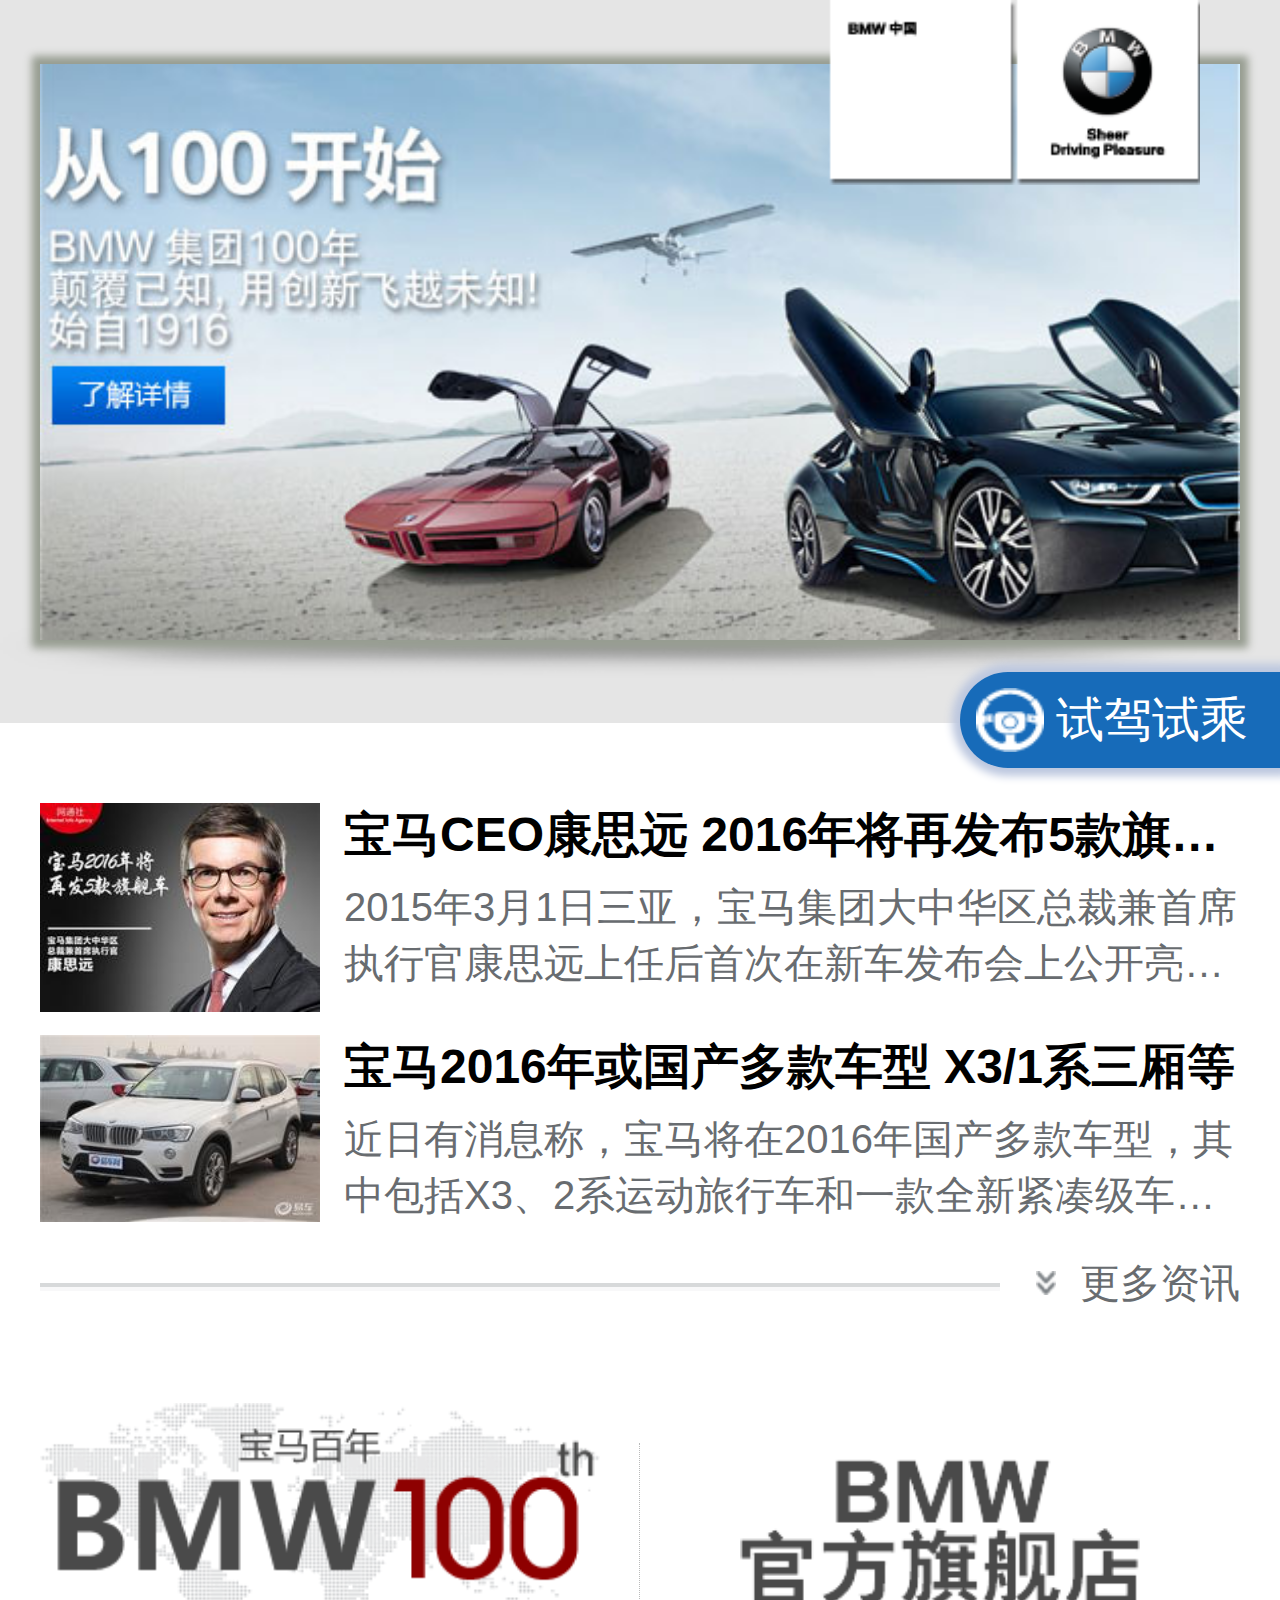
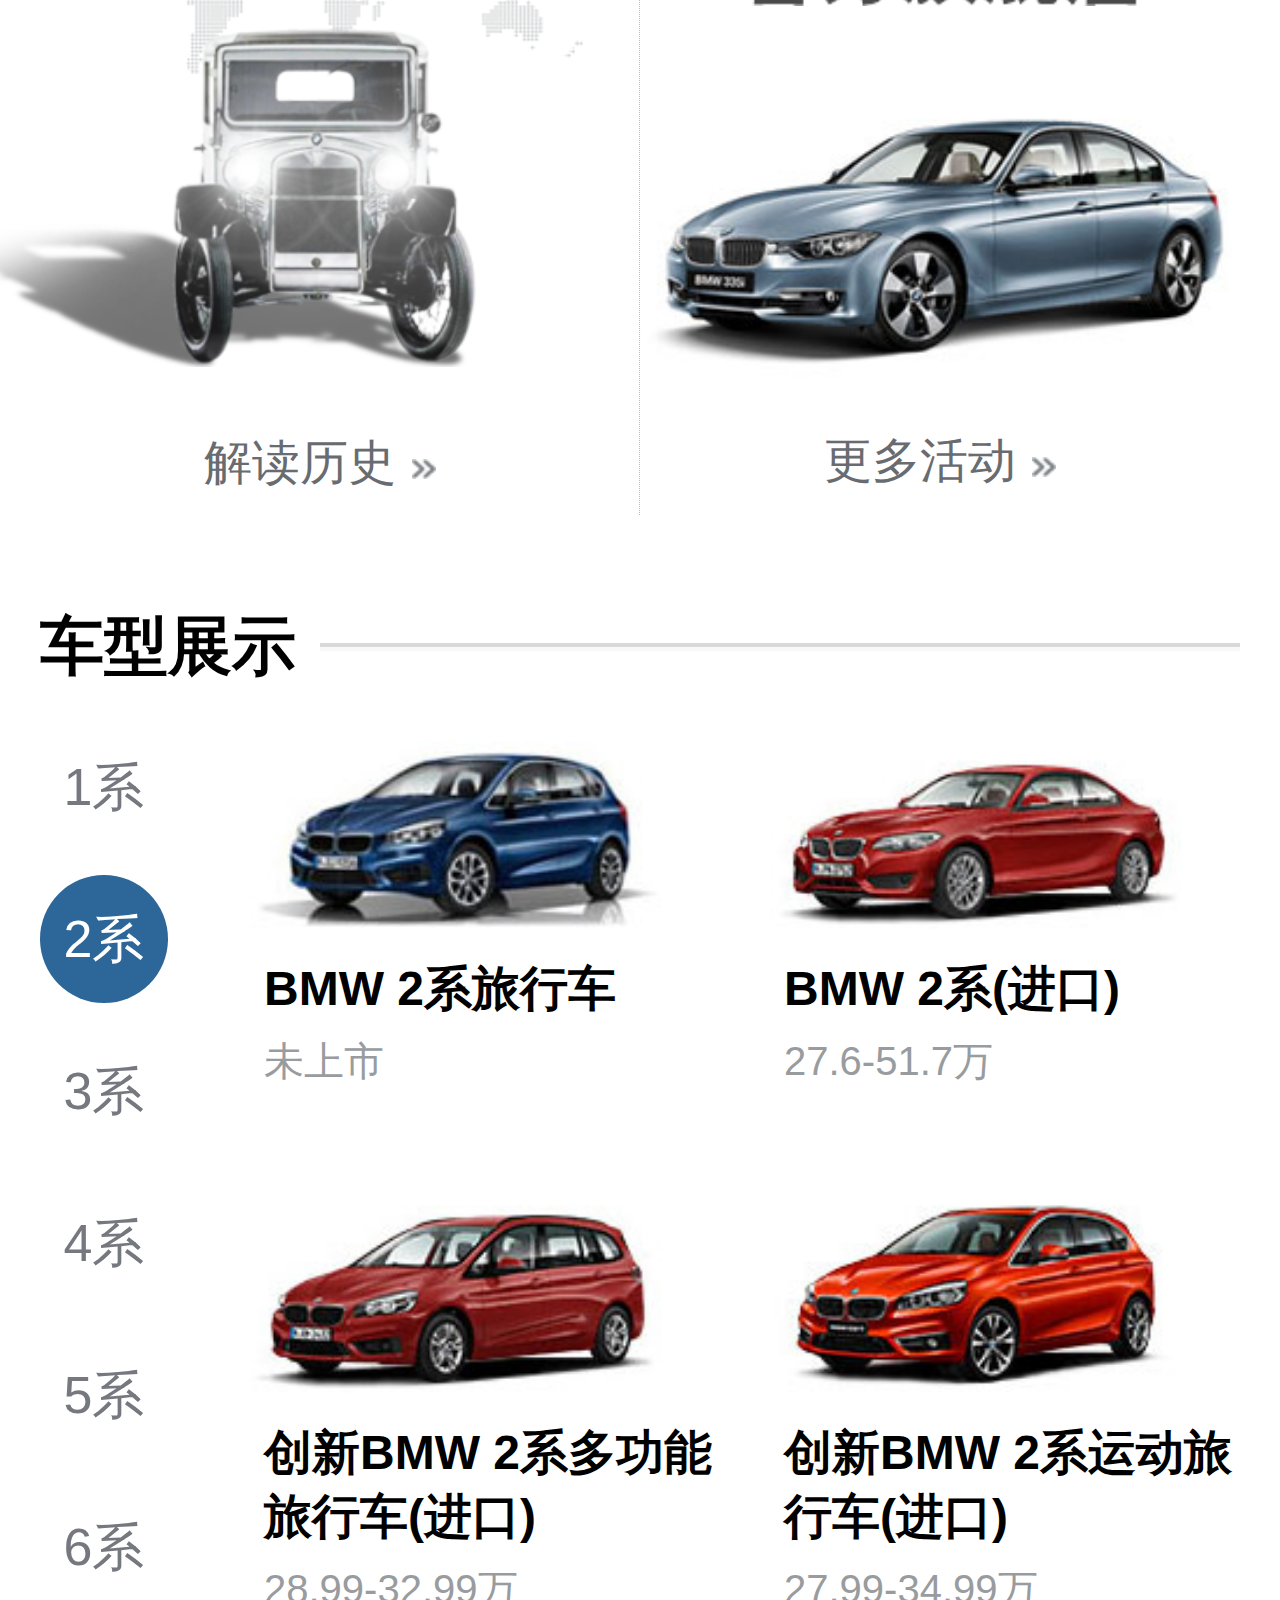
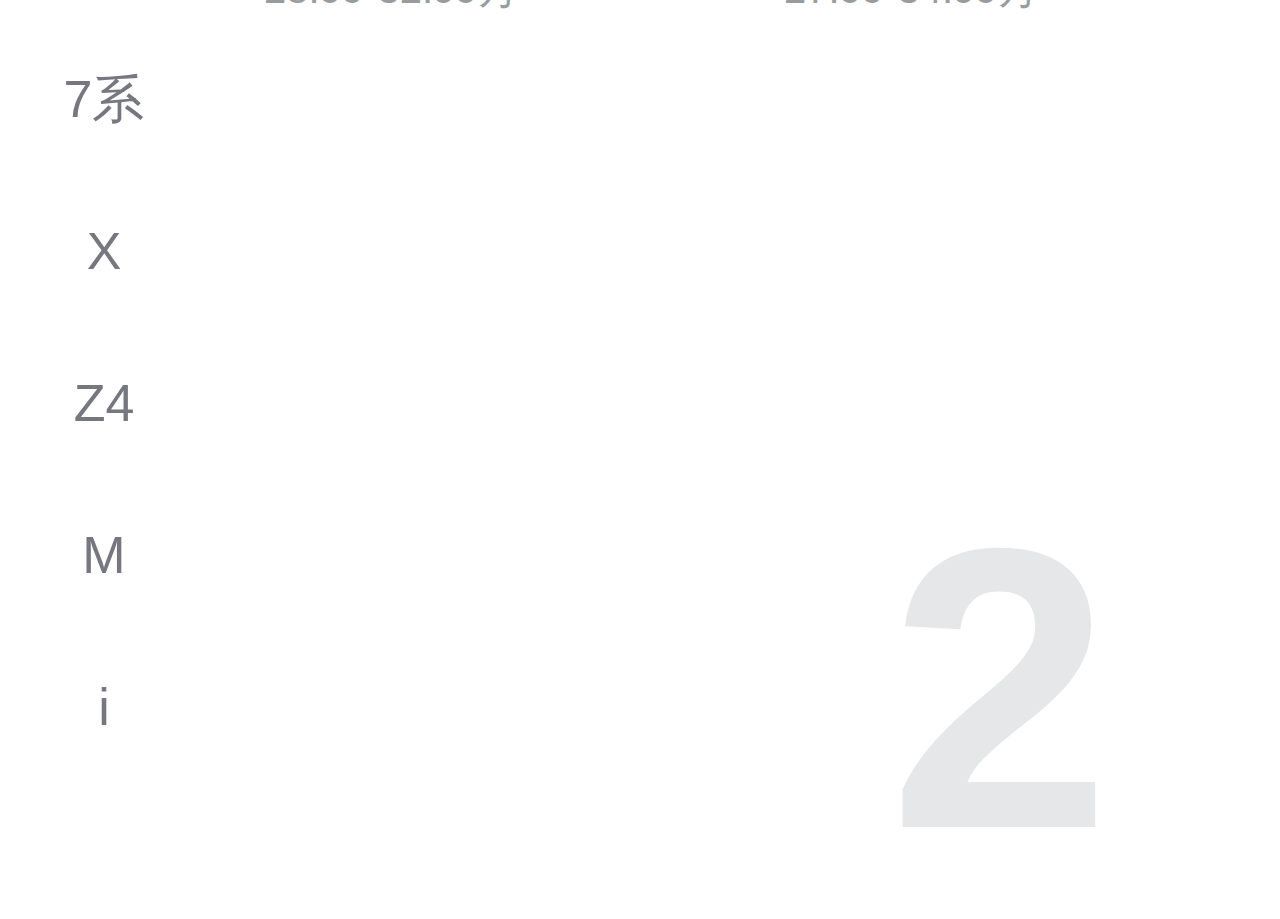
<file: index.html>
<!DOCTYPE html>
<html lang="en">
<head>
    <meta charset="UTF-8">
    <meta name="format-detection" content="telephone=no">
    <meta name="viewport" content="width=device-width, initial-scale=1, maximum-scale=1, user-scalable=no">
    <title>BMW中国</title>
    <link rel="stylesheet" href="css/index.css">
    <link rel="stylesheet" href="css/swiper.min.css">
</head>
<body>
    <img class="logo" src="img/logo.png" />
    <!-- 图片集 -->
    <div class="headDiv">
        <img class="head" src="img/head.jpg" />
    </div>

    <!--<div style="overflow-x: hidden;height: 10rem">-->
        <!--<div class="swiper-container">-->
            <!--<div class="swiper-wrapper">-->
                <!--<div class="swiper-slide">-->
                    <!--<img src="img/head.jpg" />-->
                <!--</div>-->
                <!--<div class="swiper-slide">-->
                    <!--<img src="img/picture.jpg" />-->
                <!--</div>-->
            <!--</div>-->
        <!--</div>-->
        <!--<div class="pagination"></div>-->
    <!--</div>-->
    <div id="dateDrive">试驾试乘</div>
    <div id="newsList">
        <div class="item">
            <img class="itemImg" src="img/news/news.jpg" />
            <p class="itemTitle">宝马CEO康思远 2016年将再发布5款旗舰车</p>
            <p class="itemInfo">2015年3月1日三亚，宝马集团大中华区总裁兼首席执行官康思远上任后首次在新车发布会上公开亮相，这一天是全新宝马旗舰轿车7系第五款车型730Li的上市。康思远向网通社表示：“全新BMW 730Li是同</p>
        </div>
        <div class="item">
            <img class="itemImg" src="img/news/news1.jpg" />
            <p class="itemTitle">宝马2016年或国产多款车型 X3/1系三厢等</p>
            <p class="itemInfo">近日有消息称，宝马将在2016年国产多款车型，其中包括X3、2系运动旅行车和一款全新紧凑级车型，按照目前已知消息看，该车型或为1系三厢版。 X3（进口） 面对来自奥迪Q5和奔驰GLC的压力，宝</p>
        </div>
    </div>
    <div class="moreDiv"><div class="line"></div><div id="moreNews">更多资讯</div></div>
    <div id="bmw">
        <div class="themeLeft">
            <img class="light" src="img/light.png" />
            <img class="oldCar" src="img/1-oldCar.png" />
            <div class="history">解读历史<img class="arrowRight" src="img/arrowRight.png"></div>
        </div>
        <div class="themeRight">
            <img class="marketTitle" src="img/1-marketTitle.png" />
            <img class="marketCar" src="img/1-marketCar.jpg" />
            <div id="moreAct">更多活动<img class="arrowRight" src="img/arrowRight.png"></div>
        </div>
    </div>
    <div class="cdFrame">
        <p class="cdTitle">车型展示</p><div class="line"></div>
    </div>
    <div class="carList">
        <div id="activeBg"></div>
        <div id="lIndex"></div>
        <div id="rInfo"></div>
        <p id="num"></p>
    </div>

    <script type="text/javascript" src="js/jquery-1.8.0.min.js"></script>
    <script type="text/javascript" src="js/rem.js"></script>
    <script type="text/javascript" src="js/data.js"></script>
    <script type="text/javascript" src="js/carList.js"></script>
    <!--<script type="text/javascript" src="js/swiper.min.js"></script>-->
    <script type="text/javascript">
        $(document).ready(function () {
//            var mainSwiper= new Swiper('.swiper-container', {
//                direction: 'horizontal',
//                loop: true,
//                pagination: '.pagination',
////                effect: 'cube',
//                slideShadows: false,
//                shadow: false,
////                shadowOffset: '1px',
////                autoplay: 4000
//            });

            $('#dateDrive').click(function(){
                window.location.href="dateDrive.html";
            });

            $('.headDiv').click(function(){
                window.location.href="play.html";
            });

            $('#bmw').find('.history').click(function(){
                window.location.href="http://www.bmw.com.cn/cn_mobi/zh/insights/events/pool/100years/overview.html?from=singlemessage&isappinstalled=0#rd";
            });

            $('#moreNews').click(function(){
                window.location.href="newsList.html";
            });

            $('#newsList').find('.item').click(function(){
                var index=$(this).index();
                if (index==0) {
                    window.location.href="newsDetail.html";
                } else  {
                    window.location.href="newsDetail1.html";
                }
            });

        })
    </script>
</body>
</html>
</file>
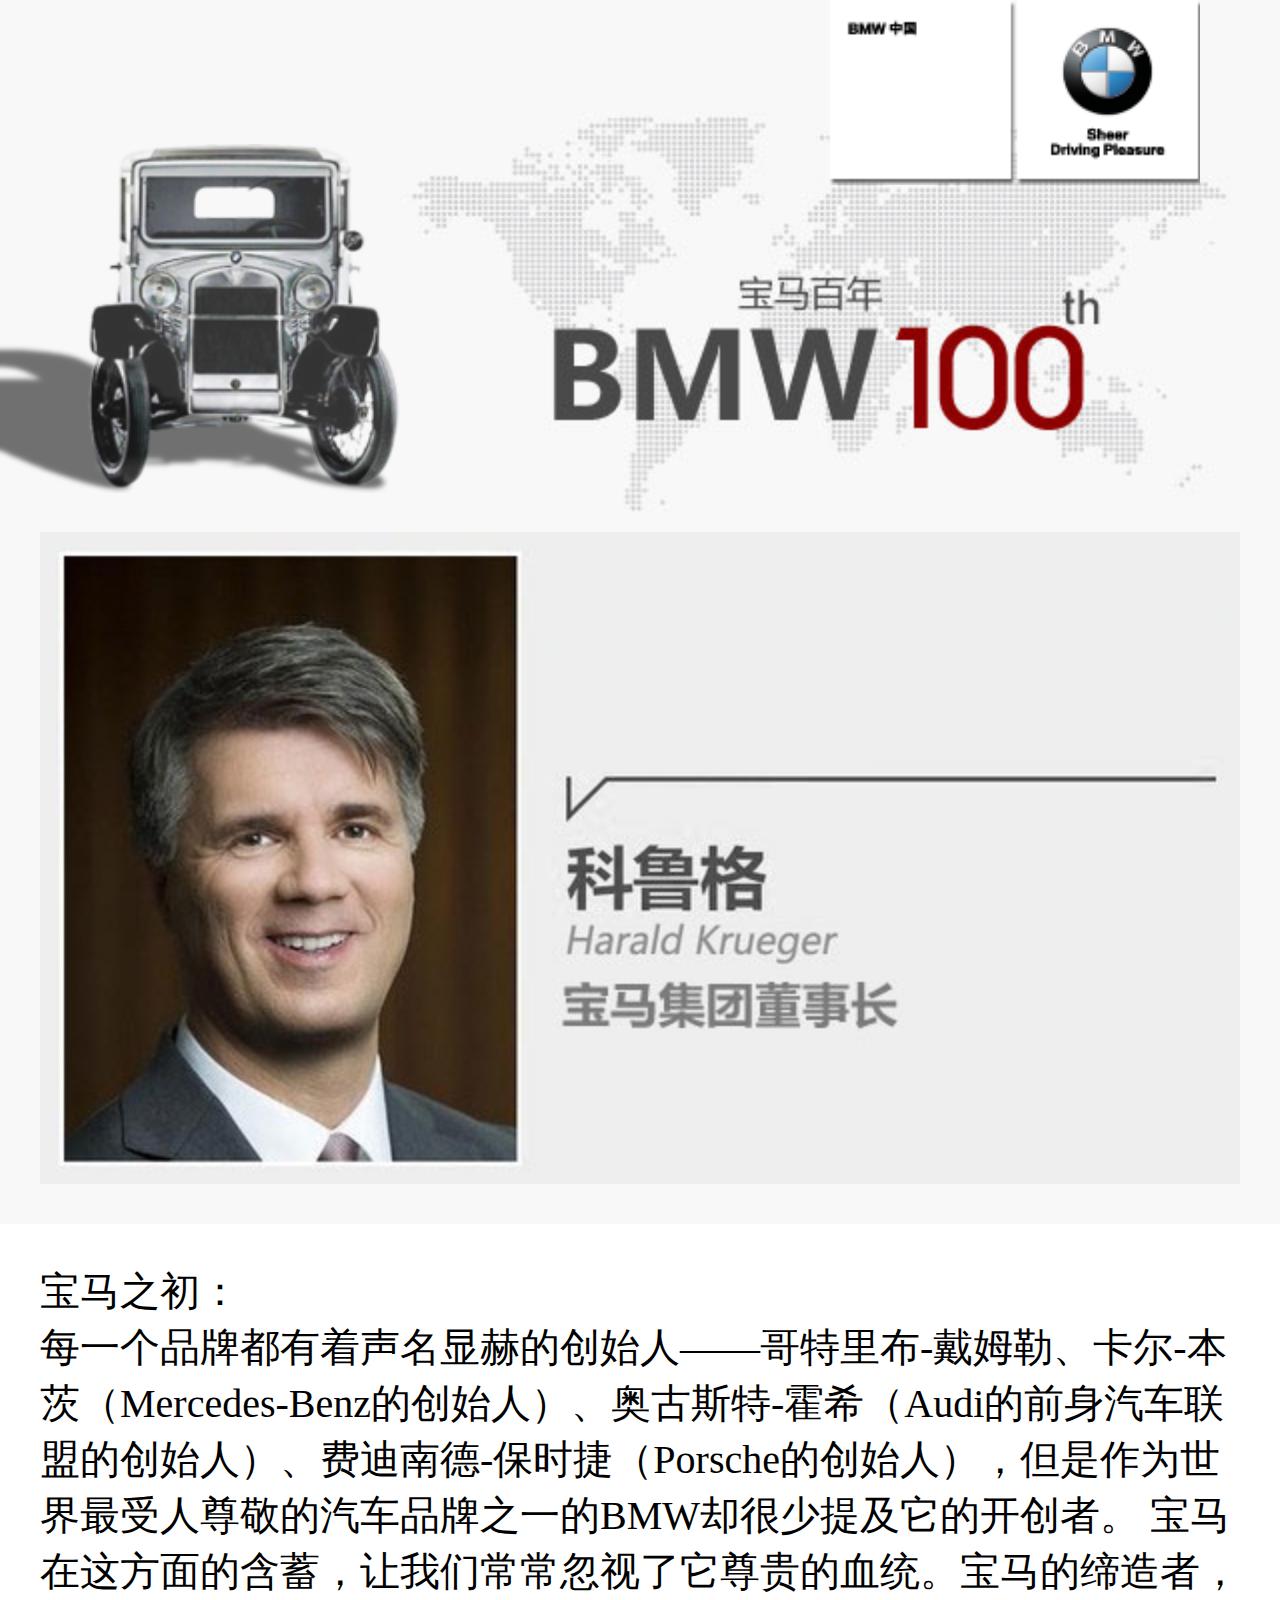
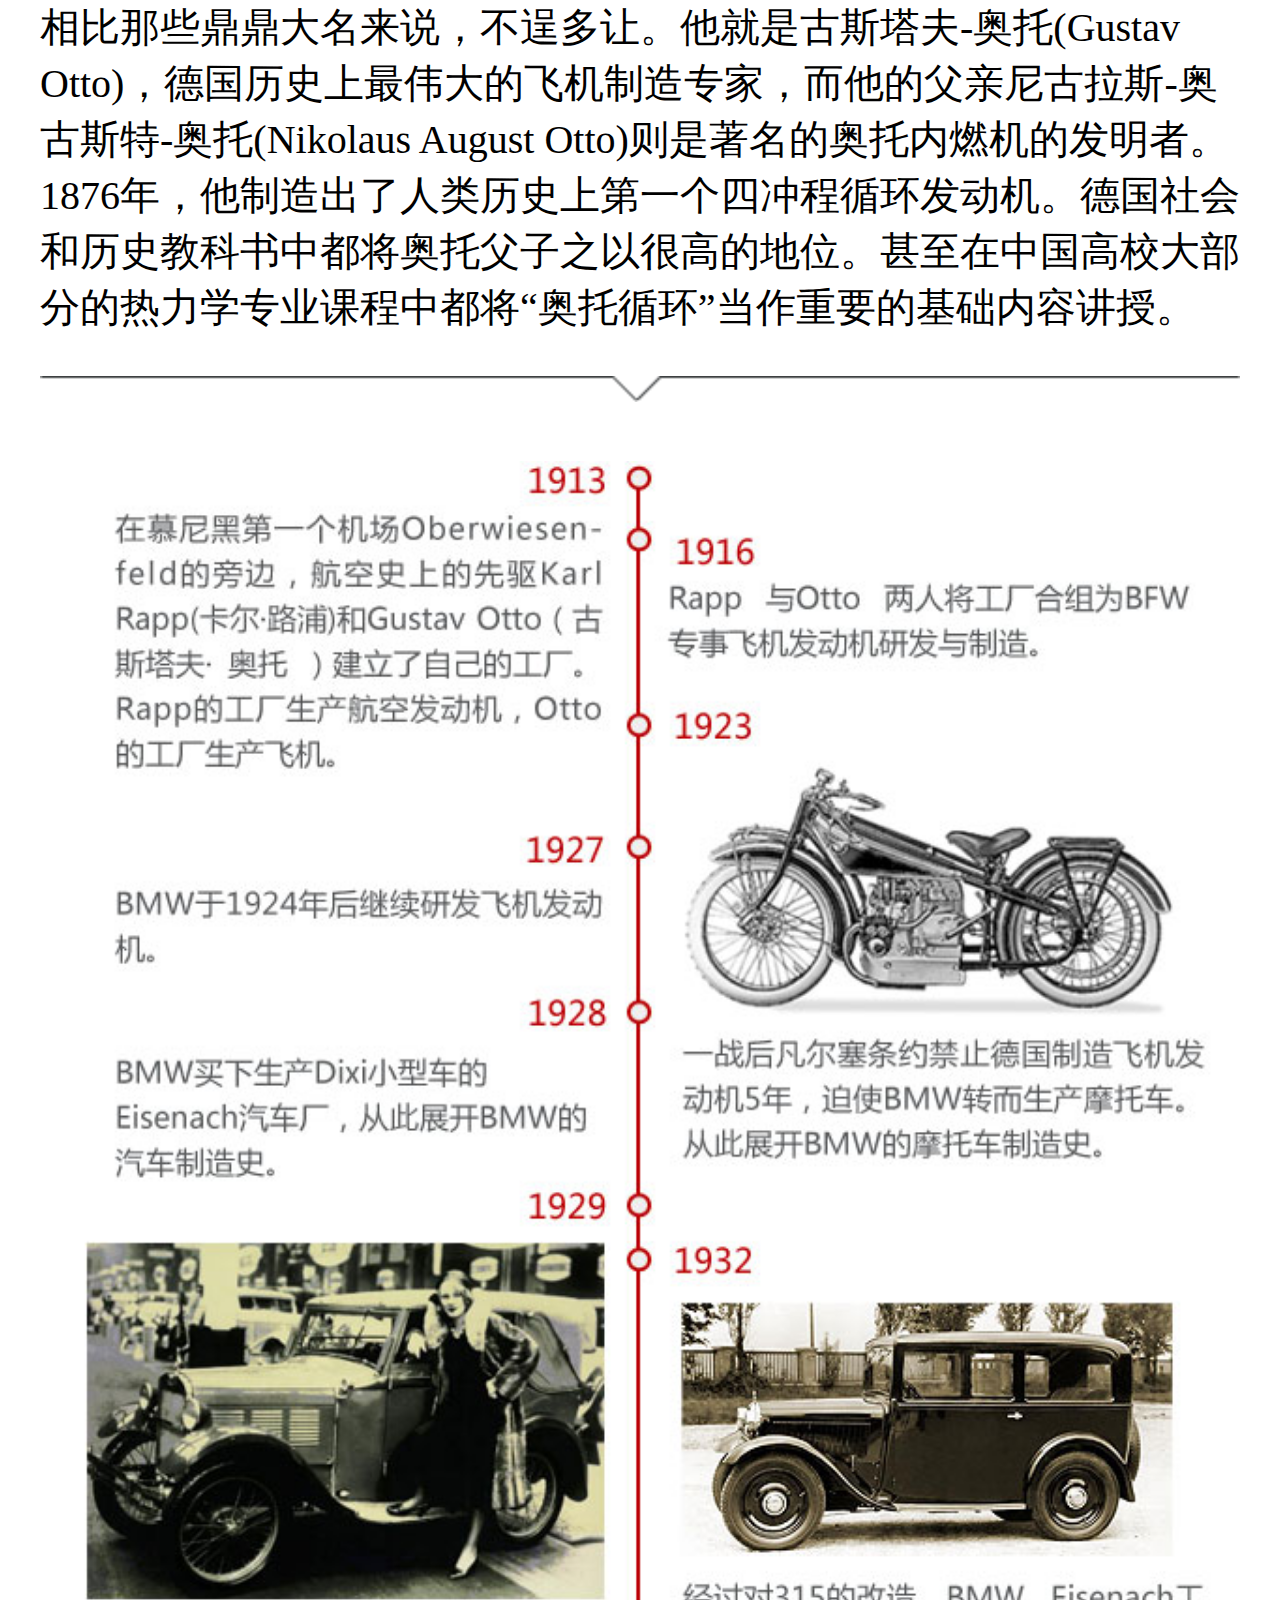
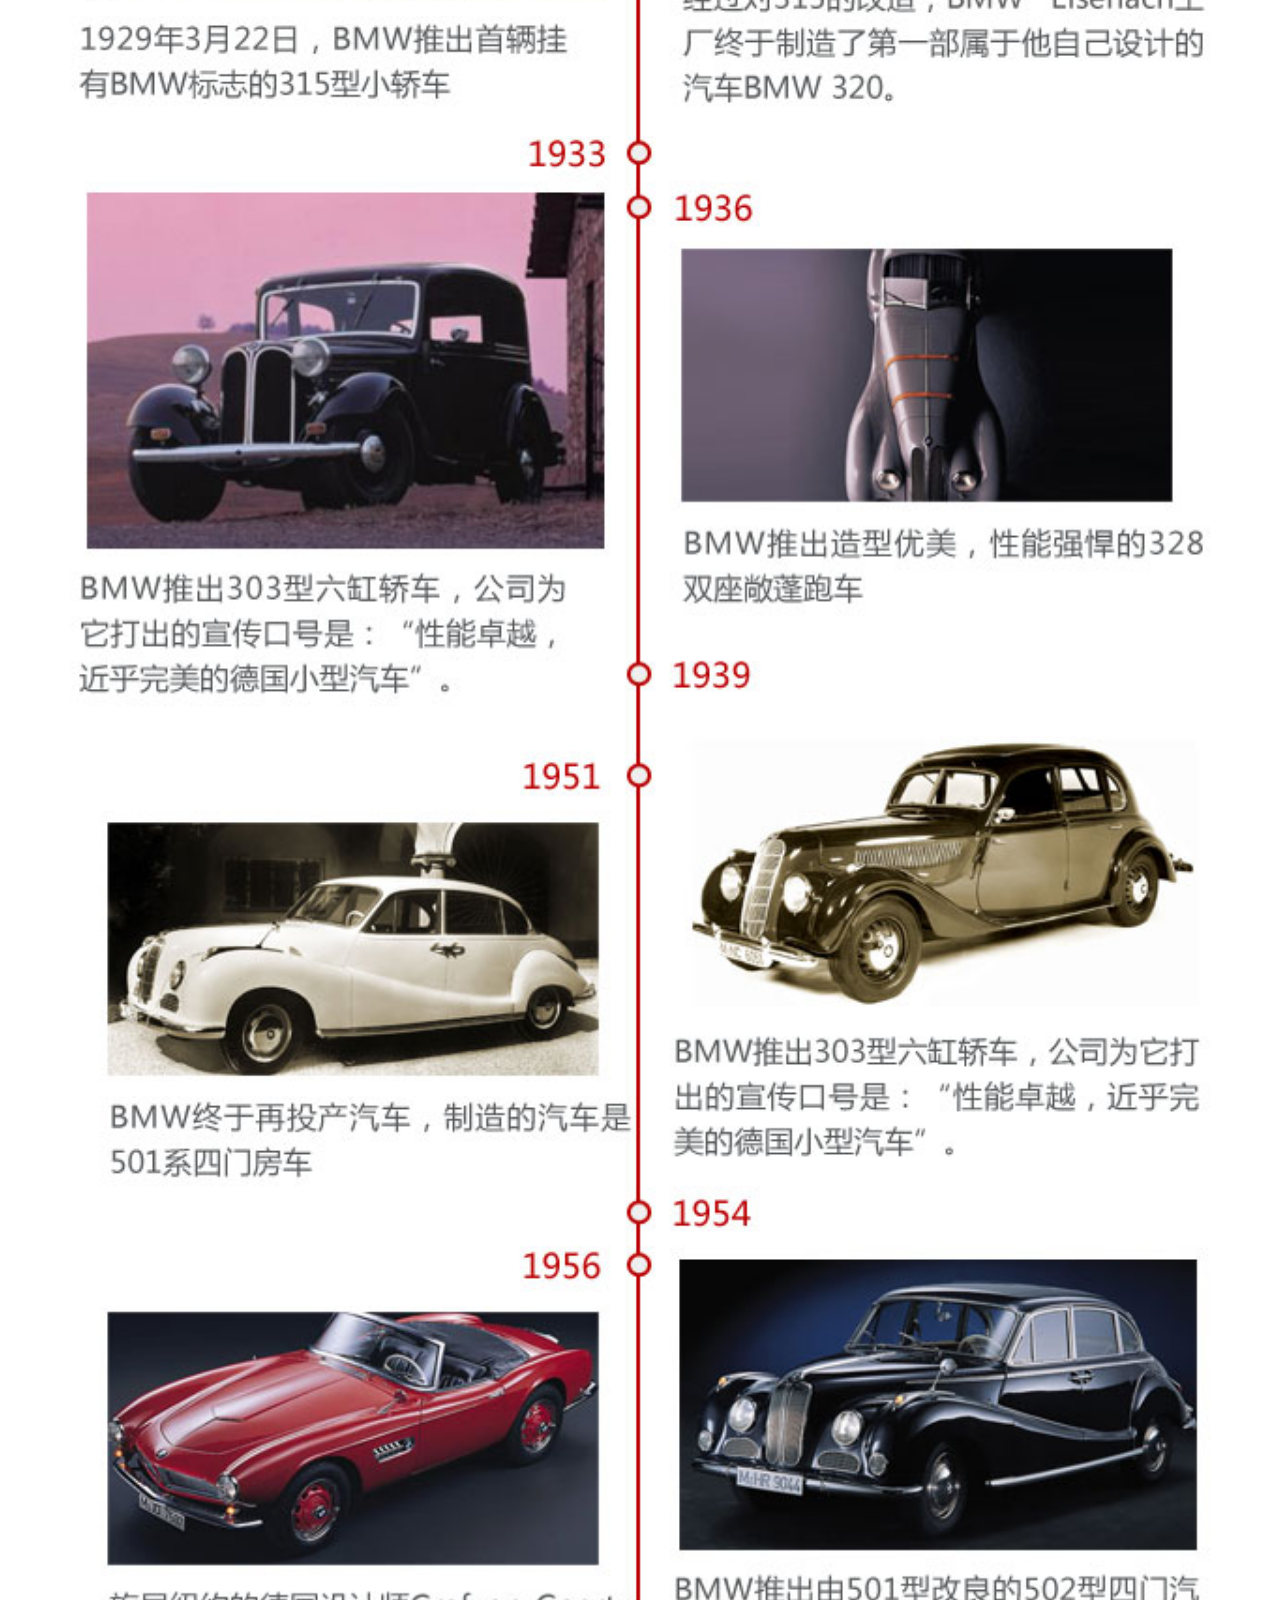
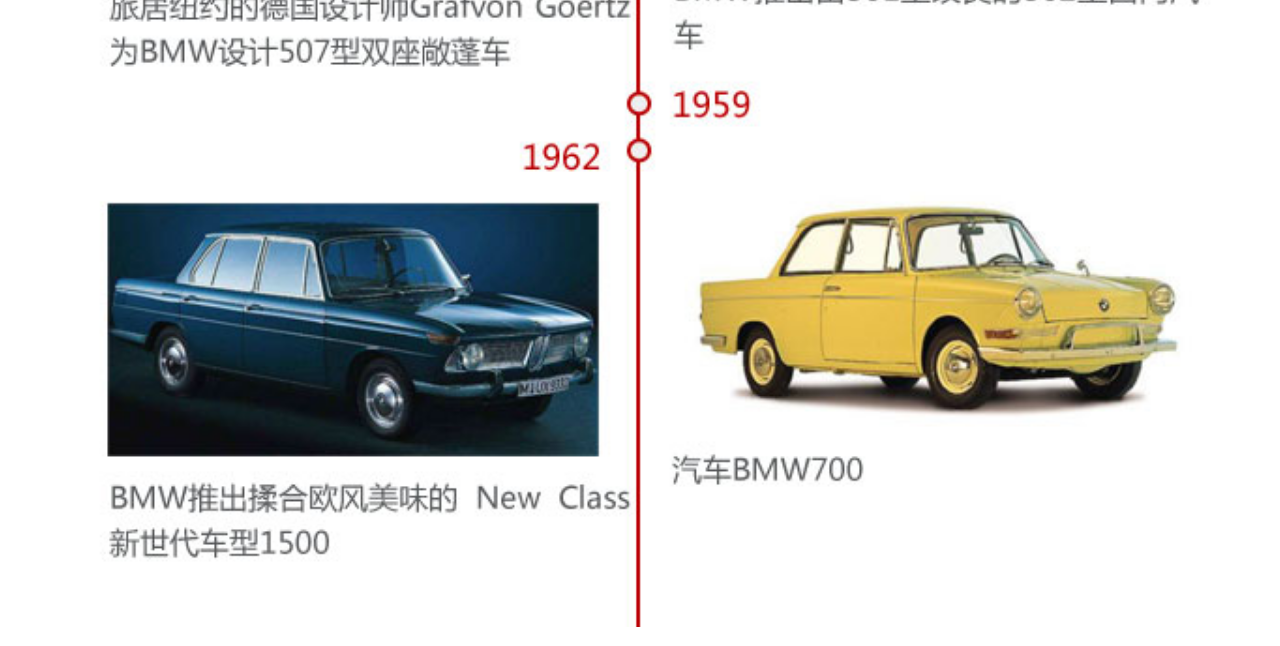
<file: bmw.html>
<!DOCTYPE html>
<html lang="en">
<head>
    <meta charset="UTF-8">
    <meta name="format-detection" content="telephone=no">
    <meta name="viewport" content="width=device-width, initial-scale=1, maximum-scale=1, user-scalable=no">
    <title>BMW中国</title>
    <link rel="stylesheet" href="css/bmw.css">
</head>
<body>
    <img class="logo" src="img/logo.png" />
    <div class="topFrame">
        <img class="car" src="img/2-car.png" />
        <img class="bmw100" src="img/bmw100.jpg" />
        <img class="chairman" src="img/2-chairman.jpg" />
    </div>
    <div class="contentFrame">
        <p class="intro" style="margin-top: 0.5rem">宝马之初：</p>
        <p class="intro">每一个品牌都有着声名显赫的创始人——哥特里布-戴姆勒、卡尔-本茨（Mercedes-Benz的创始人）、奥古斯特-霍希（Audi的前身汽车联盟的创始人）、费迪南德-保时捷（Porsche的创始人），但是作为世界最受人尊敬的汽车品牌之一的BMW却很少提及它的开创者。  宝马在这方面的含蓄，让我们常常忽视了它尊贵的血统。宝马的缔造者，相比那些鼎鼎大名来说，不逞多让。他就是古斯塔夫-奥托(Gustav Otto)，德国历史上最伟大的飞机制造专家，而他的父亲尼古拉斯-奥古斯特-奥托(Nikolaus August Otto)则是著名的奥托内燃机的发明者。1876年，他制造出了人类历史上第一个四冲程循环发动机。德国社会和历史教科书中都将奥托父子之以很高的地位。甚至在中国高校大部分的热力学专业课程中都将“奥托循环”当作重要的基础内容讲授。</p>
        <img class="arrowLine" src="img/2-arrowLine.png" />
        <img class="bmwHistory" src="img/2-bmwHistory.jpg" />
    </div>

    <script type="text/javascript" src="js/jquery-1.8.0.min.js"></script>
    <script type="text/javascript" src="js/rem.js"></script>
</body>
</html>
</file>
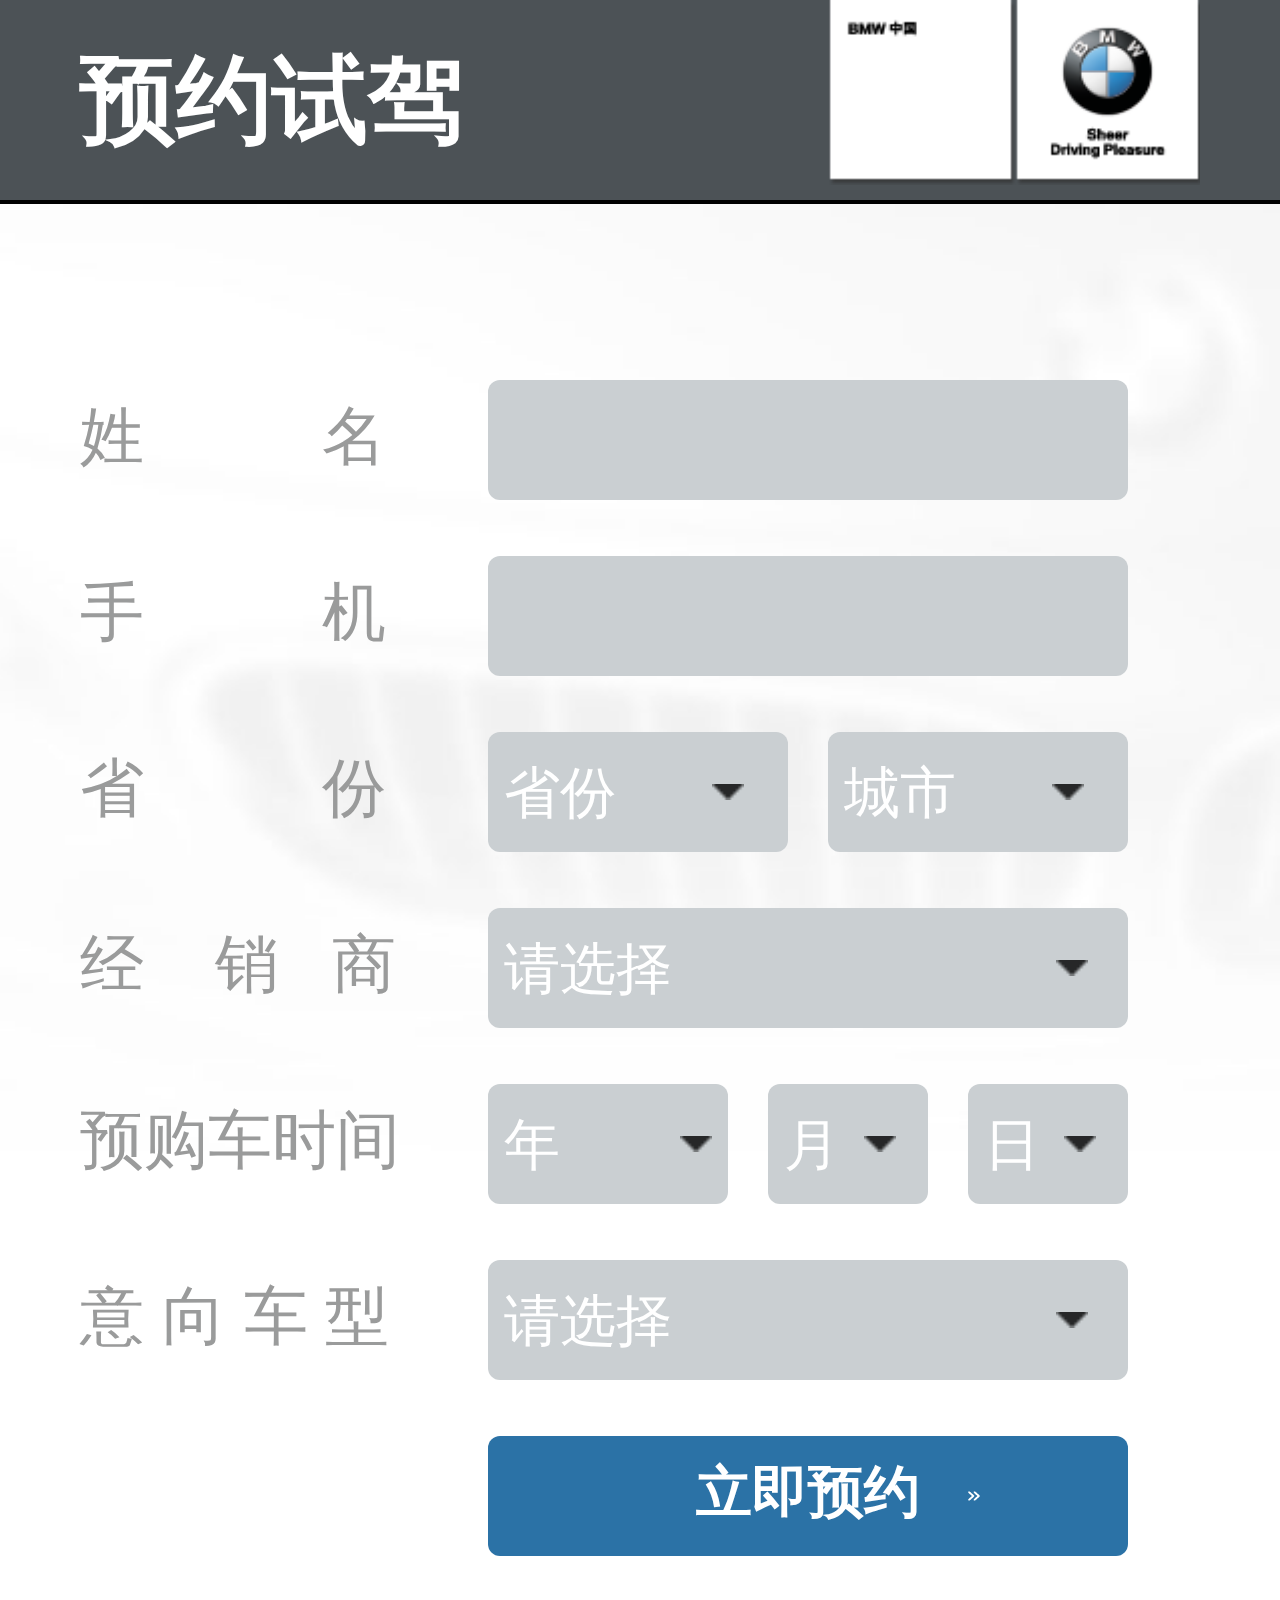
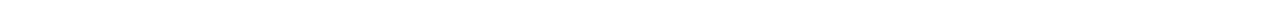
<file: dateDrive.html>
<!DOCTYPE html>
<html lang="en">
<head>
    <meta charset="UTF-8">
    <meta name="format-detection" content="telephone=no">
    <meta name="viewport" content="width=device-width, initial-scale=1, maximum-scale=1, user-scalable=no">
    <title>BMW中国</title>
    <link rel="stylesheet" href="css/common.css">
    <link rel="stylesheet" href="css/dateDrive.css">
</head>
<body>
    <img class="logo" src="img/logo.png" />
    <div class="topFrame"><p class="themeTitle">预约试驾</p></div>
    <div class="contentFrame">
        <div class="leftDiv">
            <p>姓&nbsp;&nbsp;&nbsp;&nbsp;&nbsp;&nbsp;&nbsp;&nbsp;&nbsp;&nbsp;名</p>
            <p>手&nbsp;&nbsp;&nbsp;&nbsp;&nbsp;&nbsp;&nbsp;&nbsp;&nbsp;&nbsp;机</p>
            <p>省&nbsp;&nbsp;&nbsp;&nbsp;&nbsp;&nbsp;&nbsp;&nbsp;&nbsp;&nbsp;份</p>
            <p>经&nbsp;&nbsp;&nbsp;&nbsp;销&nbsp;&nbsp;&nbsp;商</p>
            <p>预购车时间</p>
            <p>意&nbsp;向&nbsp;车&nbsp;型</p>
        </div>
        <div class="rightDiv">
            <input type="text" />
            <input type="tel"/>
            <select class="s2"><option>省份</option></select><select class="s2"><option>城市</option></select>
            <select ><option>请选择</option></select>
            <div><select class="s3"><option>年</option></select><select class="s4"><option>月</option></select><select class="s4"><option>日</option></select></div>
            <select><option>请选择</option></select>
            <div id="submitInfo">立即预约</div>
        </div>

    </div>

    <script type="text/javascript" src="js/jquery-1.8.0.min.js"></script>
    <script type="text/javascript" src="js/rem.js"></script>
</body>
</html>
</file>
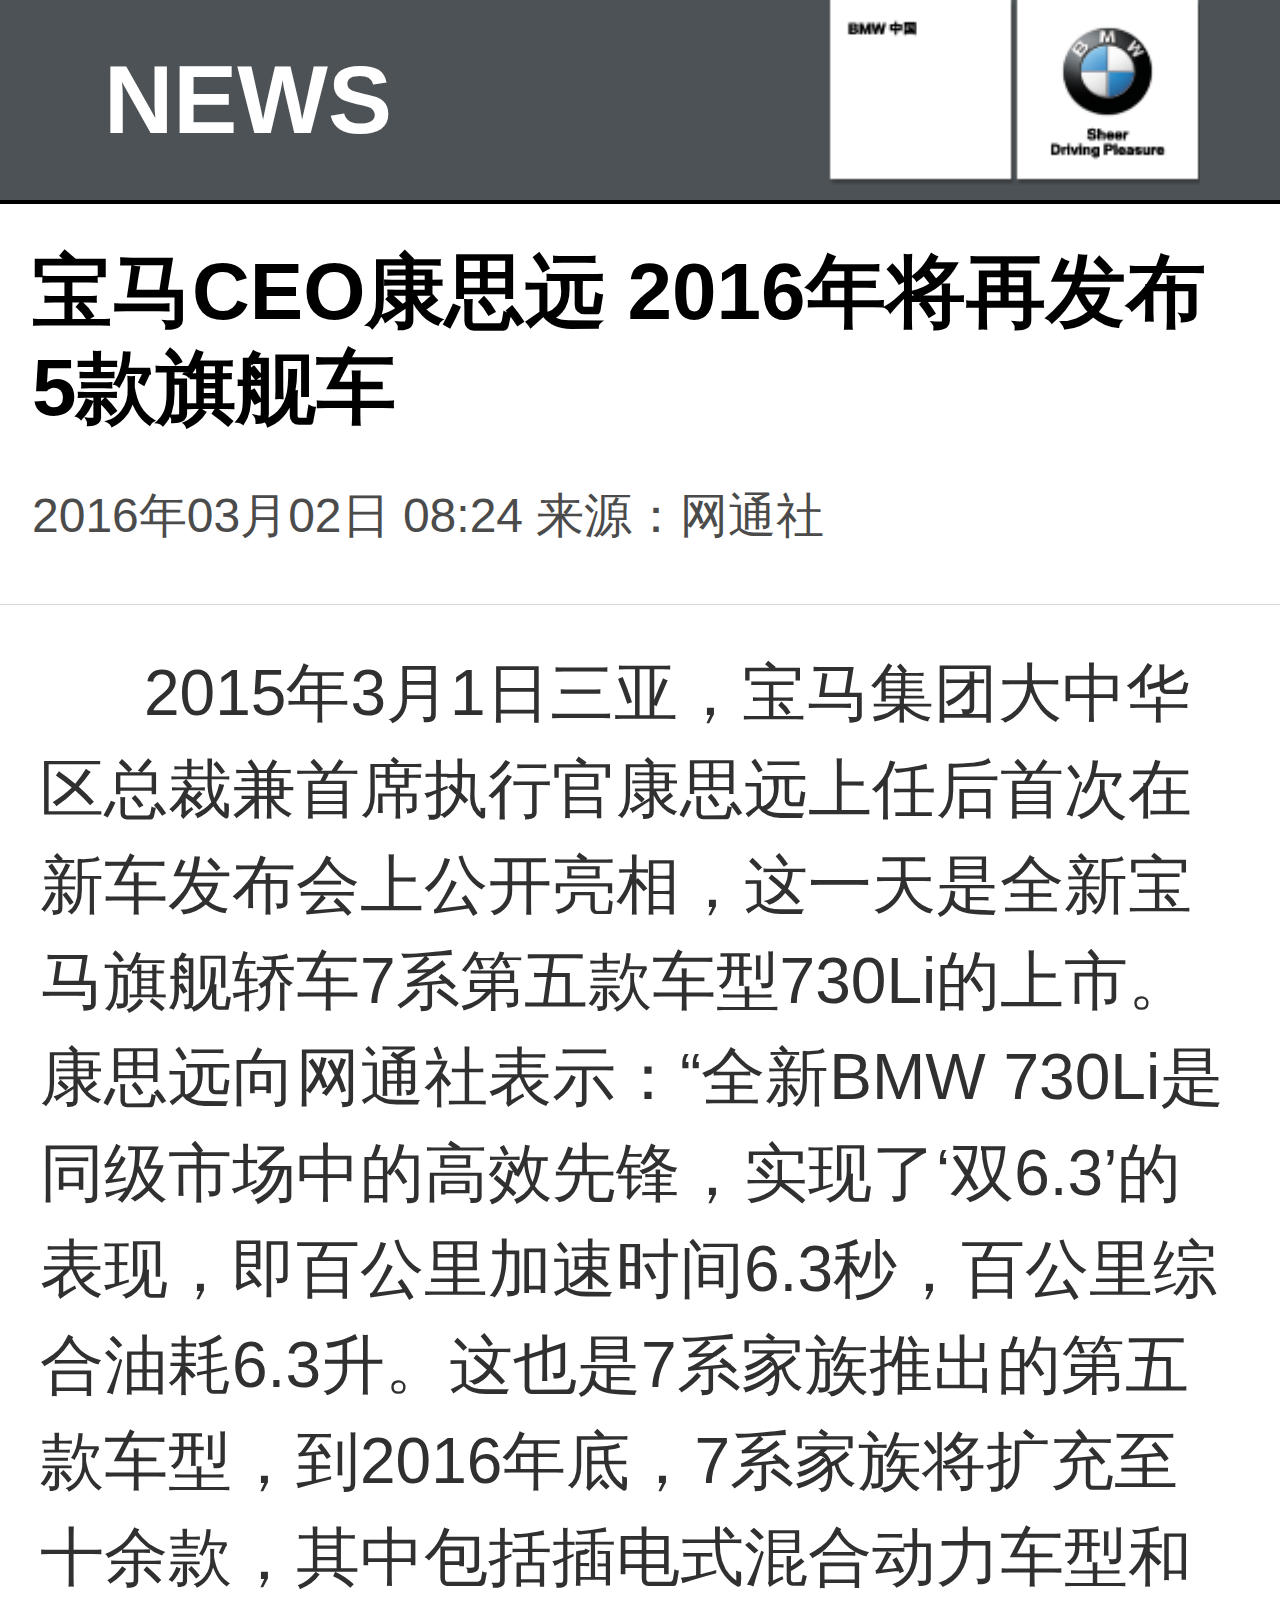
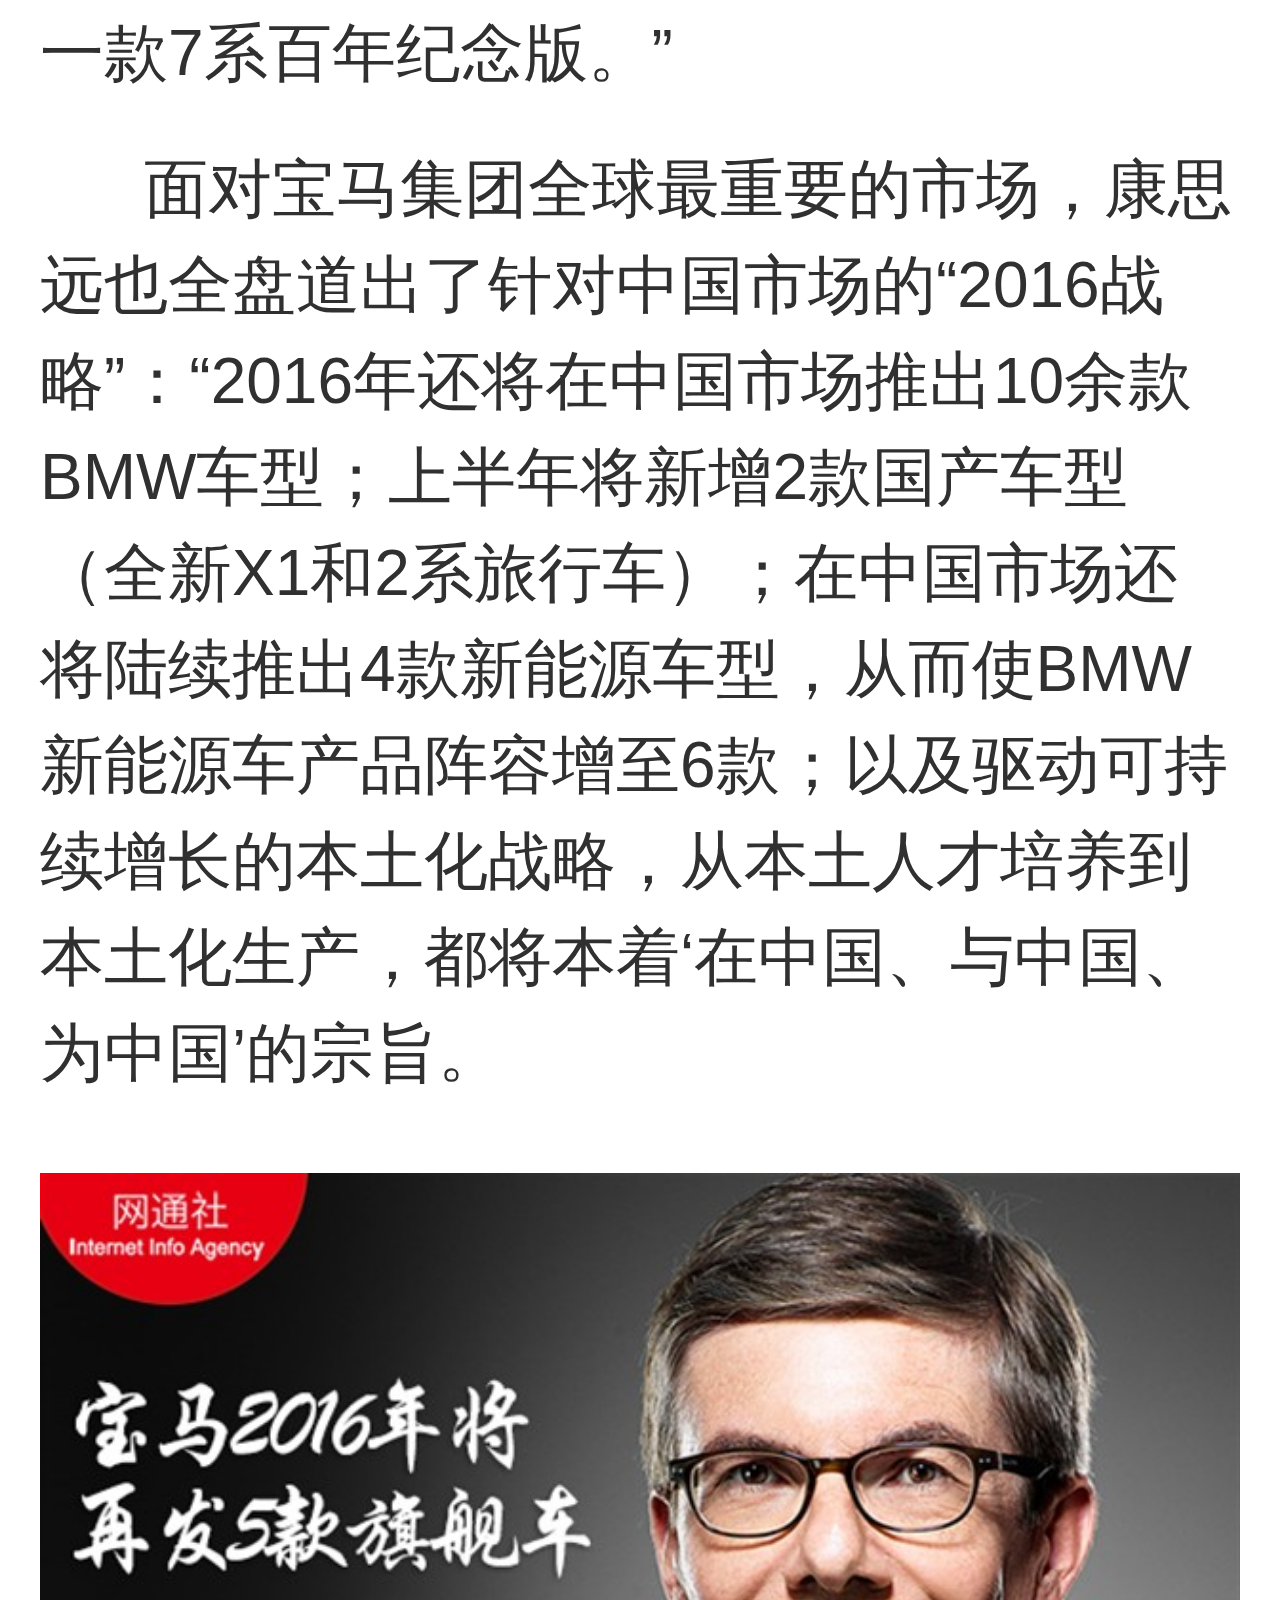
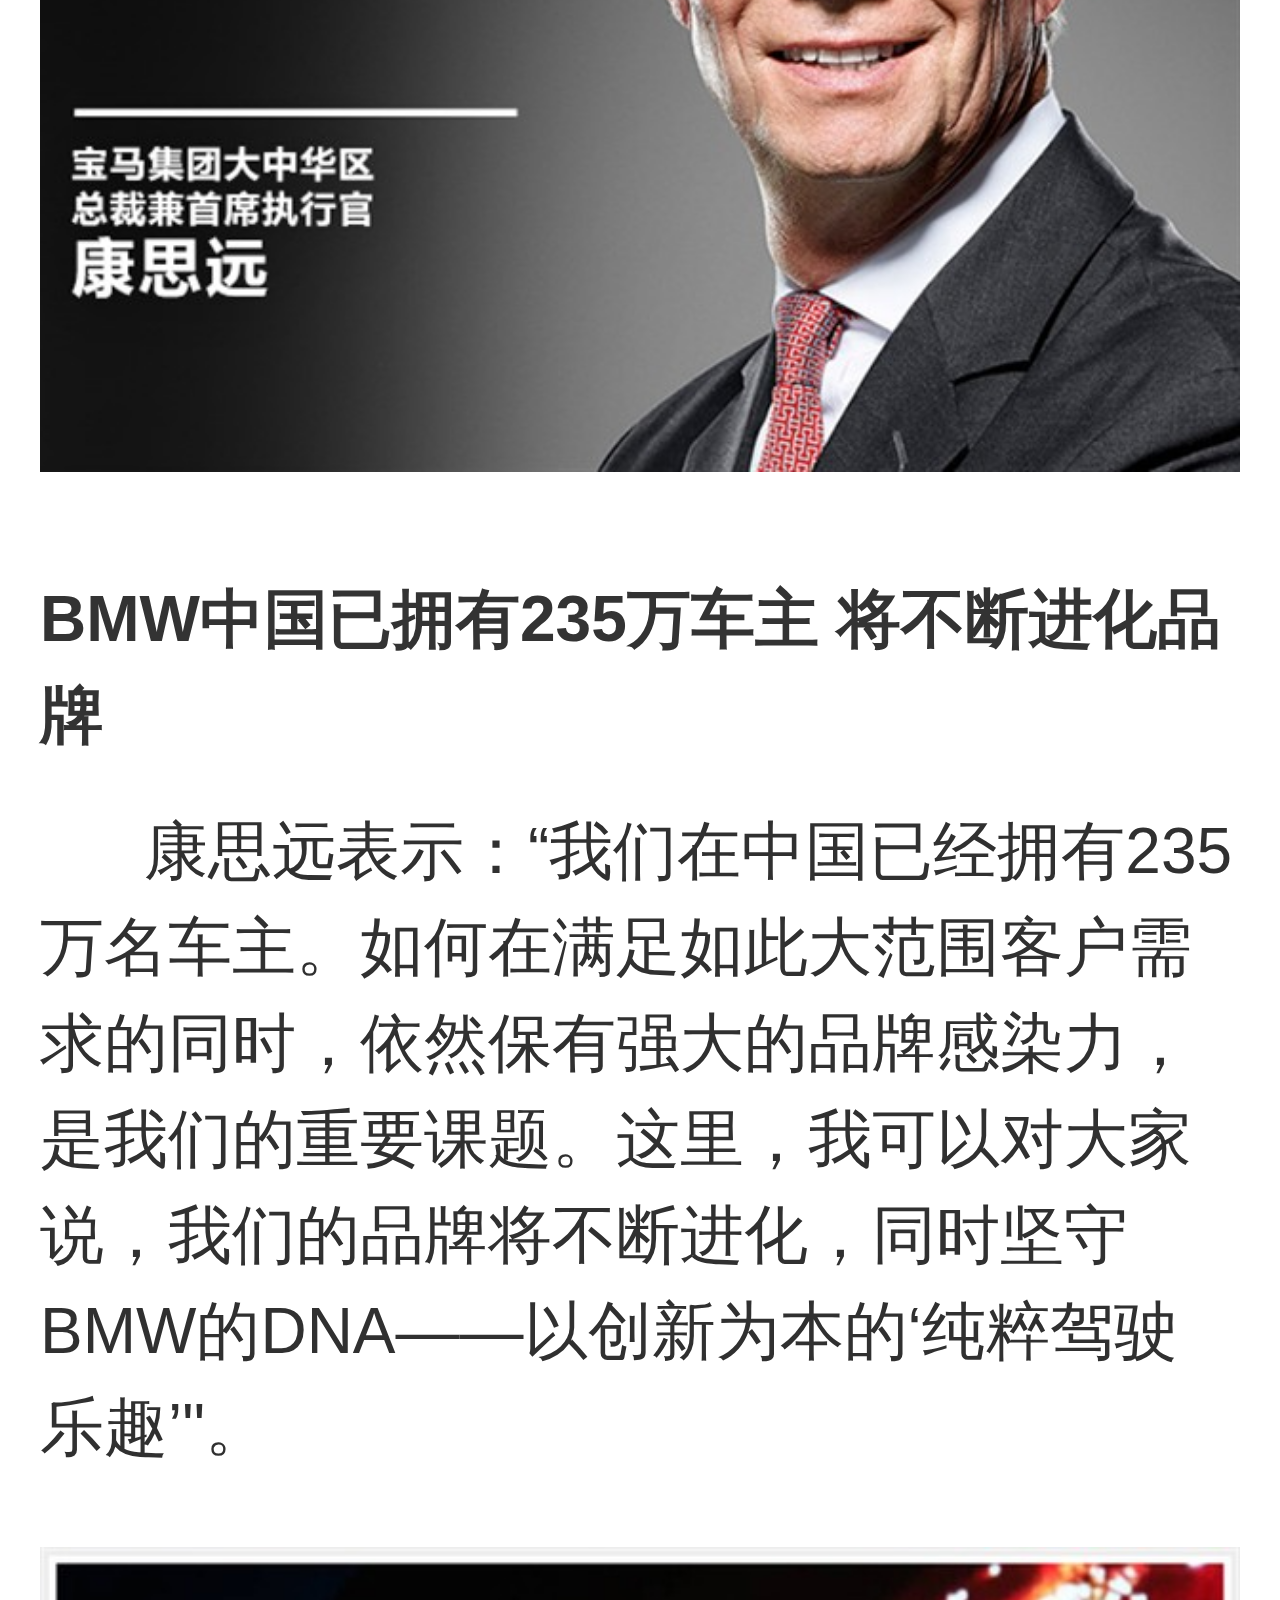
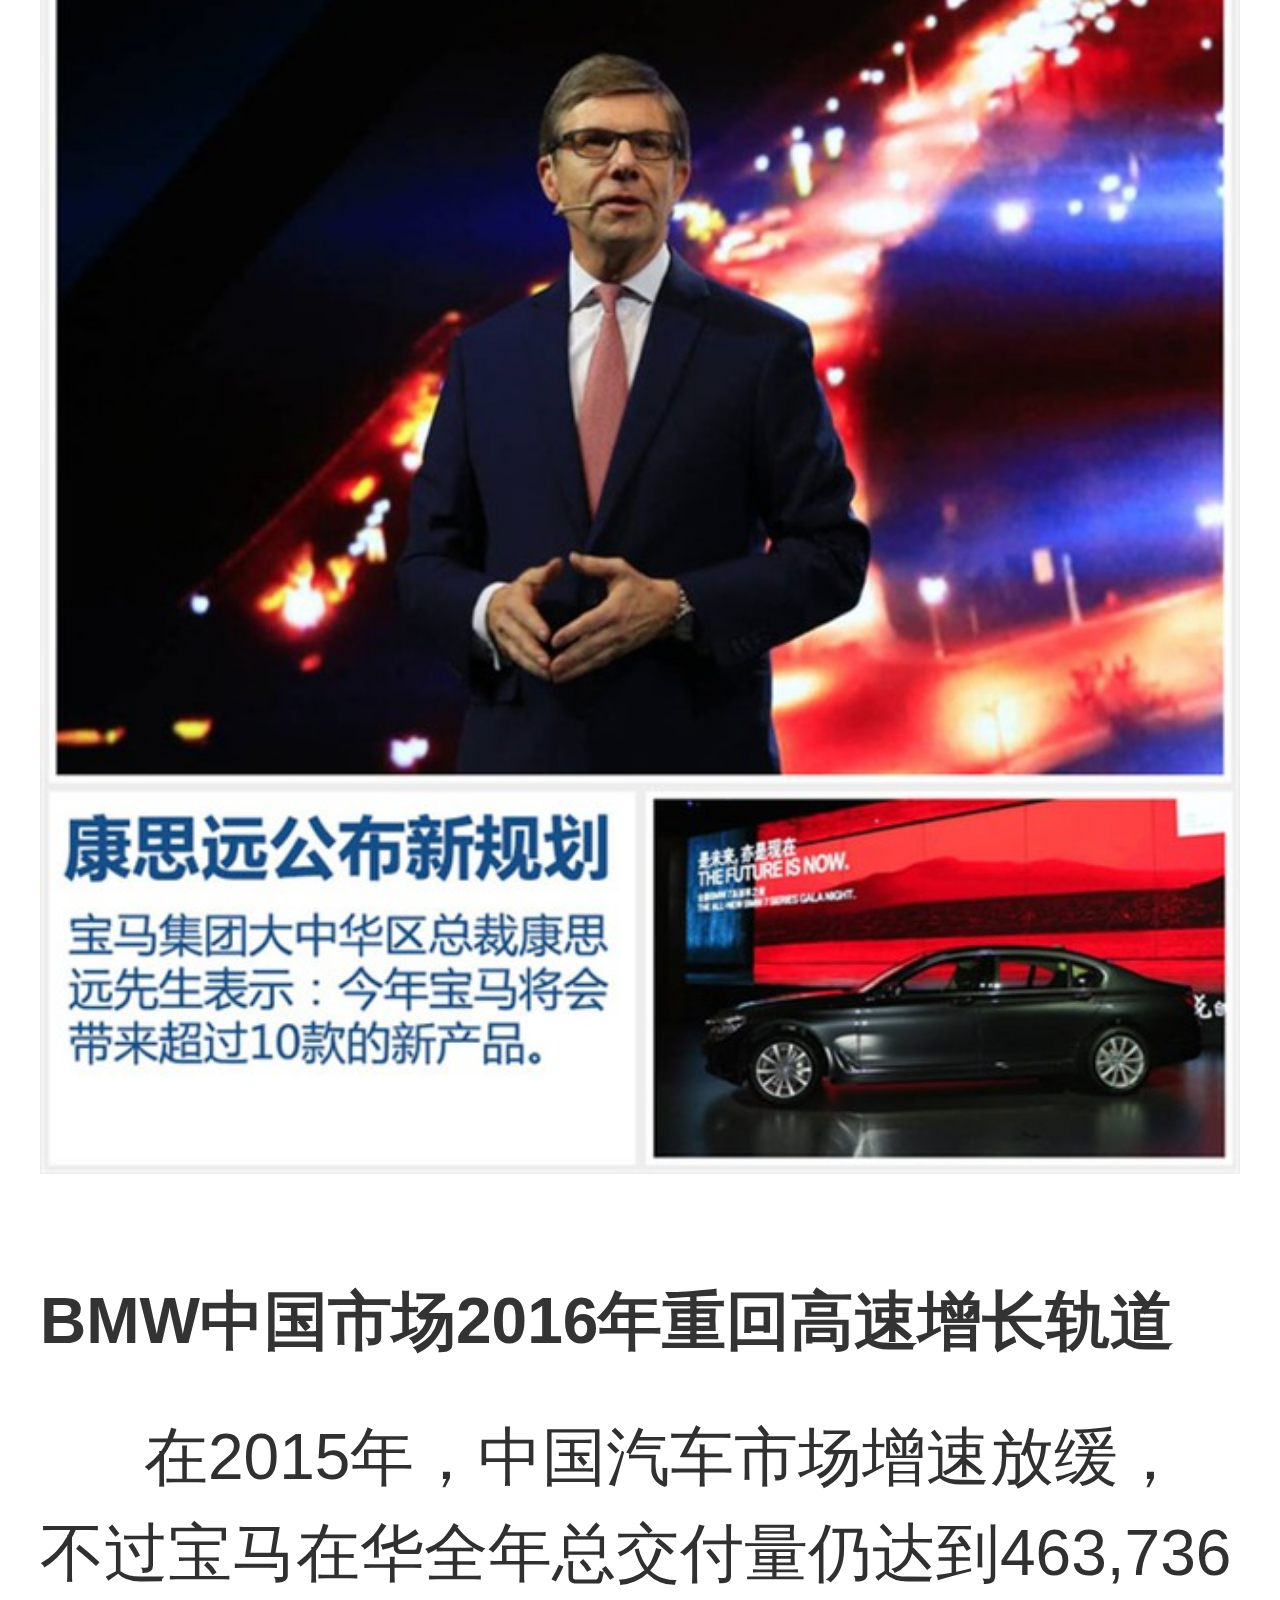
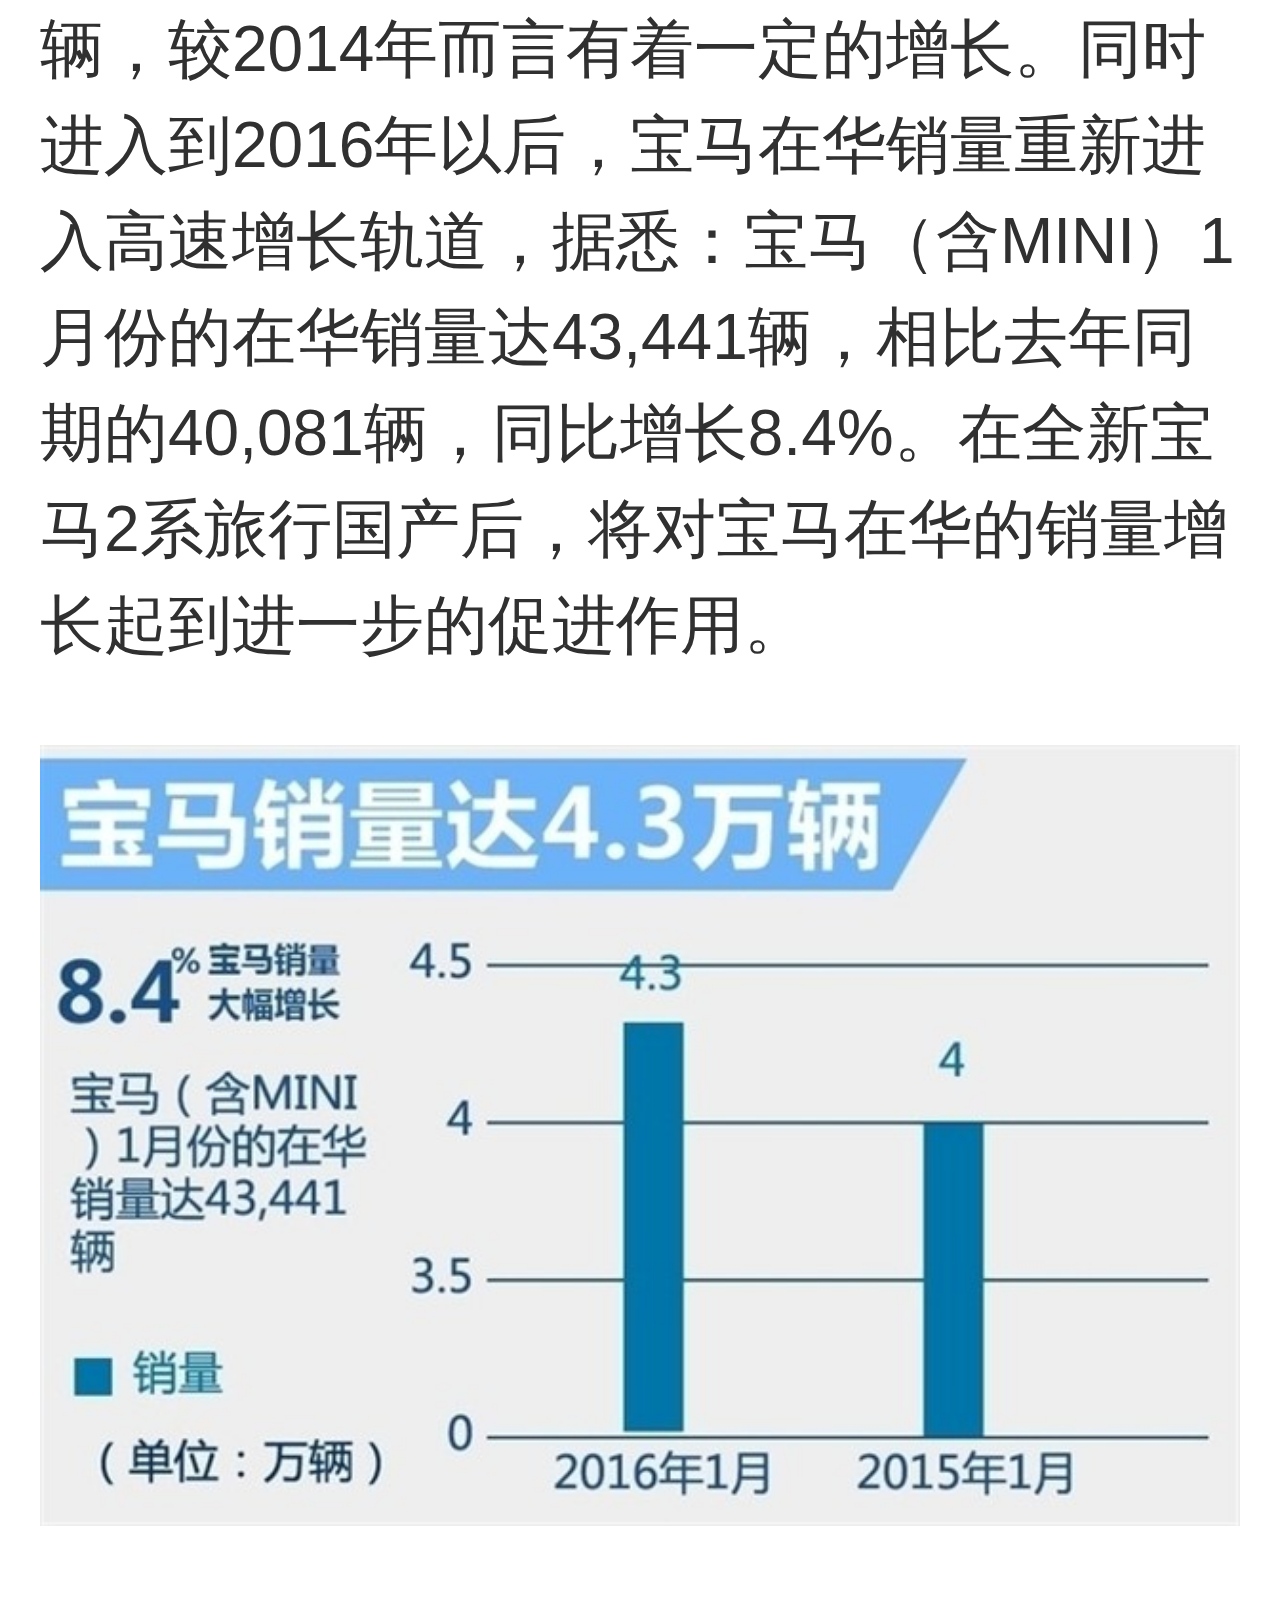
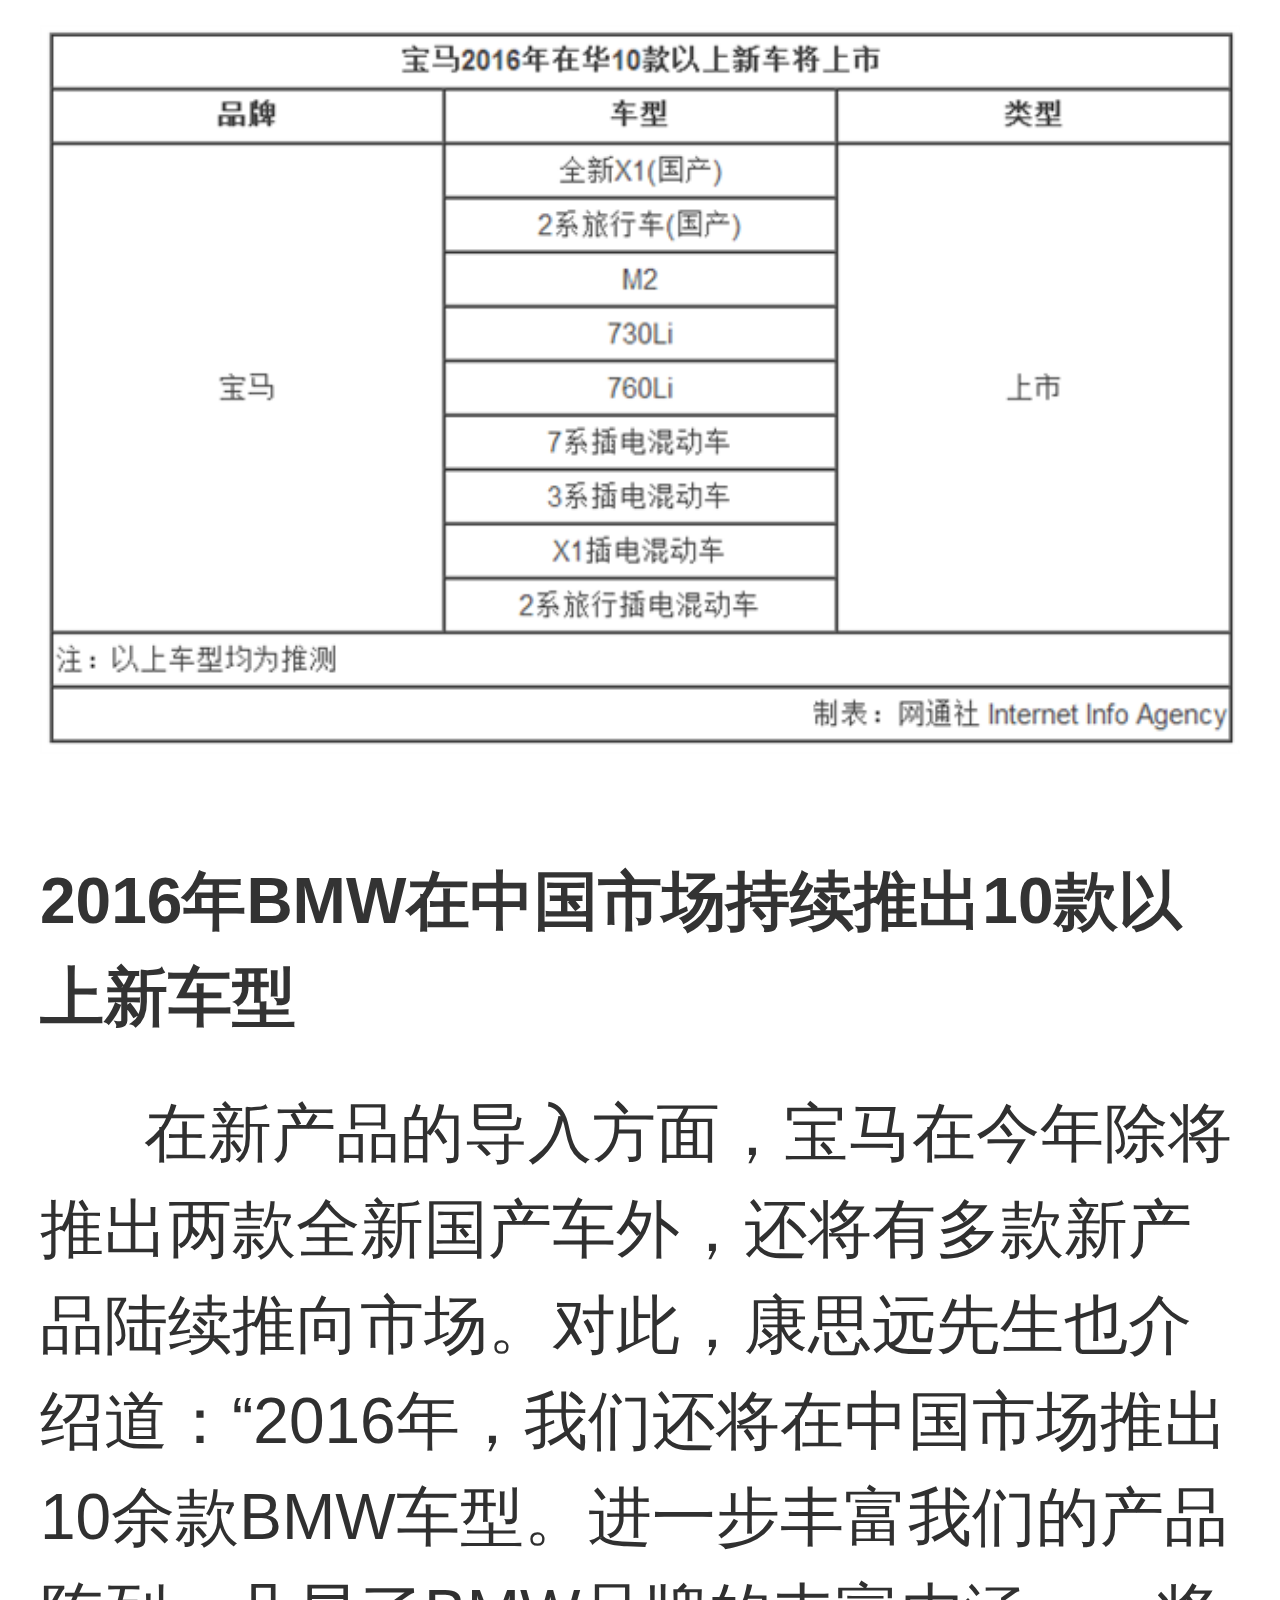
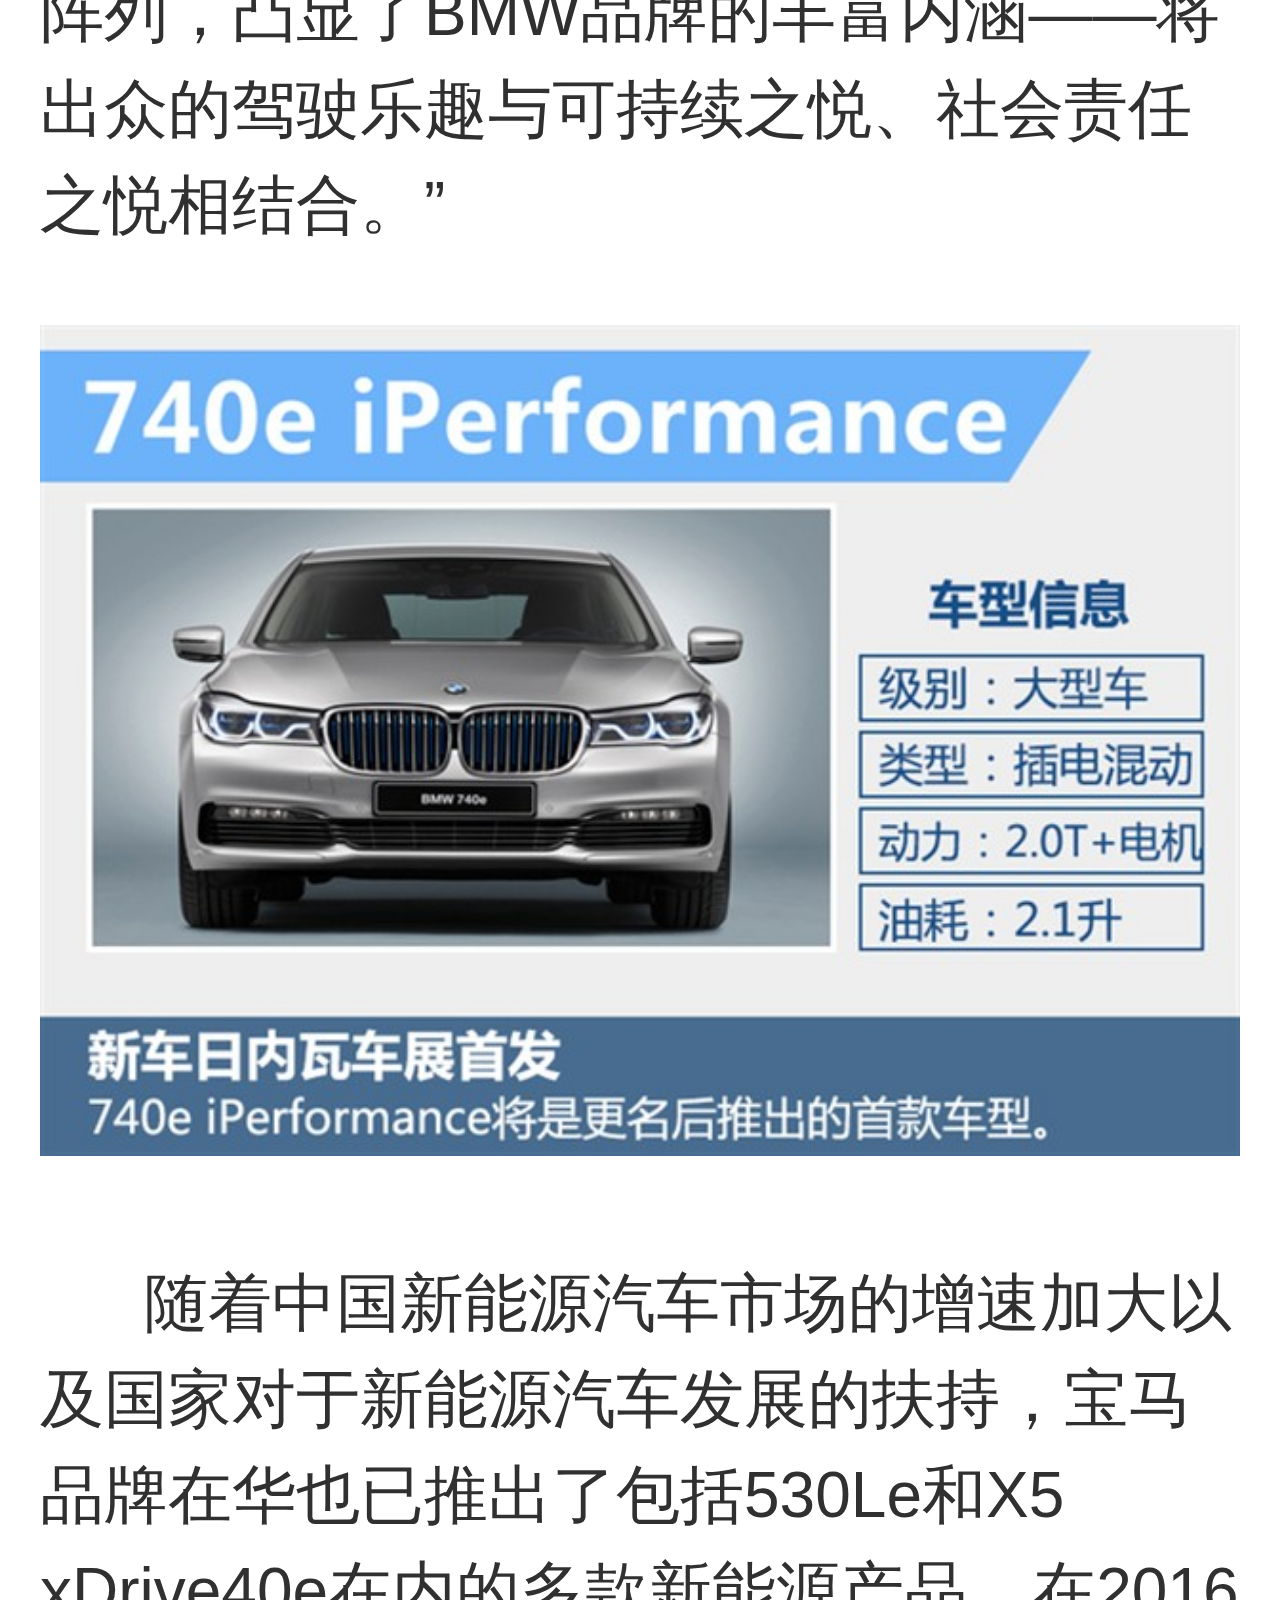
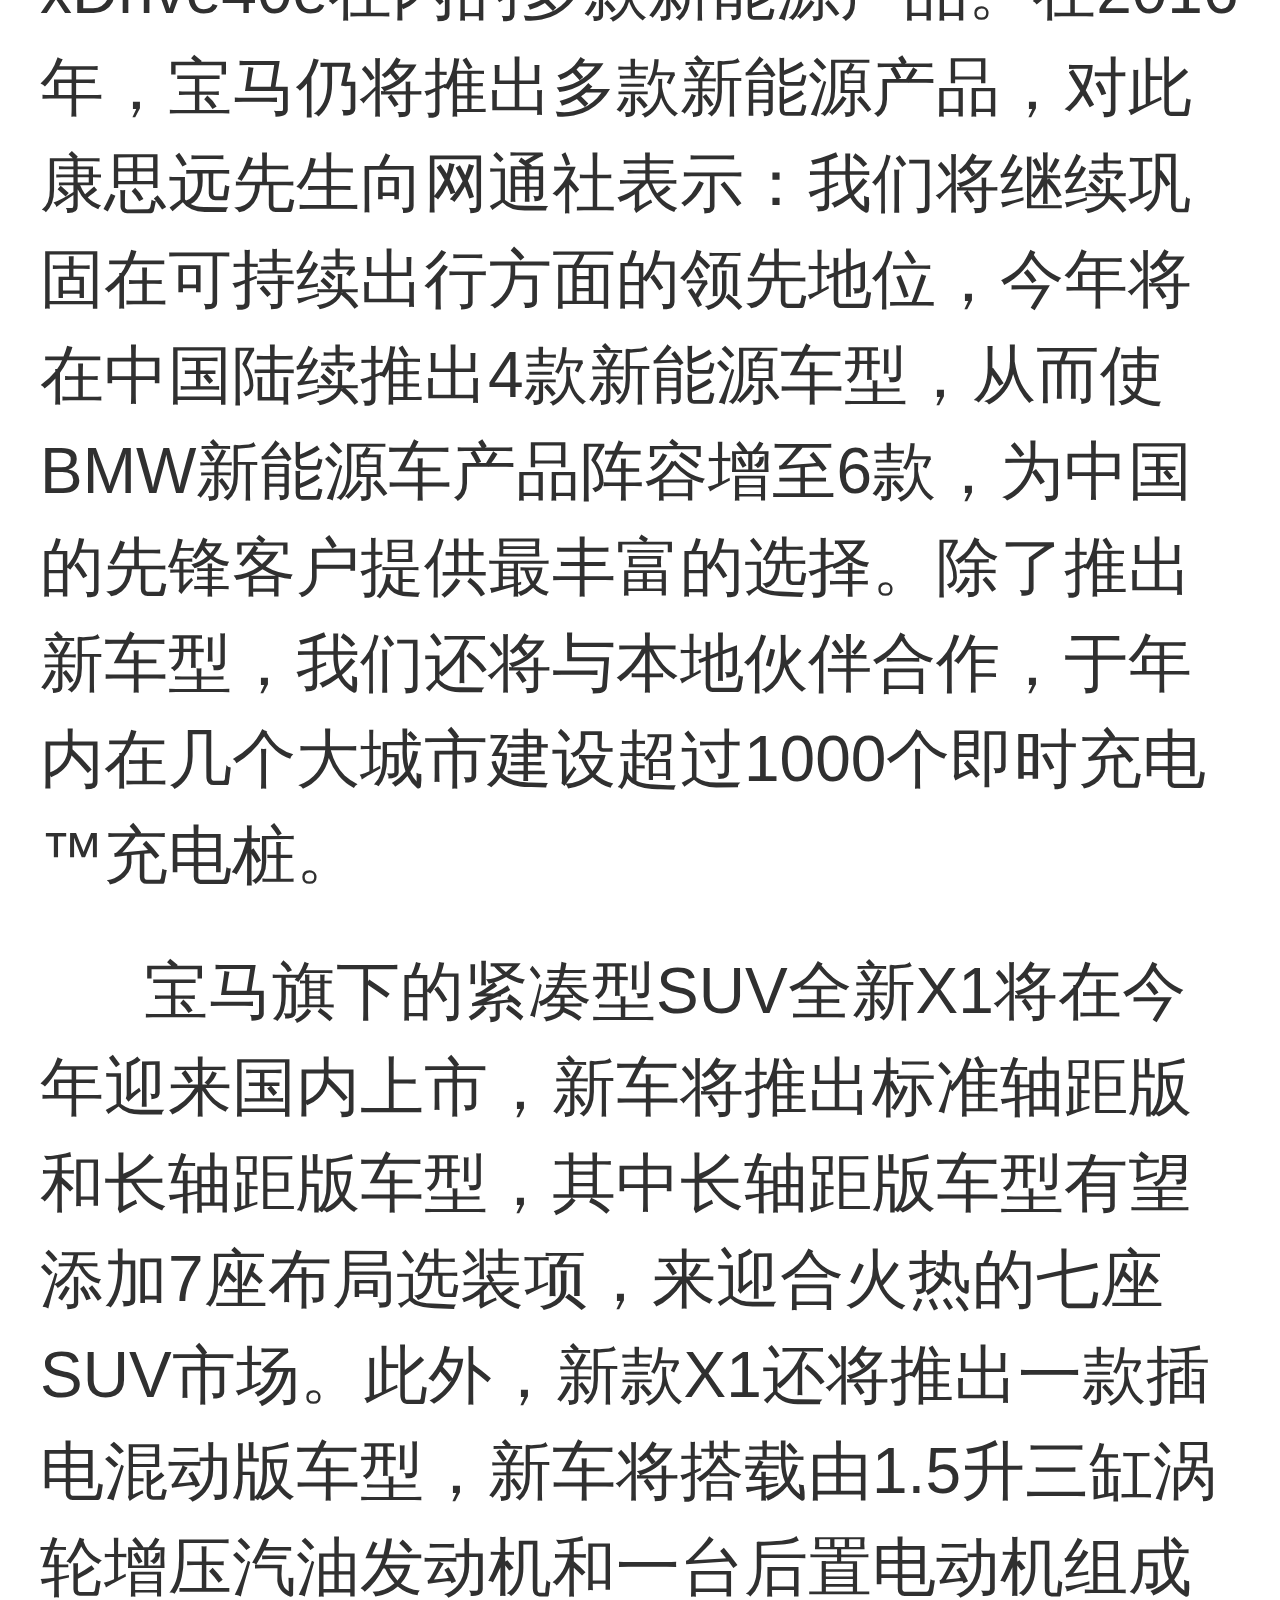
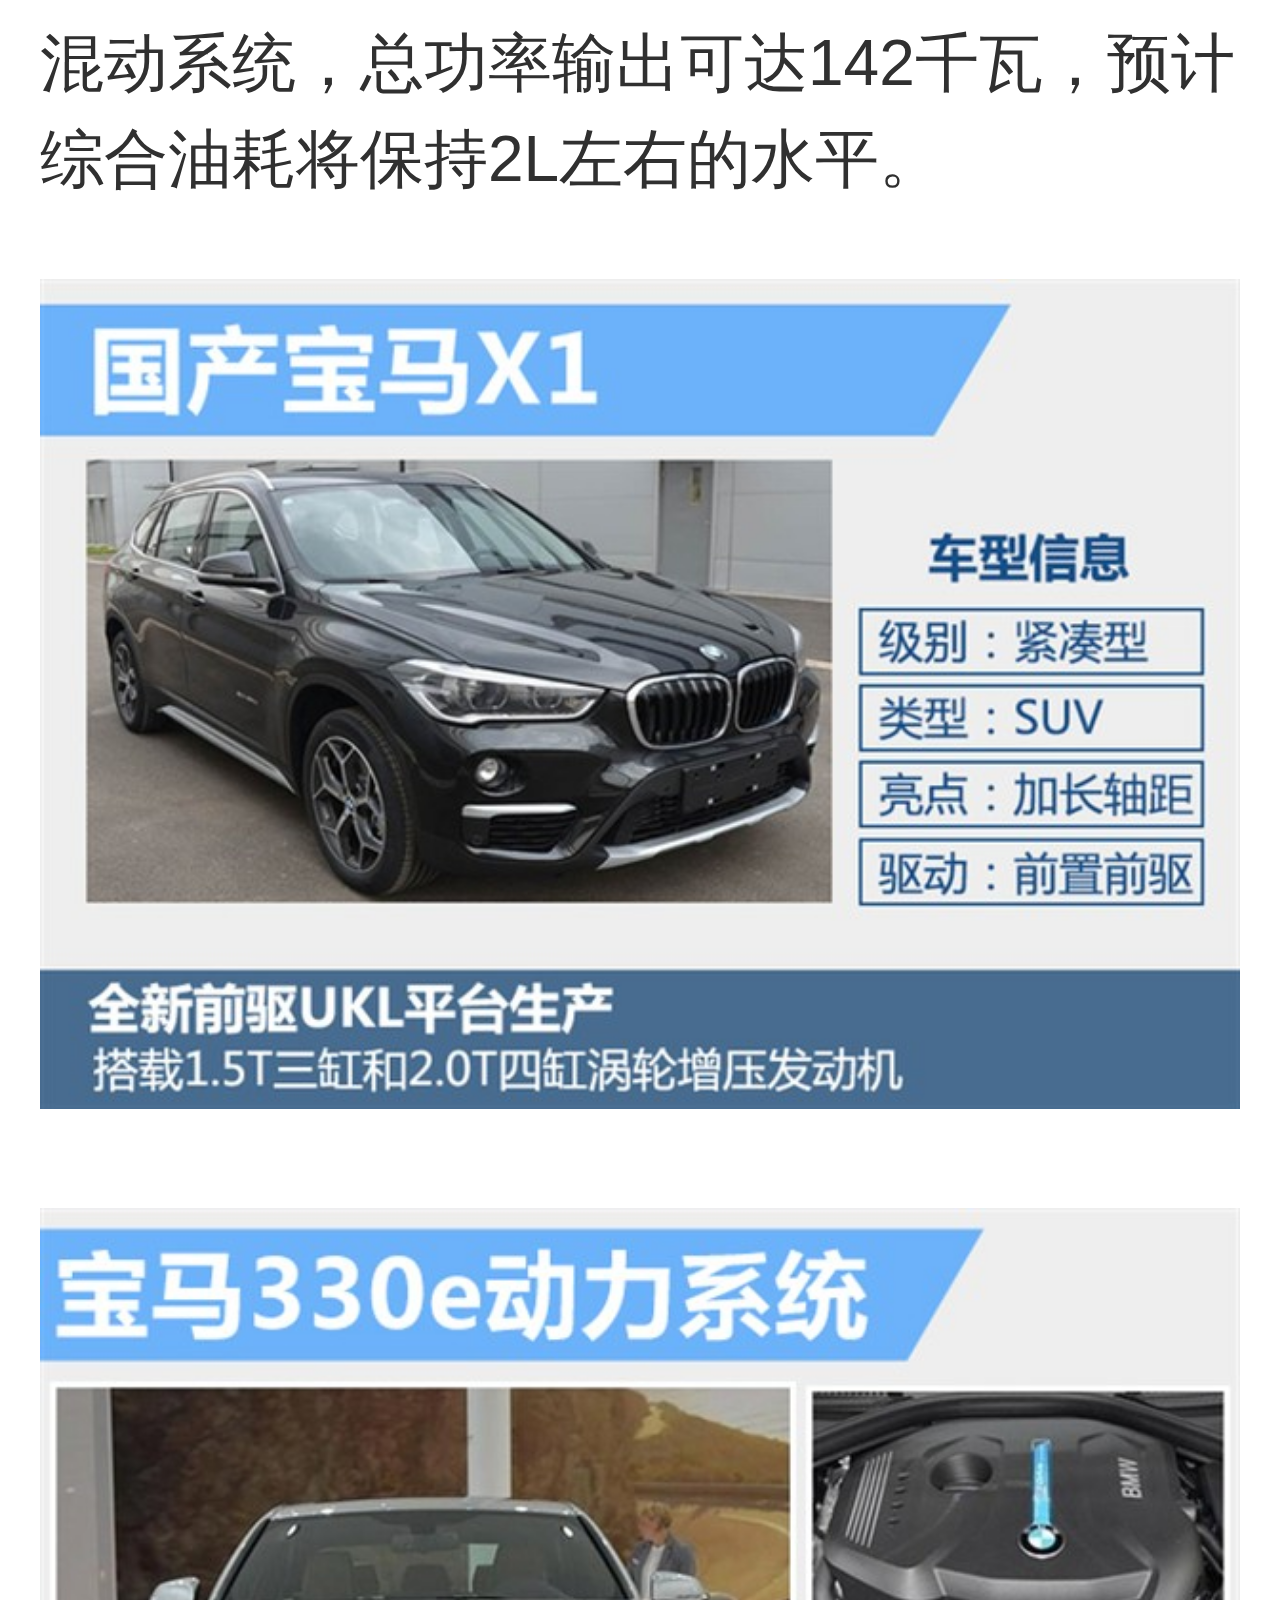
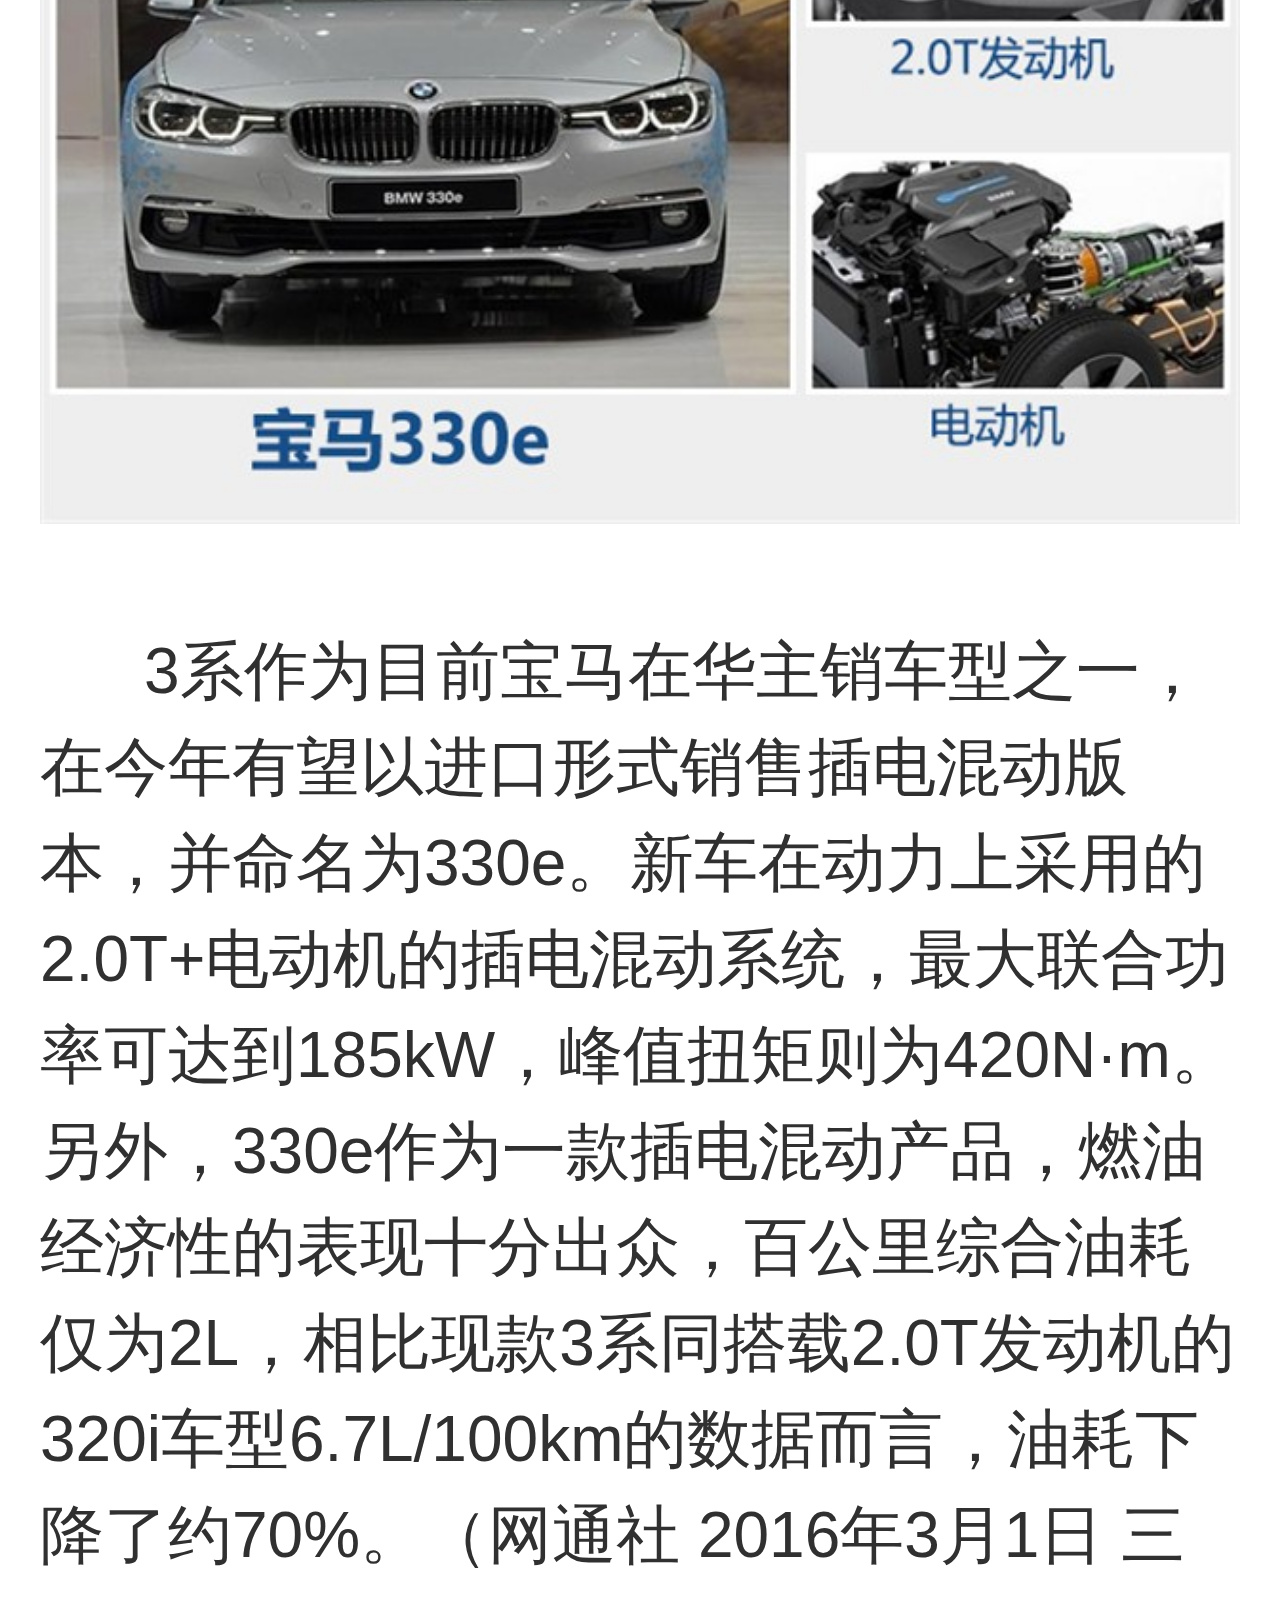
<file: newsDetail.html>
<!DOCTYPE html>
<html lang="en">
<head>
    <meta charset="UTF-8">
    <meta name="format-detection" content="telephone=no">
    <meta name="viewport" content="width=device-width, initial-scale=1, maximum-scale=1, user-scalable=no">
    <title>BMW中国</title>
    <link rel="stylesheet" href="css/newsDetail.css">
</head>
<body>
    <img class="logo" src="img/logo.png" />
    <div class="topFrame"><p class="themeTitle">NEWS</p></div>
    <div class="headDiv">
        <p class="mainTitle">宝马CEO康思远 2016年将再发布5款旗舰车</p>
        <p class="subTitle">2016年03月02日 08:24 来源：网通社</p>
    </div>
    <p>2015年3月1日三亚，宝马集团大中华区总裁兼首席执行官康思远上任后首次在新车发布会上公开亮相，这一天是全新宝马旗舰轿车7系第五款车型730Li的上市。康思远向网通社表示：“全新BMW 730Li是同级市场中的高效先锋，实现了‘双6.3’的表现，即百公里加速时间6.3秒，百公里综合油耗6.3升。这也是7系家族推出的第五款车型，到2016年底，7系家族将扩充至十余款，其中包括插电式混合动力车型和一款7系百年纪念版。”</p>
    <p>面对宝马集团全球最重要的市场，康思远也全盘道出了针对中国市场的“2016战略”：“2016年还将在中国市场推出10余款BMW车型；上半年将新增2款国产车型（全新X1和2系旅行车）；在中国市场还将陆续推出4款新能源车型，从而使BMW新能源车产品阵容增至6款；以及驱动可持续增长的本土化战略，从本土人才培养到本土化生产，都将本着‘在中国、与中国、为中国’的宗旨。</p>
    <img src="img/news/01.jpg" />
    <p class="pTitle">BMW中国已拥有235万车主 将不断进化品牌</p>
    <p>康思远表示：“我们在中国已经拥有235万名车主。如何在满足如此大范围客户需求的同时，依然保有强大的品牌感染力，是我们的重要课题。这里，我可以对大家说，我们的品牌将不断进化，同时坚守BMW的DNA——以创新为本的‘纯粹驾驶乐趣’"。</p>
    <img src="img/news/02.jpg" />
    <p class="pTitle">BMW中国市场2016年重回高速增长轨道</p>
    <p>在2015年，中国汽车市场增速放缓，不过宝马在华全年总交付量仍达到463,736辆，较2014年而言有着一定的增长。同时进入到2016年以后，宝马在华销量重新进入高速增长轨道，据悉：宝马（含MINI）1月份的在华销量达43,441辆，相比去年同期的40,081辆，同比增长8.4%。在全新宝马2系旅行国产后，将对宝马在华的销量增长起到进一步的促进作用。</p>
    <img src="img/news/03.jpg" />
    <img src="img/news/04.png" />
    <p class="pTitle">2016年BMW在中国市场持续推出10款以上新车型</p>
    <p>在新产品的导入方面，宝马在今年除将推出两款全新国产车外，还将有多款新产品陆续推向市场。对此，康思远先生也介绍道：“2016年，我们还将在中国市场推出10余款BMW车型。进一步丰富我们的产品阵列，凸显了BMW品牌的丰富内涵——将出众的驾驶乐趣与可持续之悦、社会责任之悦相结合。”</p>
    <img src="img/news/05.jpg" />
    <p>随着中国新能源汽车市场的增速加大以及国家对于新能源汽车发展的扶持，宝马品牌在华也已推出了包括530Le和X5 xDrive40e在内的多款新能源产品。在2016年，宝马仍将推出多款新能源产品，对此康思远先生向网通社表示：我们将继续巩固在可持续出行方面的领先地位，今年将在中国陆续推出4款新能源车型，从而使BMW新能源车产品阵容增至6款，为中国的先锋客户提供最丰富的选择。除了推出新车型，我们还将与本地伙伴合作，于年内在几个大城市建设超过1000个即时充电™充电桩。</p>
    <p>宝马旗下的紧凑型SUV全新X1将在今年迎来国内上市，新车将推出标准轴距版和长轴距版车型，其中长轴距版车型有望添加7座布局选装项，来迎合火热的七座SUV市场。此外，新款X1还将推出一款插电混动版车型，新车将搭载由1.5升三缸涡轮增压汽油发动机和一台后置电动机组成混动系统，总功率输出可达142千瓦，预计综合油耗将保持2L左右的水平。</p>
    <img src="img/news/06.jpg" />
    <img src="img/news/07.jpg" />
    <p>3系作为目前宝马在华主销车型之一，在今年有望以进口形式销售插电混动版本，并命名为330e。新车在动力上采用的2.0T+电动机的插电混动系统，最大联合功率可达到185kW，峰值扭矩则为420N·m。另外，330e作为一款插电混动产品，燃油经济性的表现十分出众，百公里综合油耗仅为2L，相比现款3系同搭载2.0T发动机的320i车型6.7L/100km的数据而言，油耗下降了约70%。（网通社 2016年3月1日 三亚报道）</p>
    <p>责任编辑：刘琦</p>

    <script type="text/javascript" src="js/jquery-1.8.0.min.js"></script>
    <script type="text/javascript" src="js/rem.js"></script>
</body>
</html>
</file>
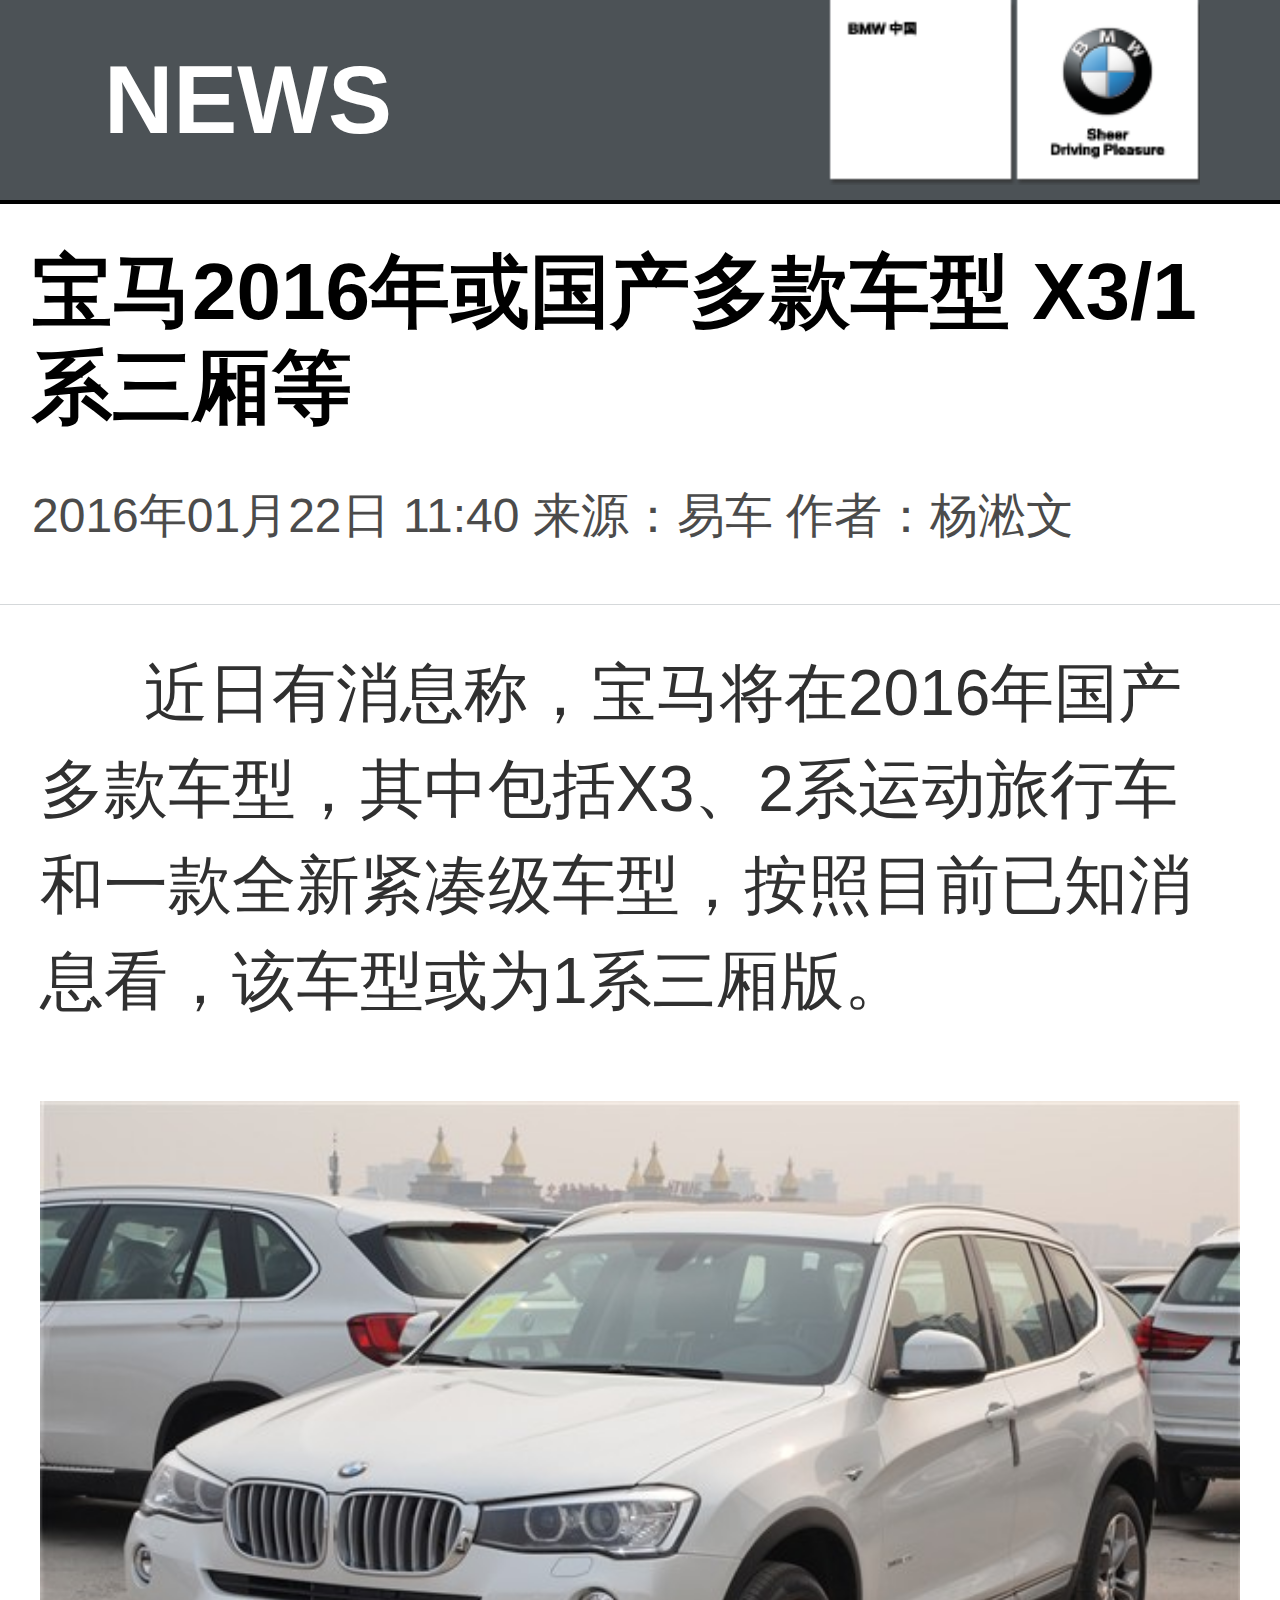
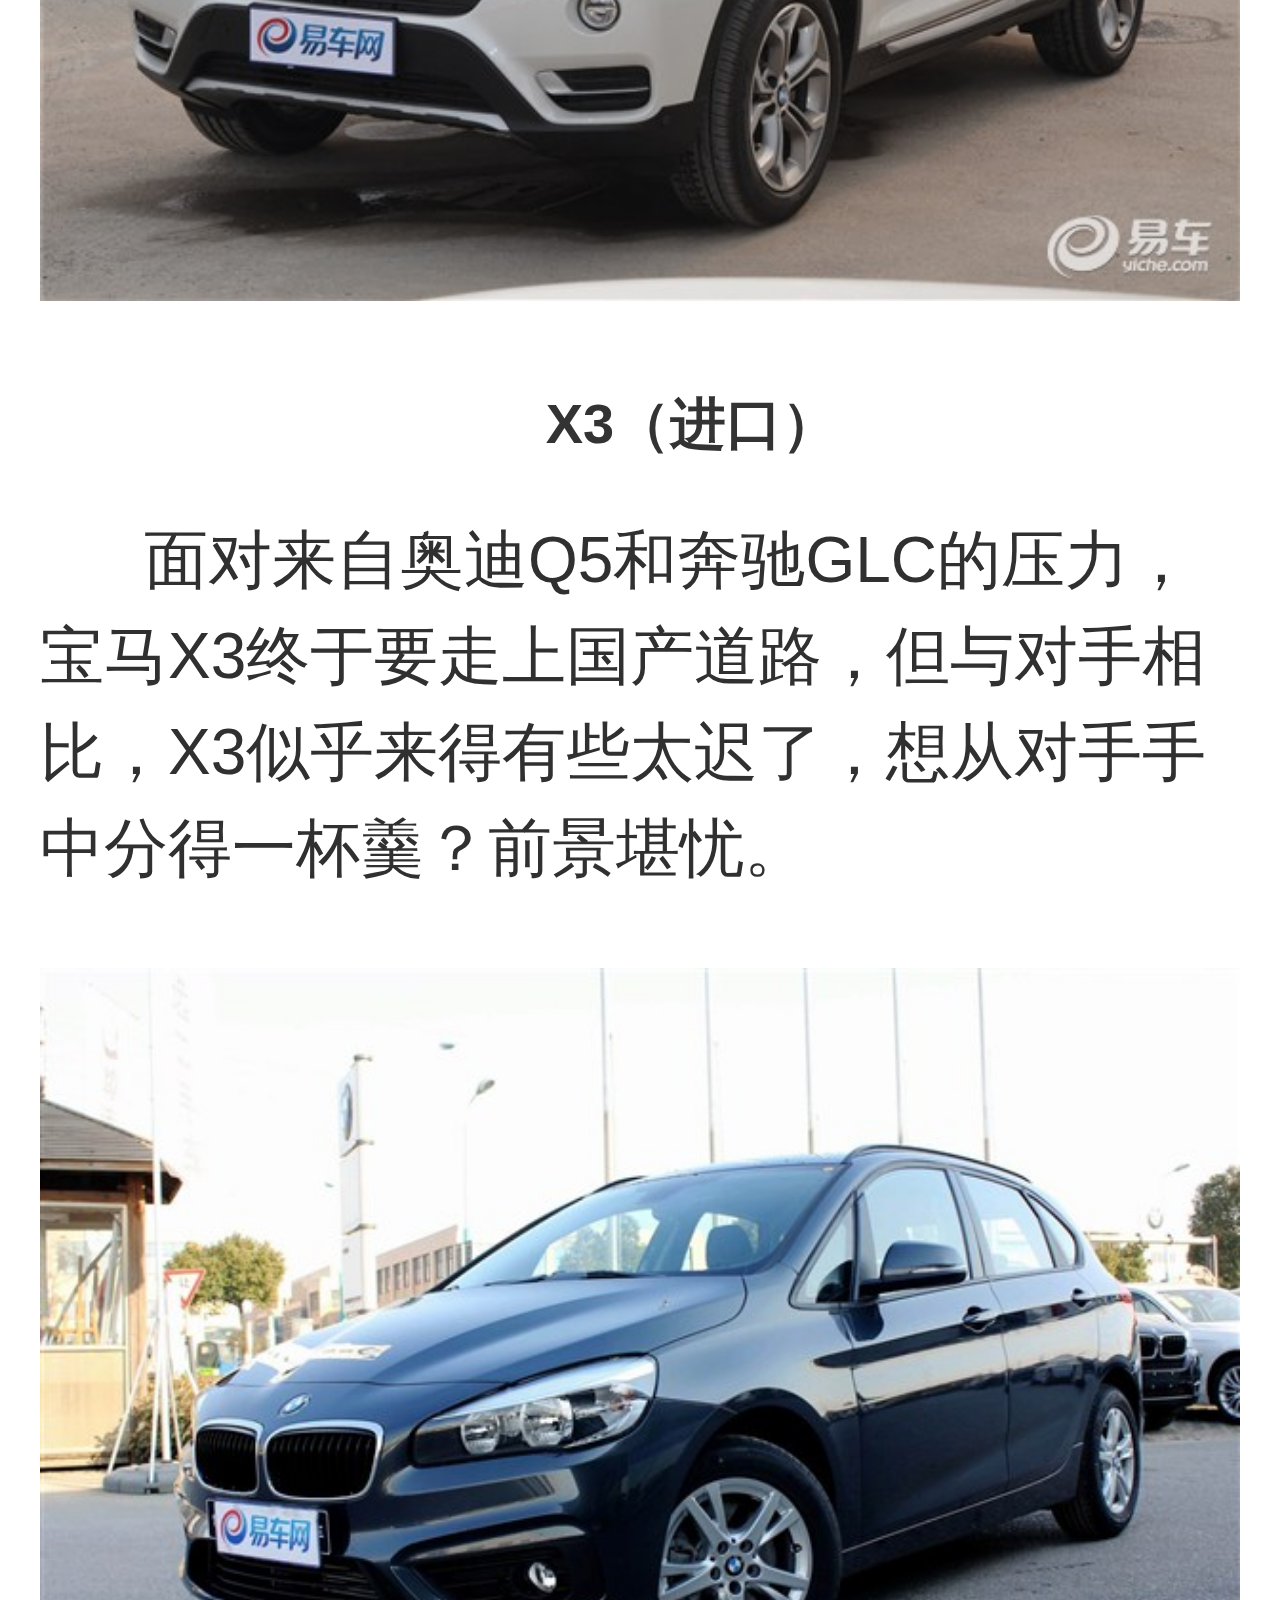
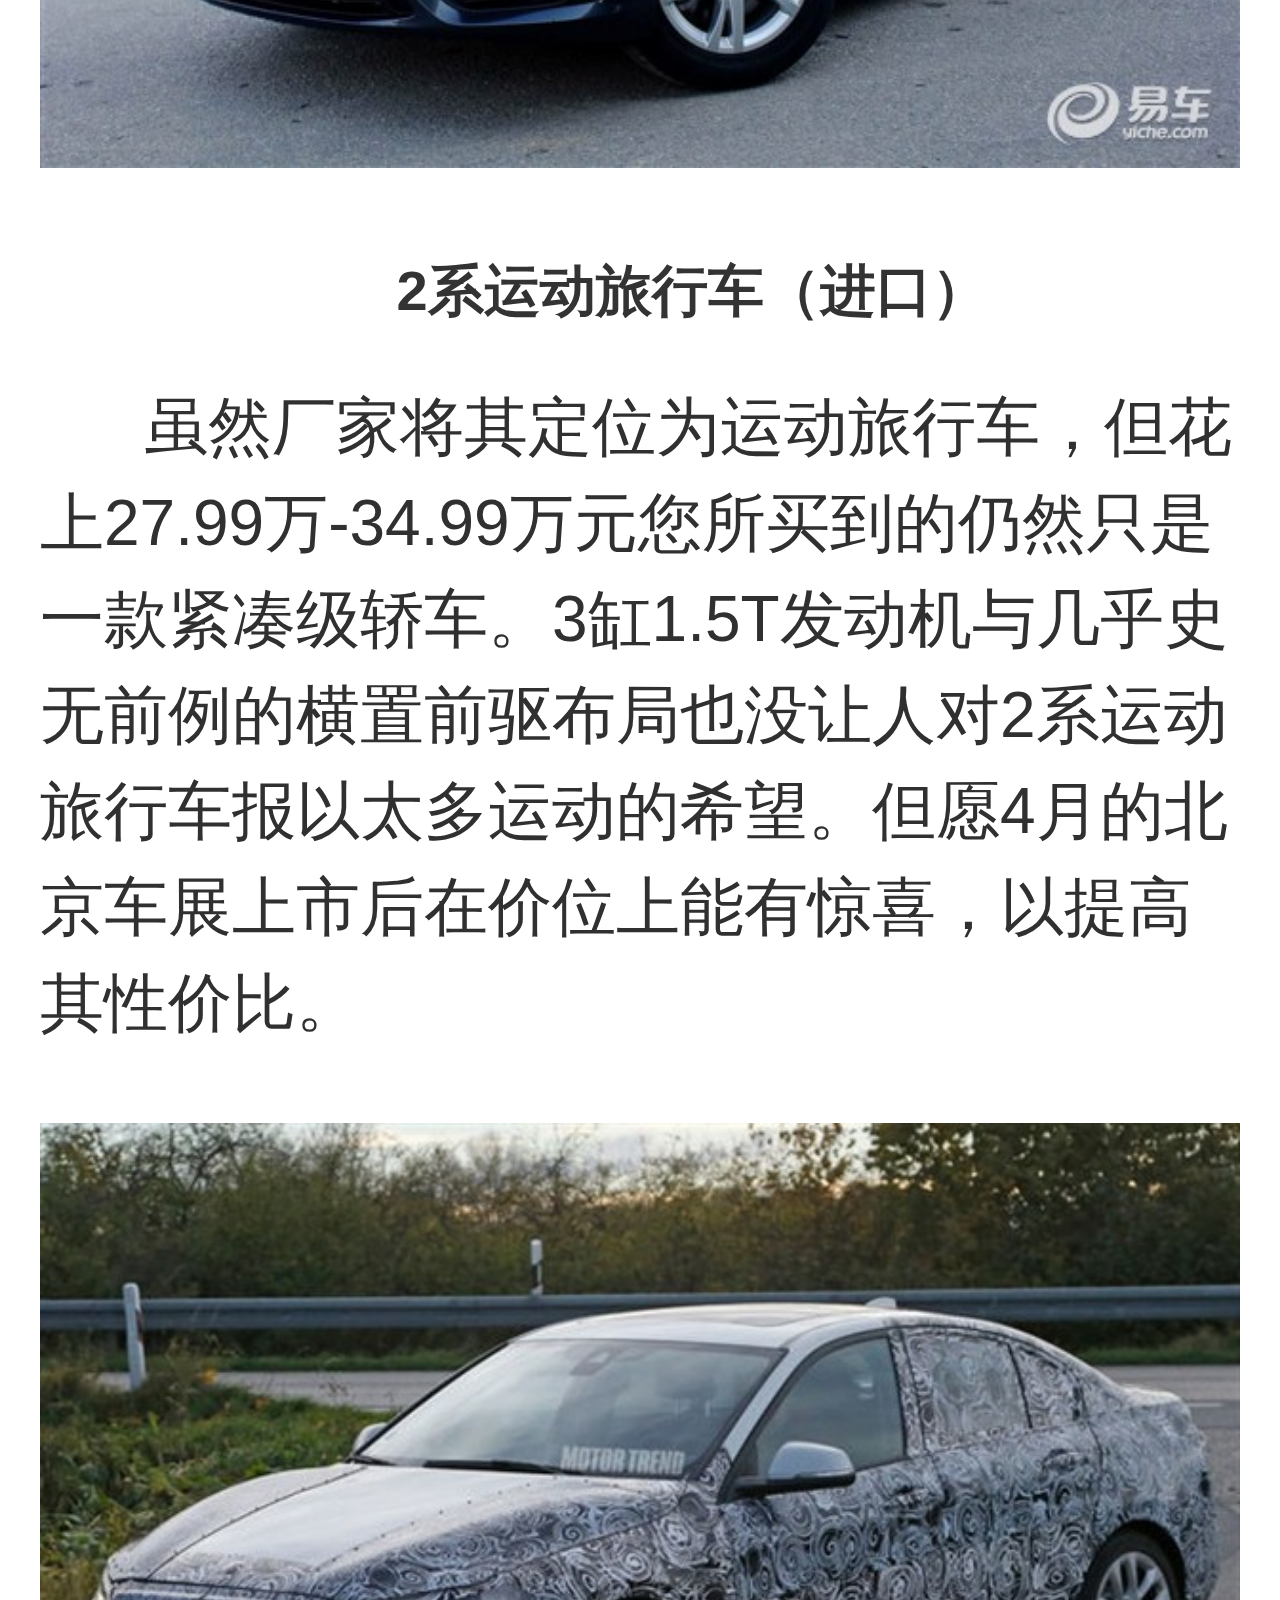
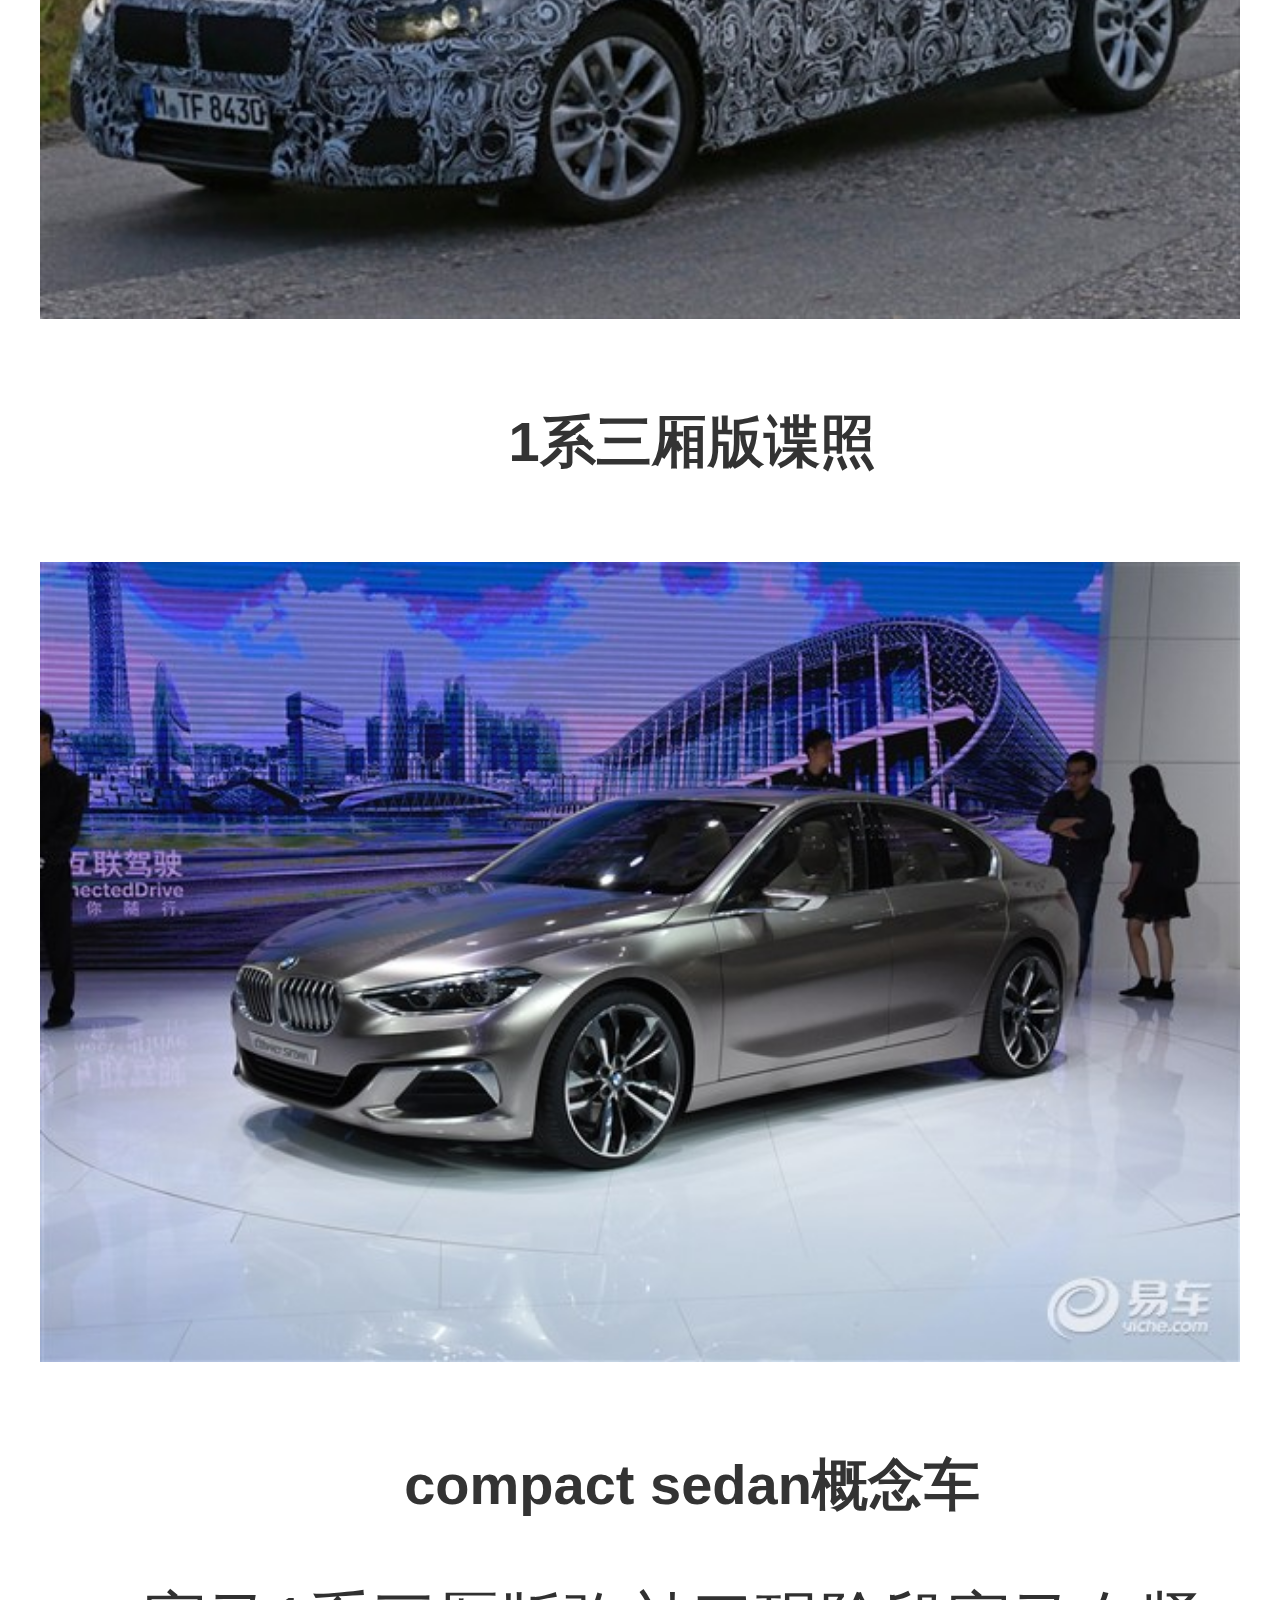
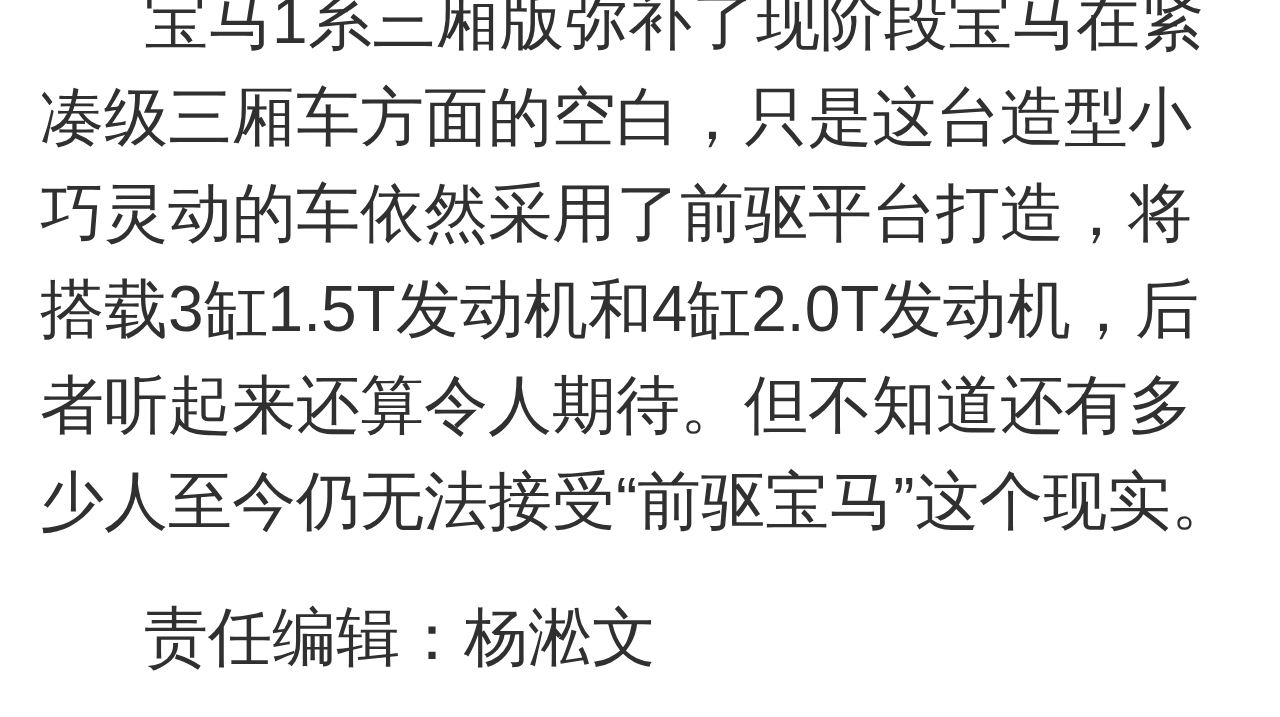
<file: newsDetail1.html>
<!DOCTYPE html>
<html lang="en">
<head>
    <meta charset="UTF-8">
    <meta name="format-detection" content="telephone=no">
    <meta name="viewport" content="width=device-width, initial-scale=1, maximum-scale=1, user-scalable=no">
    <title>BMW中国</title>
    <link rel="stylesheet" href="css/newsDetail.css">
</head>
<body>
    <img class="logo" src="img/logo.png" />
    <div class="topFrame"><p class="themeTitle">NEWS</p></div>
    <div class="headDiv">
        <p class="mainTitle">宝马2016年或国产多款车型 X3/1系三厢等</p>
        <p class="subTitle">2016年01月22日 11:40 来源：易车 作者：杨淞文</p>
    </div>
    <p>近日有消息称，宝马将在2016年国产多款车型，其中包括X3、2系运动旅行车和一款全新紧凑级车型，按照目前已知消息看，该车型或为1系三厢版。</p>
    <img src="img/news/10.jpg" />
    <p class="carTitle">X3（进口）</p>
    <p>面对来自奥迪Q5和奔驰GLC的压力，宝马X3终于要走上国产道路，但与对手相比，X3似乎来得有些太迟了，想从对手手中分得一杯羹？前景堪忧。</p>
    <img src="img/news/11.jpg" />
    <p class="carTitle">2系运动旅行车（进口）</p>
    <p>虽然厂家将其定位为运动旅行车，但花上27.99万-34.99万元您所买到的仍然只是一款紧凑级轿车。3缸1.5T发动机与几乎史无前例的横置前驱布局也没让人对2系运动旅行车报以太多运动的希望。但愿4月的北京车展上市后在价位上能有惊喜，以提高其性价比。</p>
    <img src="img/news/12.jpg" />
    <p class="carTitle">1系三厢版谍照</p>
    <img src="img/news/13.jpg" />
    <p class="carTitle">compact sedan概念车</p>
    <p>宝马1系三厢版弥补了现阶段宝马在紧凑级三厢车方面的空白，只是这台造型小巧灵动的车依然采用了前驱平台打造，将搭载3缸1.5T发动机和4缸2.0T发动机，后者听起来还算令人期待。但不知道还有多少人至今仍无法接受“前驱宝马”这个现实。</p>
    <p>责任编辑：杨淞文</p>

    <script type="text/javascript" src="js/jquery-1.8.0.min.js"></script>
    <script type="text/javascript" src="js/rem.js"></script>
</body>
</html>
</file>
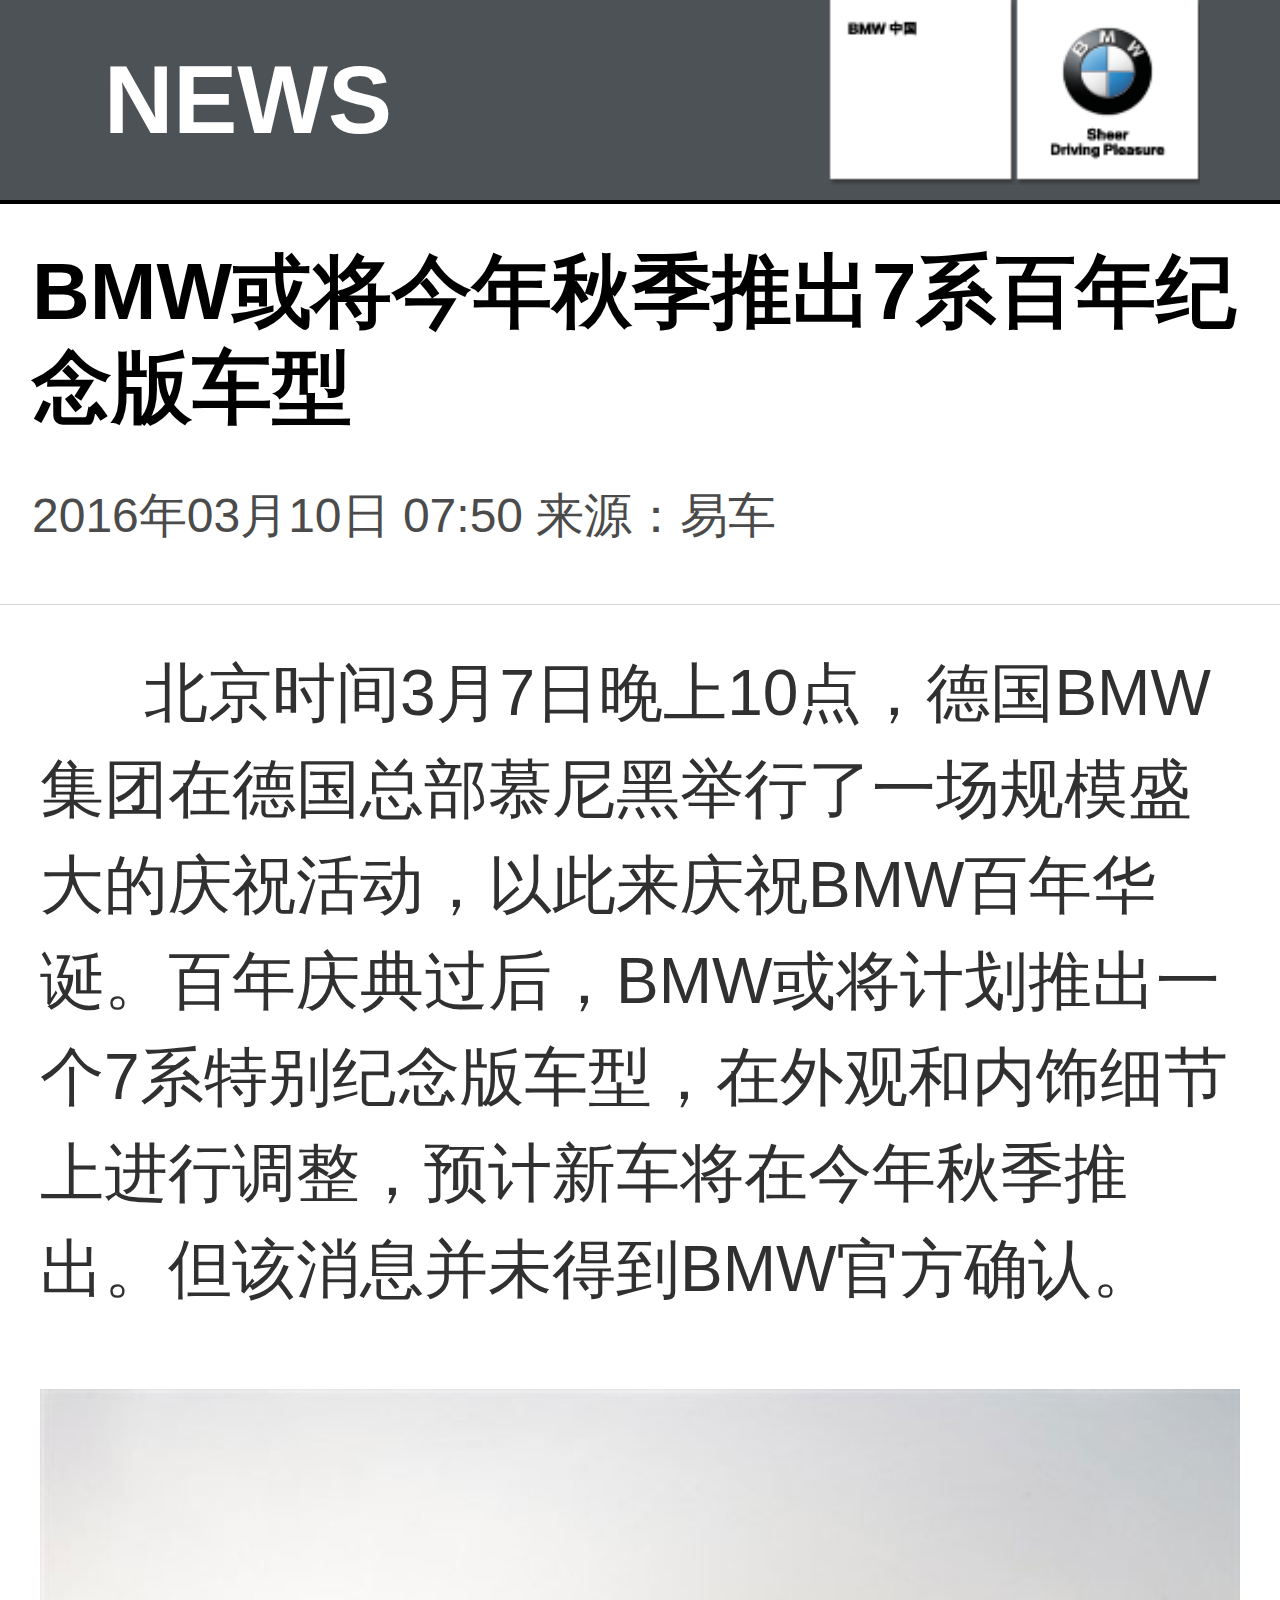
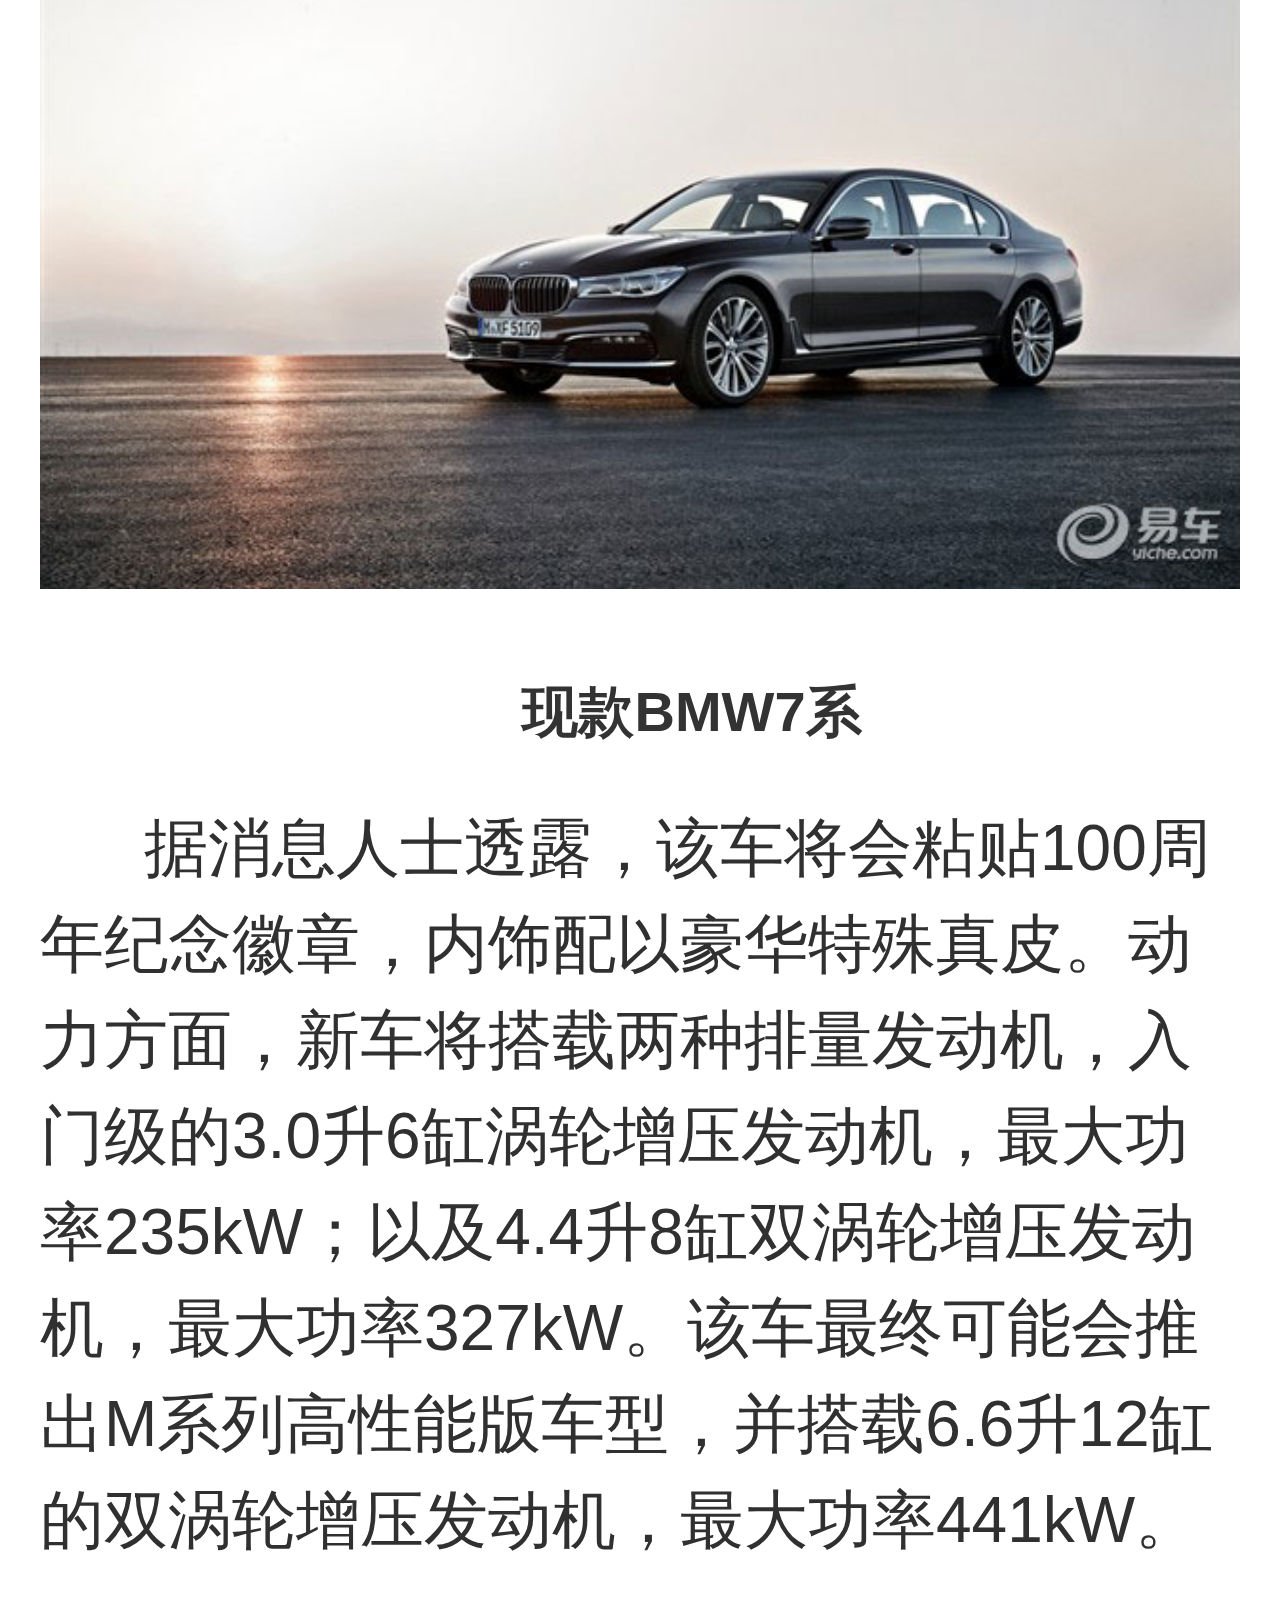
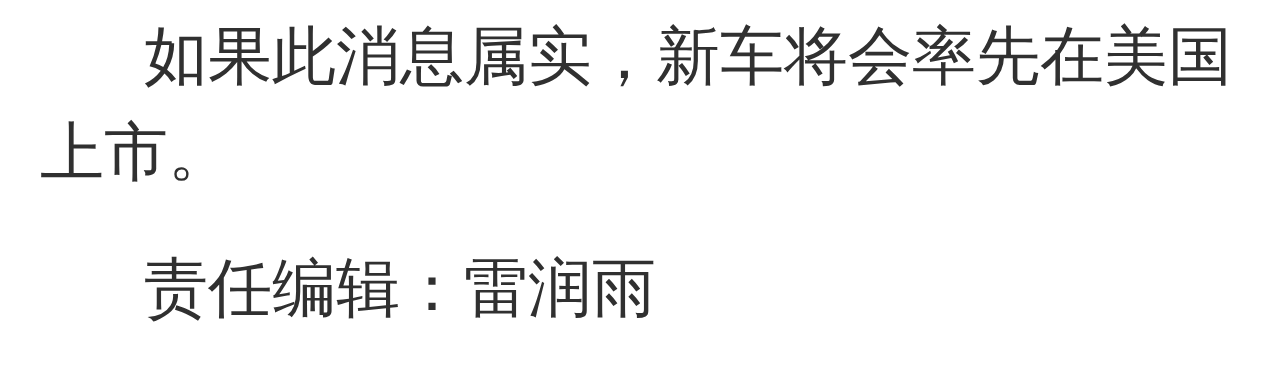
<file: newsDetail2.html>
<!DOCTYPE html>
<html lang="en">
<head>
    <meta charset="UTF-8">
    <meta name="format-detection" content="telephone=no">
    <meta name="viewport" content="width=device-width, initial-scale=1, maximum-scale=1, user-scalable=no">
    <title>BMW中国</title>
    <link rel="stylesheet" href="css/newsDetail.css">
</head>
<body>
    <img class="logo" src="img/logo.png" />
    <div class="topFrame"><p class="themeTitle">NEWS</p></div>
    <div class="headDiv">
        <p class="mainTitle">BMW或将今年秋季推出7系百年纪念版车型</p>
        <p class="subTitle">2016年03月10日 07:50 来源：易车</p>
    </div>
    <p>北京时间3月7日晚上10点，德国BMW集团在德国总部慕尼黑举行了一场规模盛大的庆祝活动，以此来庆祝BMW百年华诞。百年庆典过后，BMW或将计划推出一个7系特别纪念版车型，在外观和内饰细节上进行调整，预计新车将在今年秋季推出。但该消息并未得到BMW官方确认。</p>
    <img src="img/news/NEWS20.jpg" />
    <p class="carTitle">现款BMW7系</p>
    <p>据消息人士透露，该车将会粘贴100周年纪念徽章，内饰配以豪华特殊真皮。动力方面，新车将搭载两种排量发动机，入门级的3.0升6缸涡轮增压发动机，最大功率235kW；以及4.4升8缸双涡轮增压发动机，最大功率327kW。该车最终可能会推出M系列高性能版车型，并搭载6.6升12缸的双涡轮增压发动机，最大功率441kW。</p>
    <p>如果此消息属实，新车将会率先在美国上市。</p>
    <p>责任编辑：雷润雨</p>

    <script type="text/javascript" src="js/jquery-1.8.0.min.js"></script>
    <script type="text/javascript" src="js/rem.js"></script>
</body>
</html>
</file>
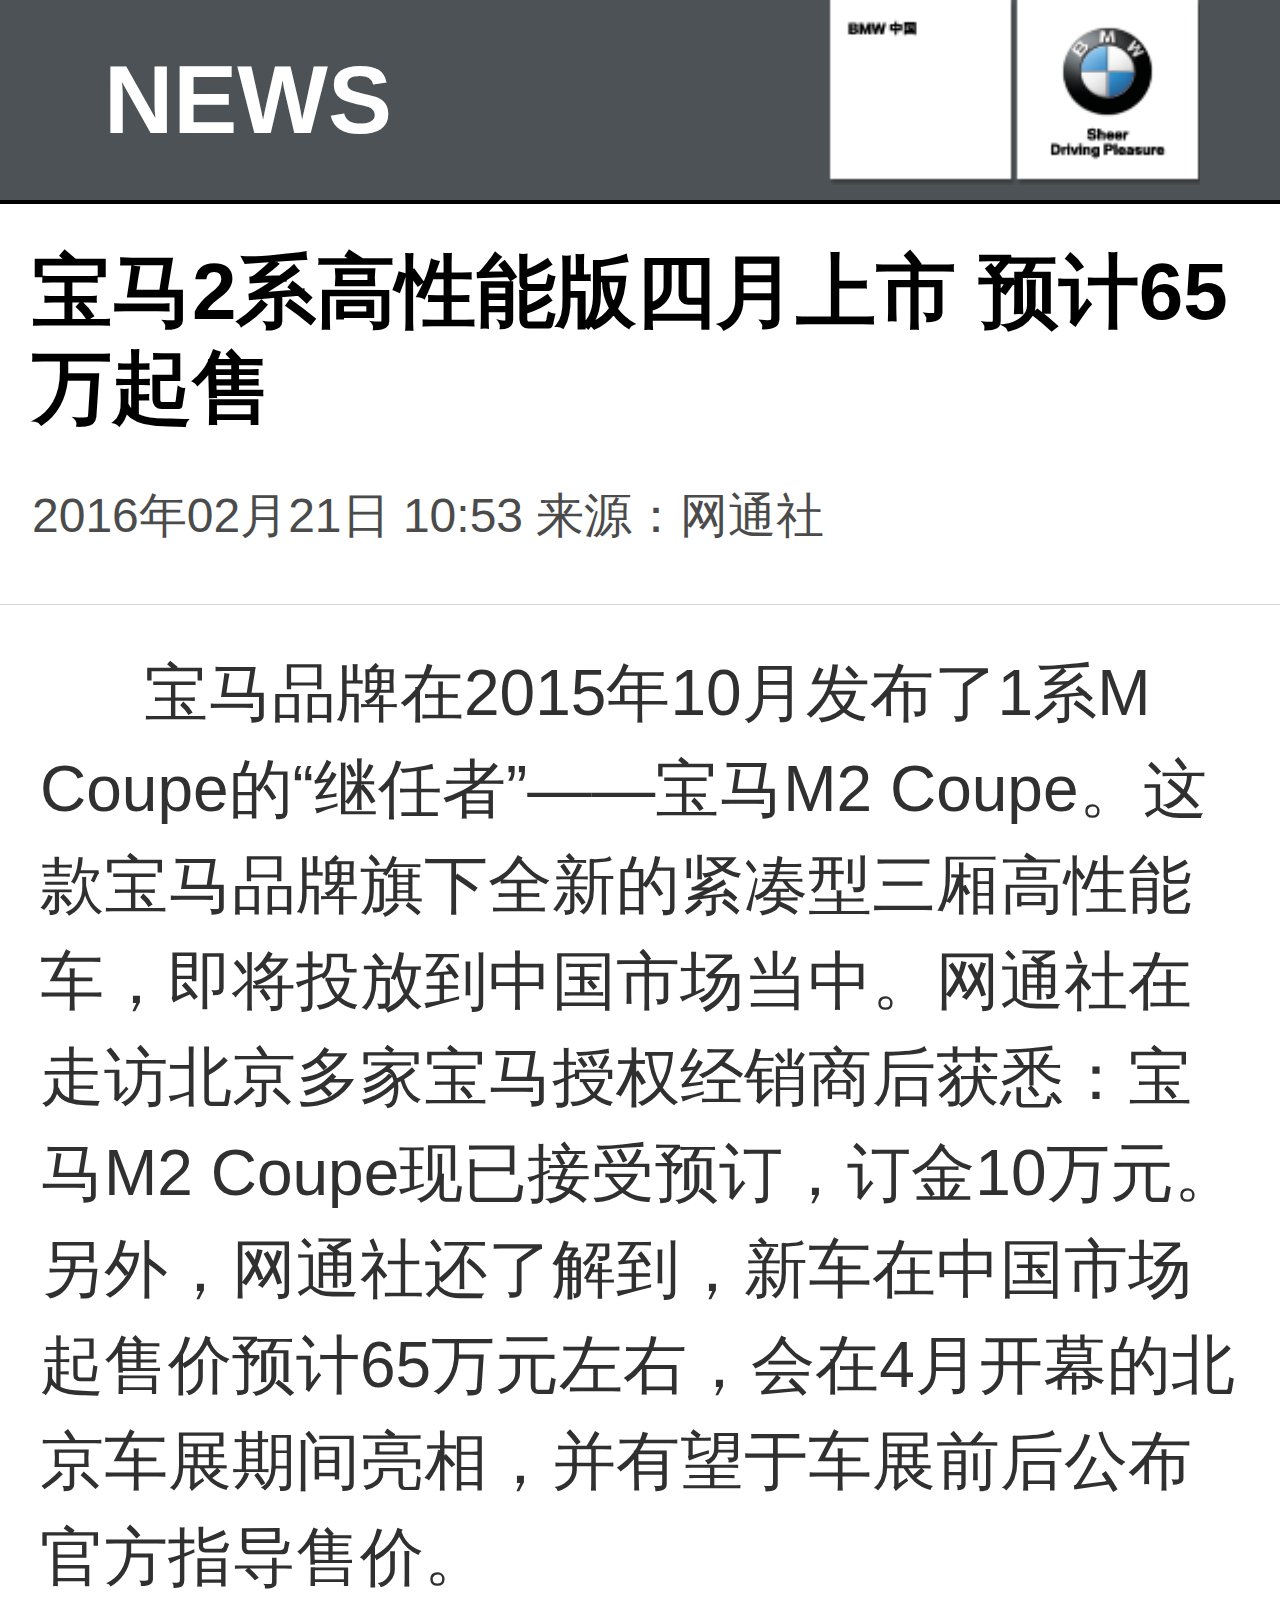
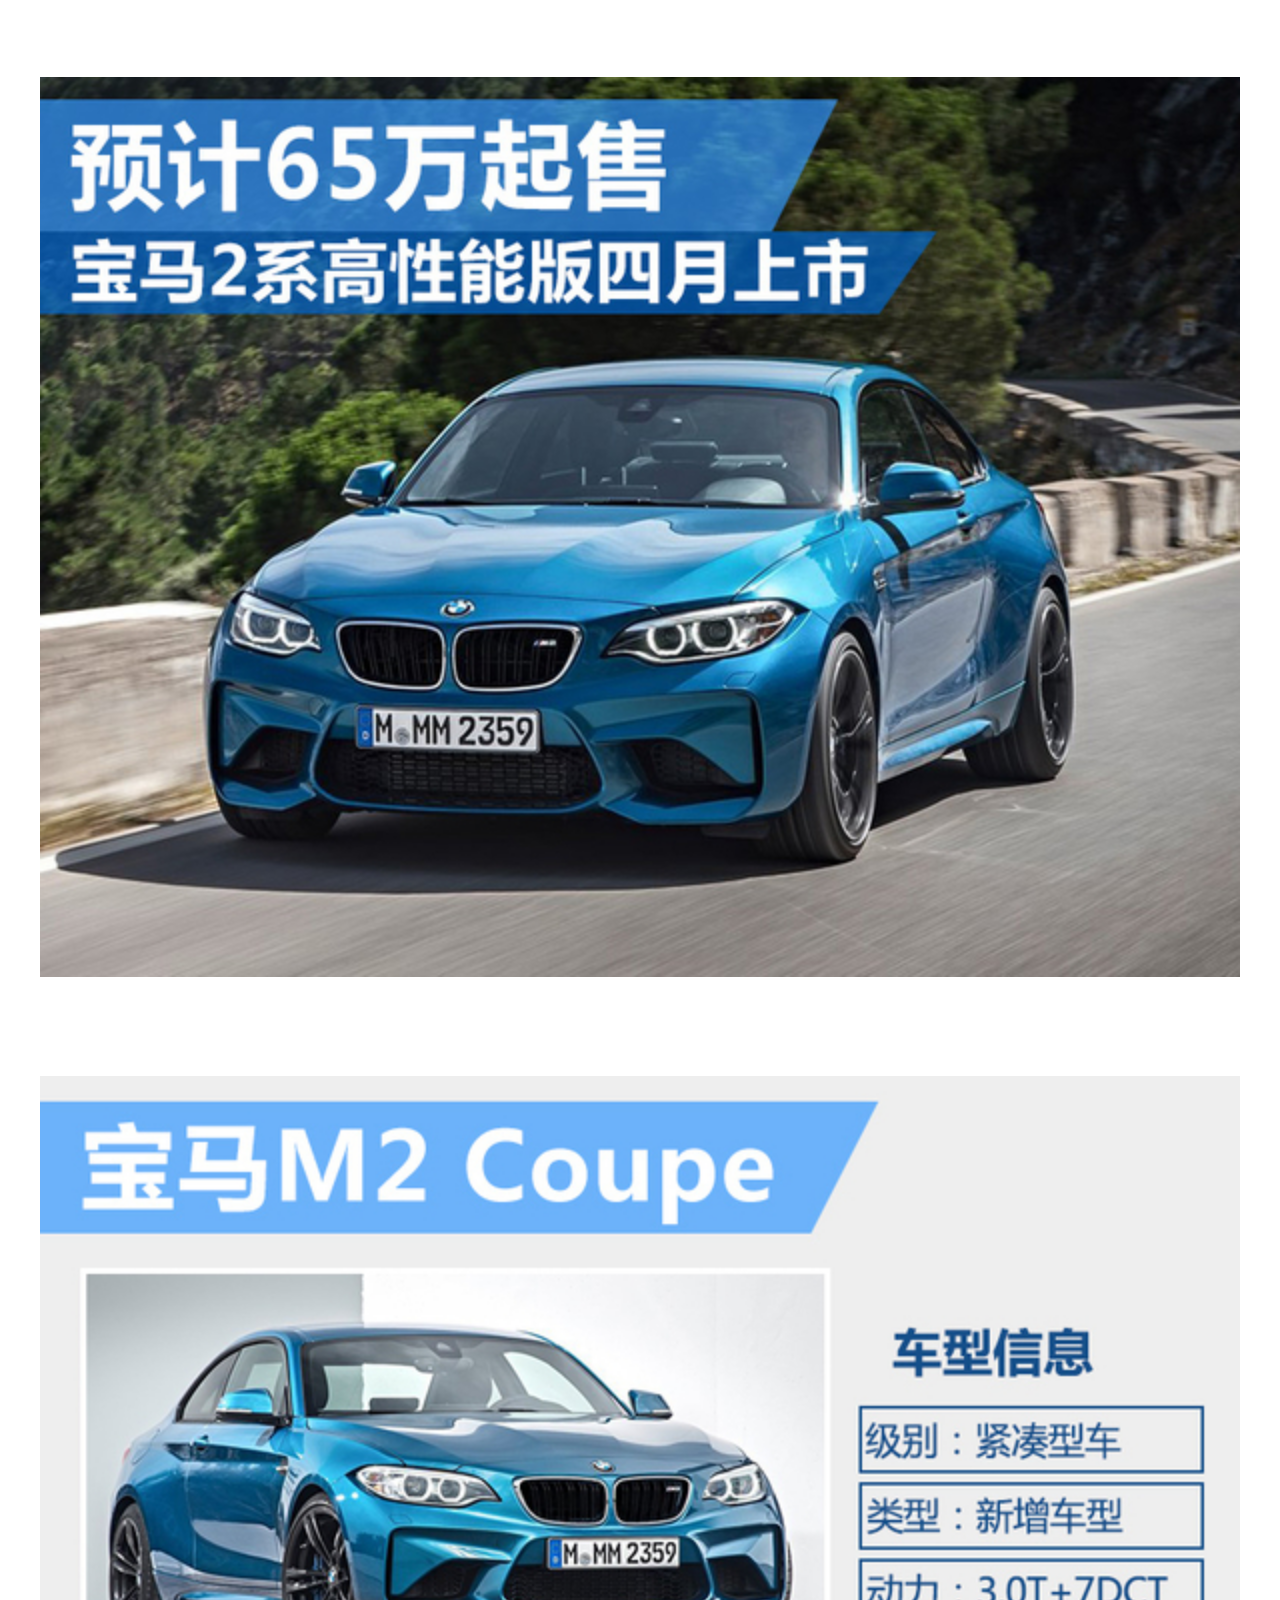
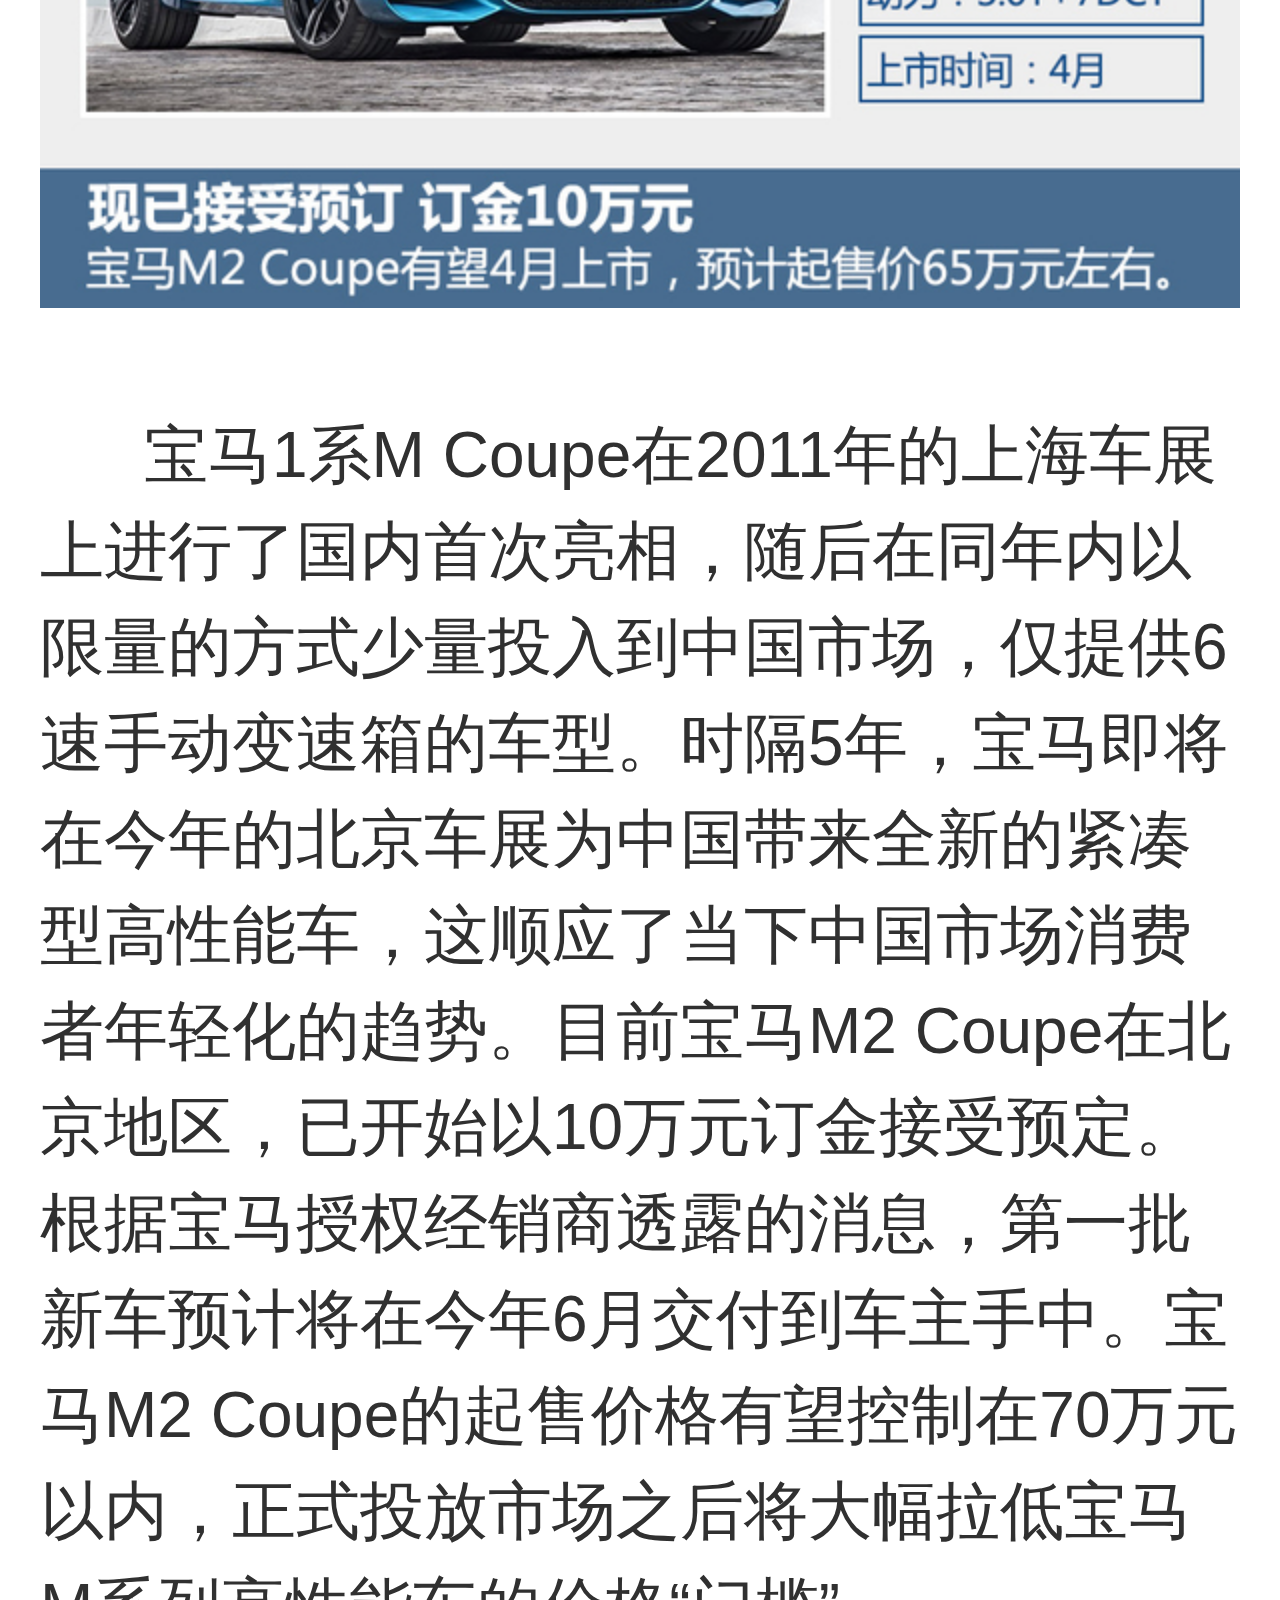
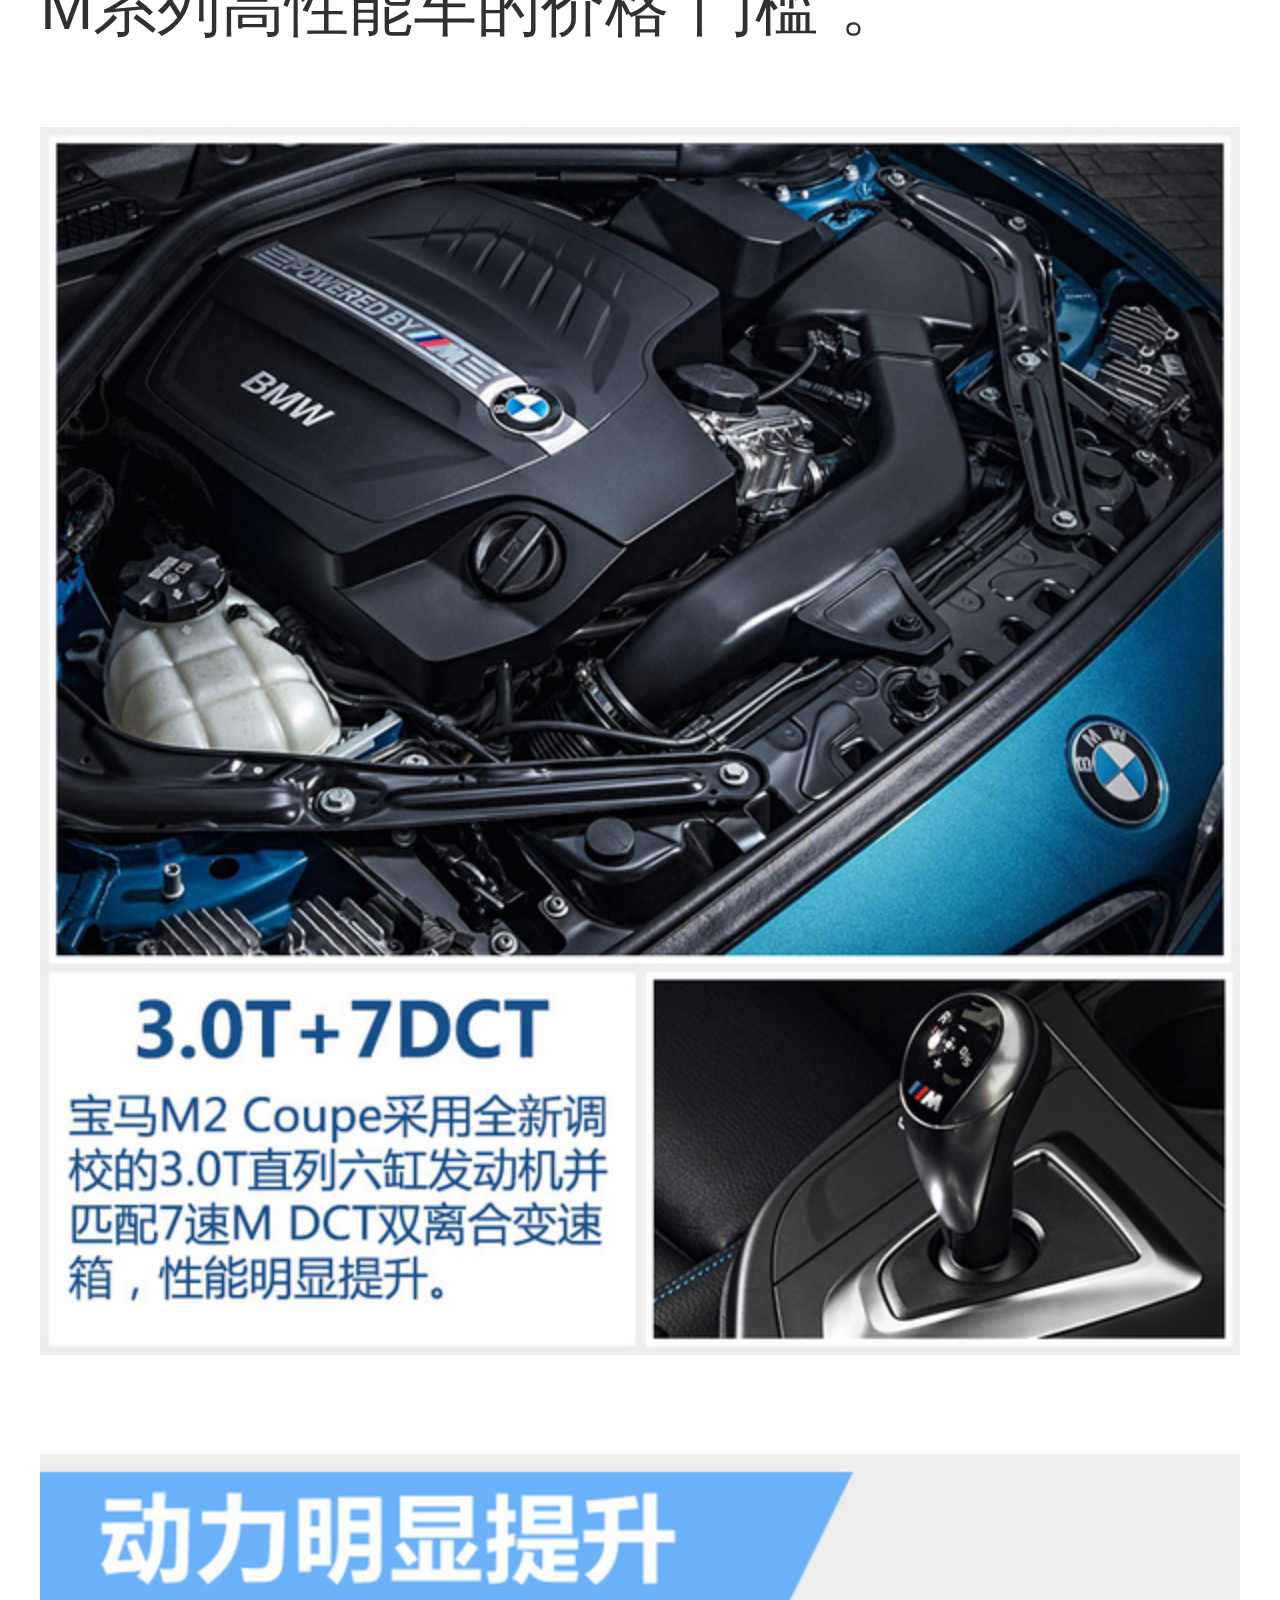
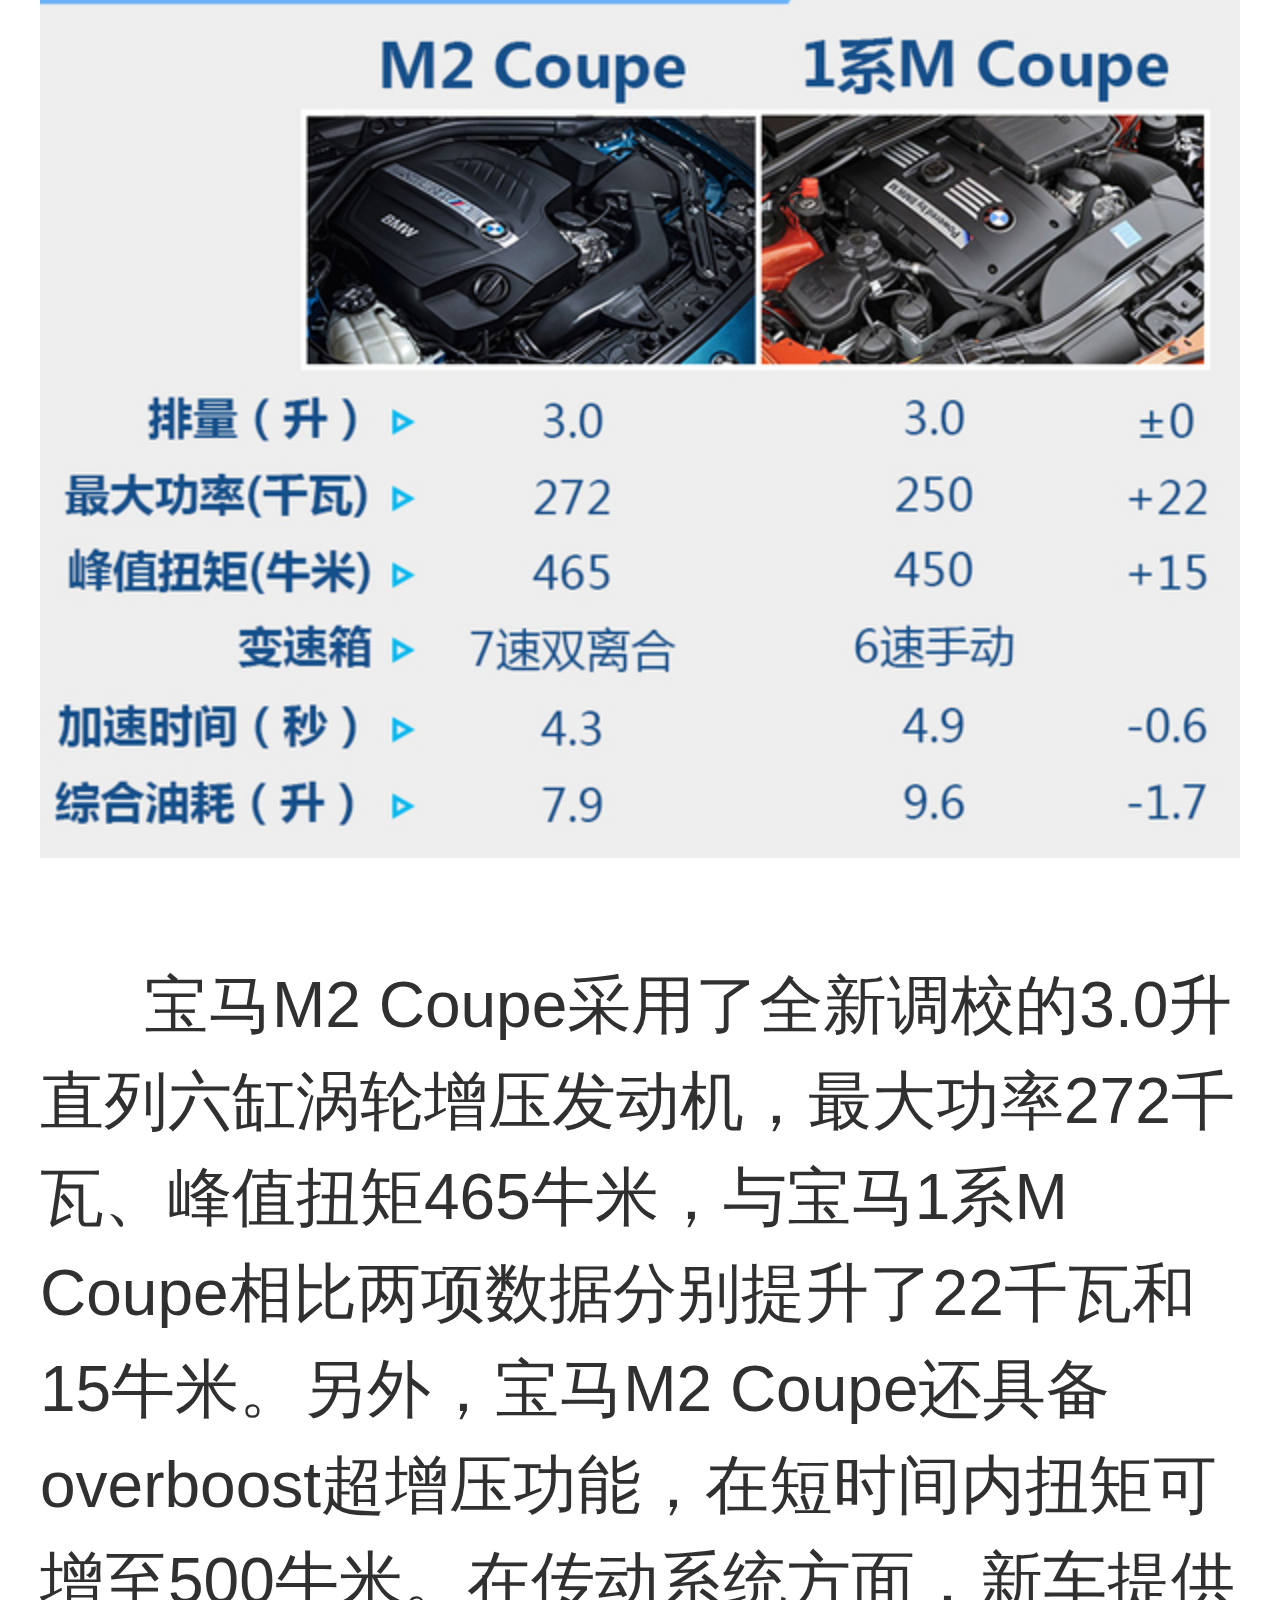
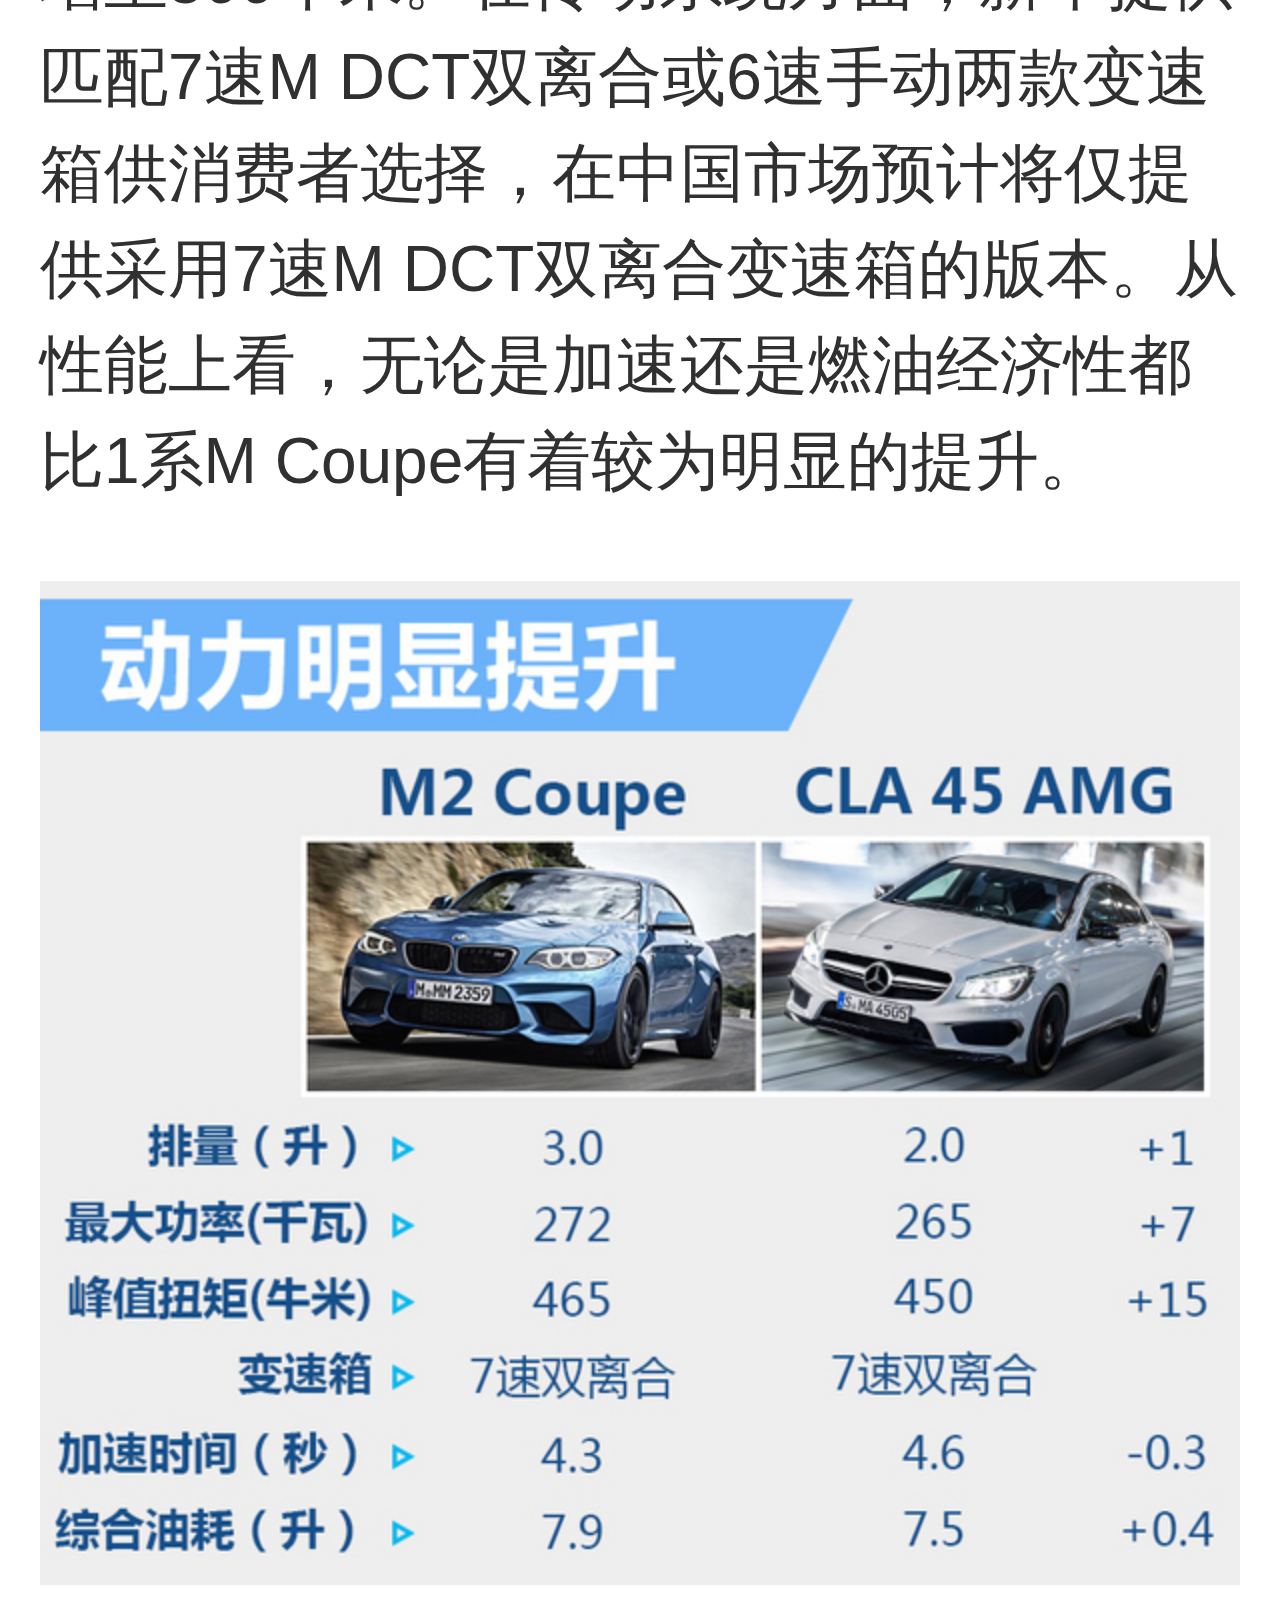
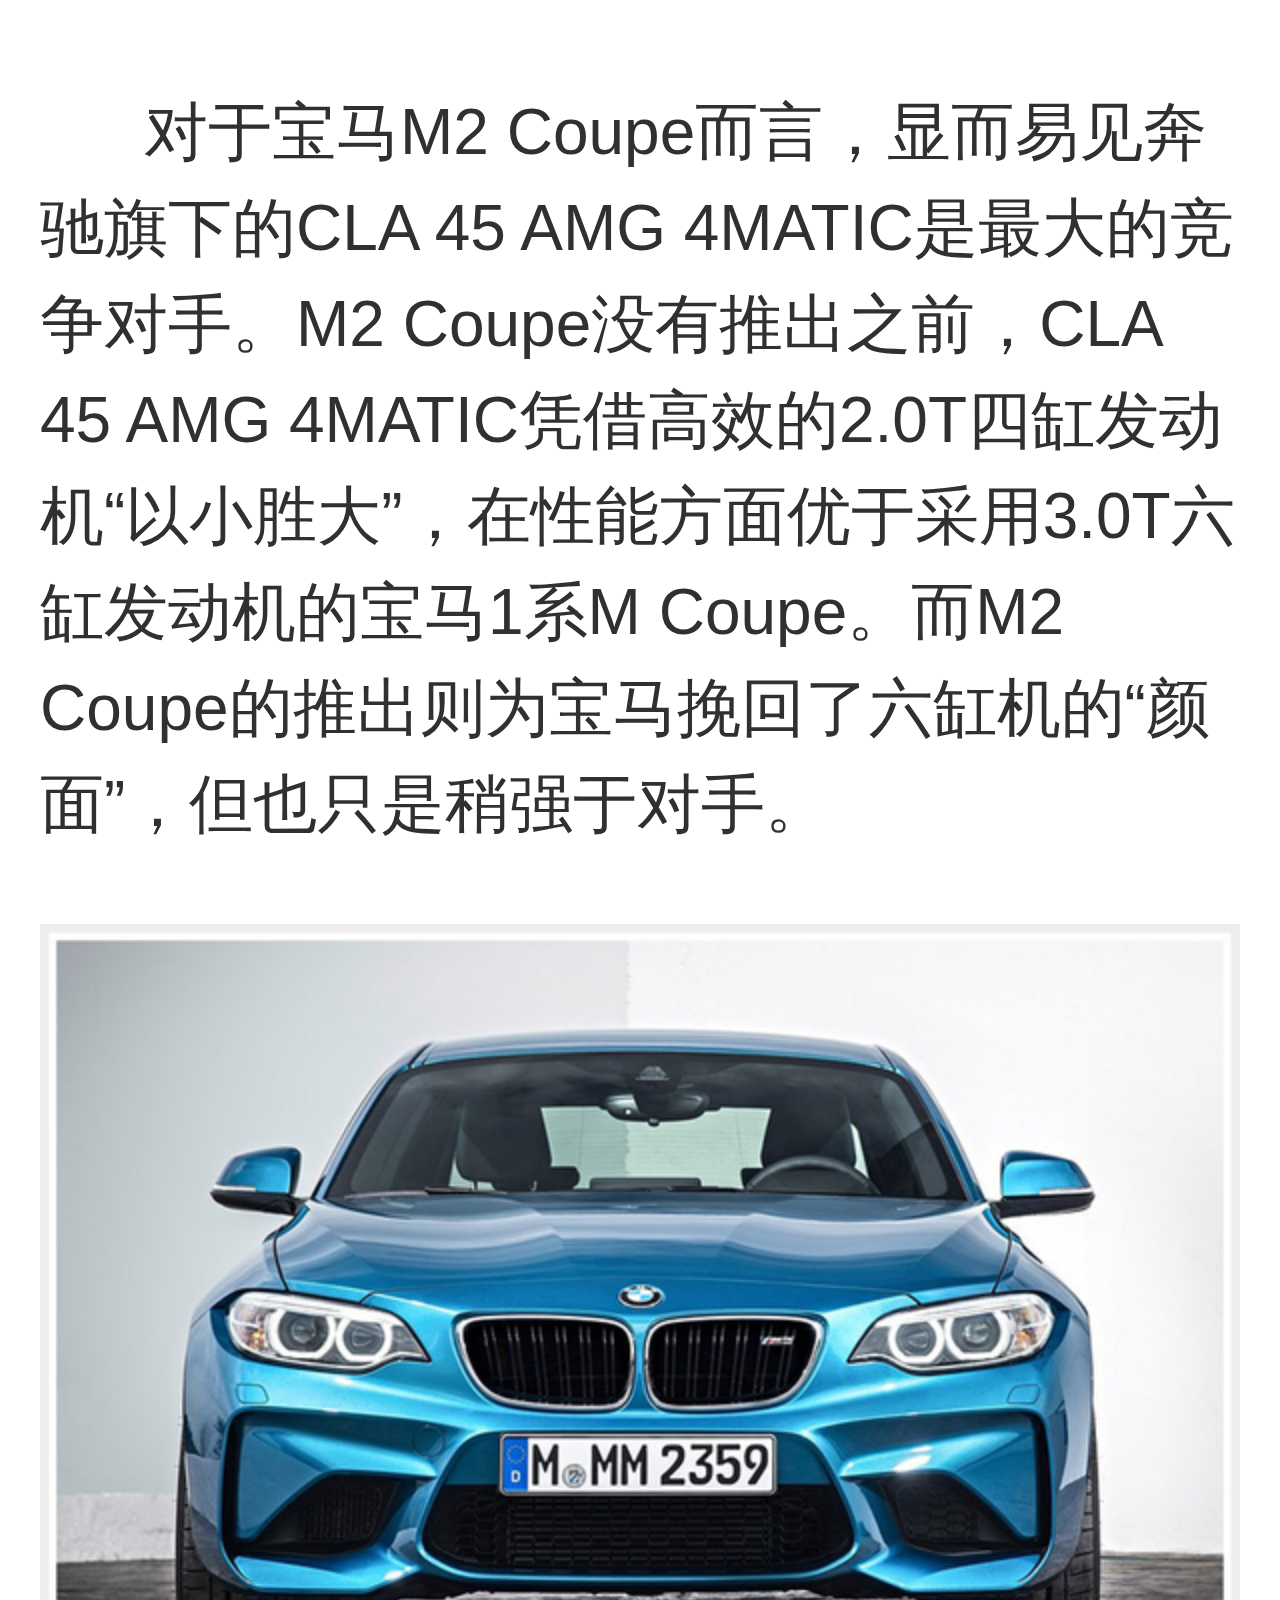
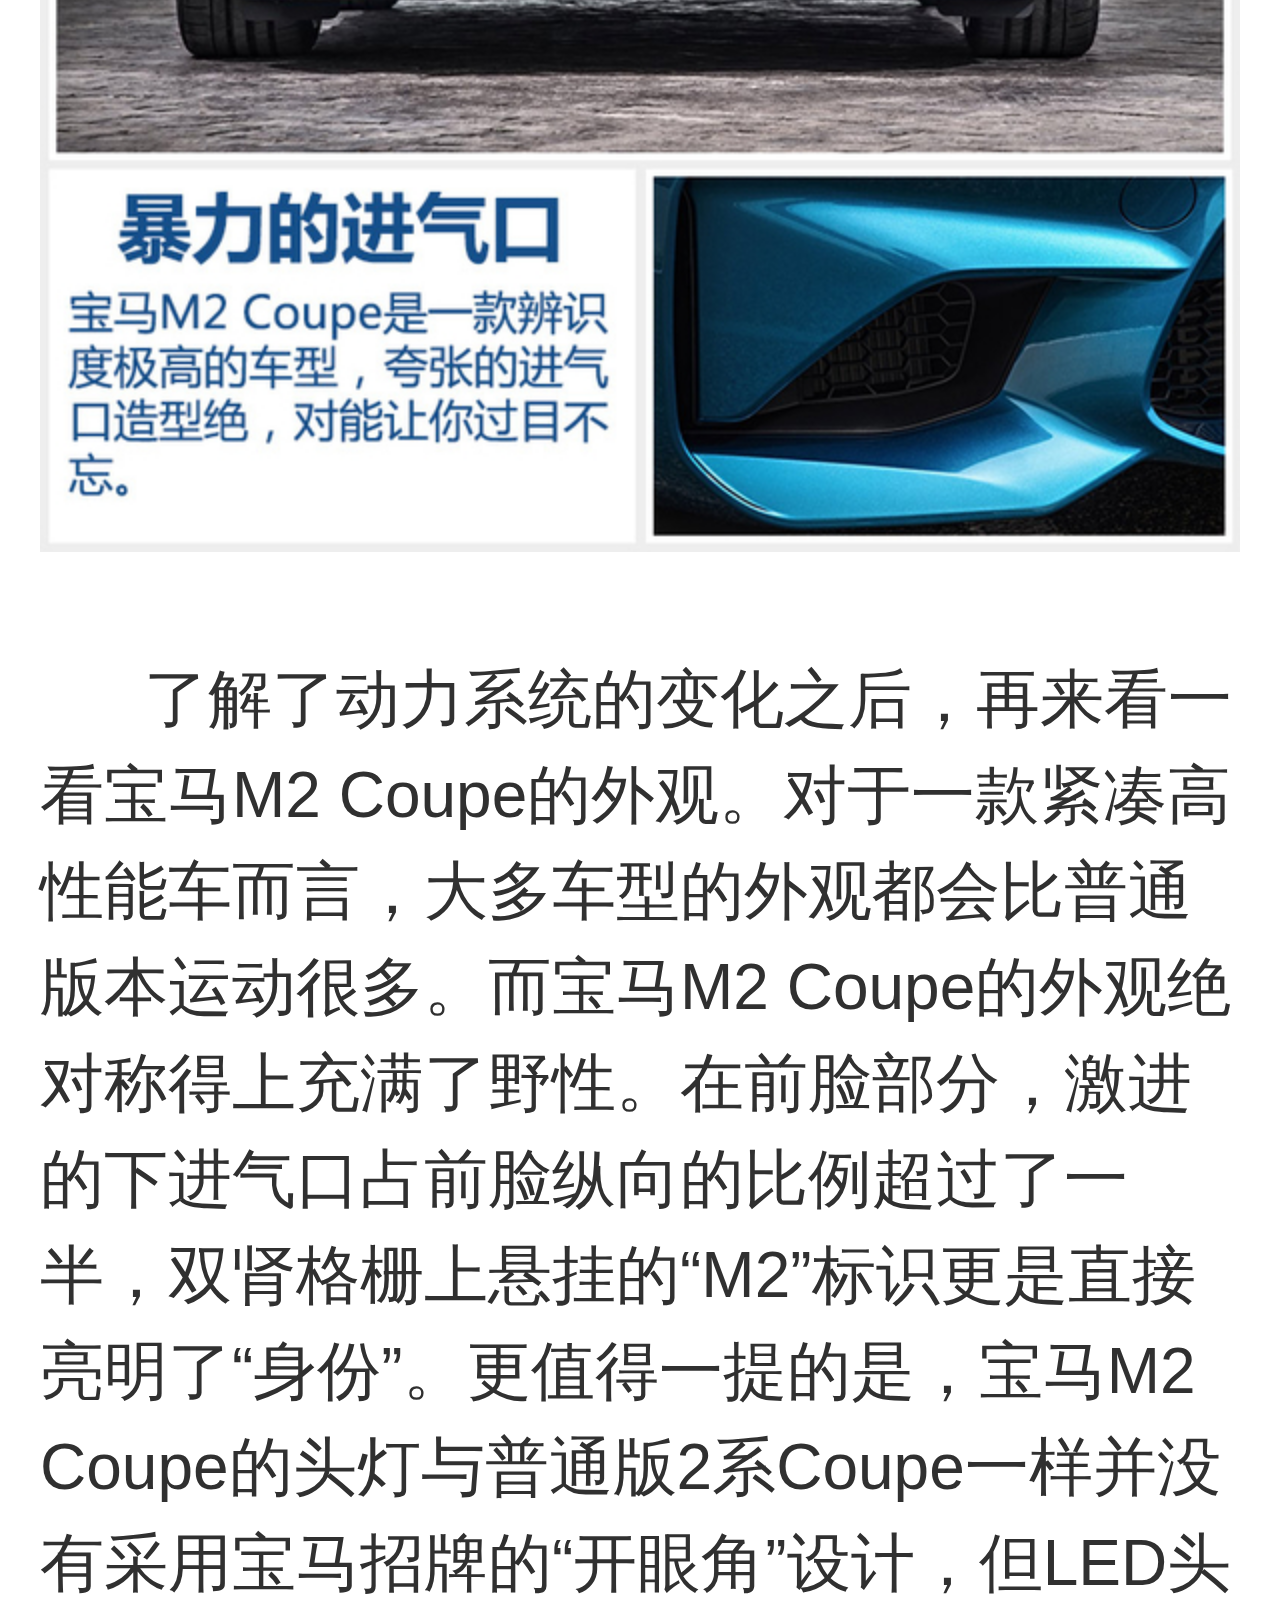
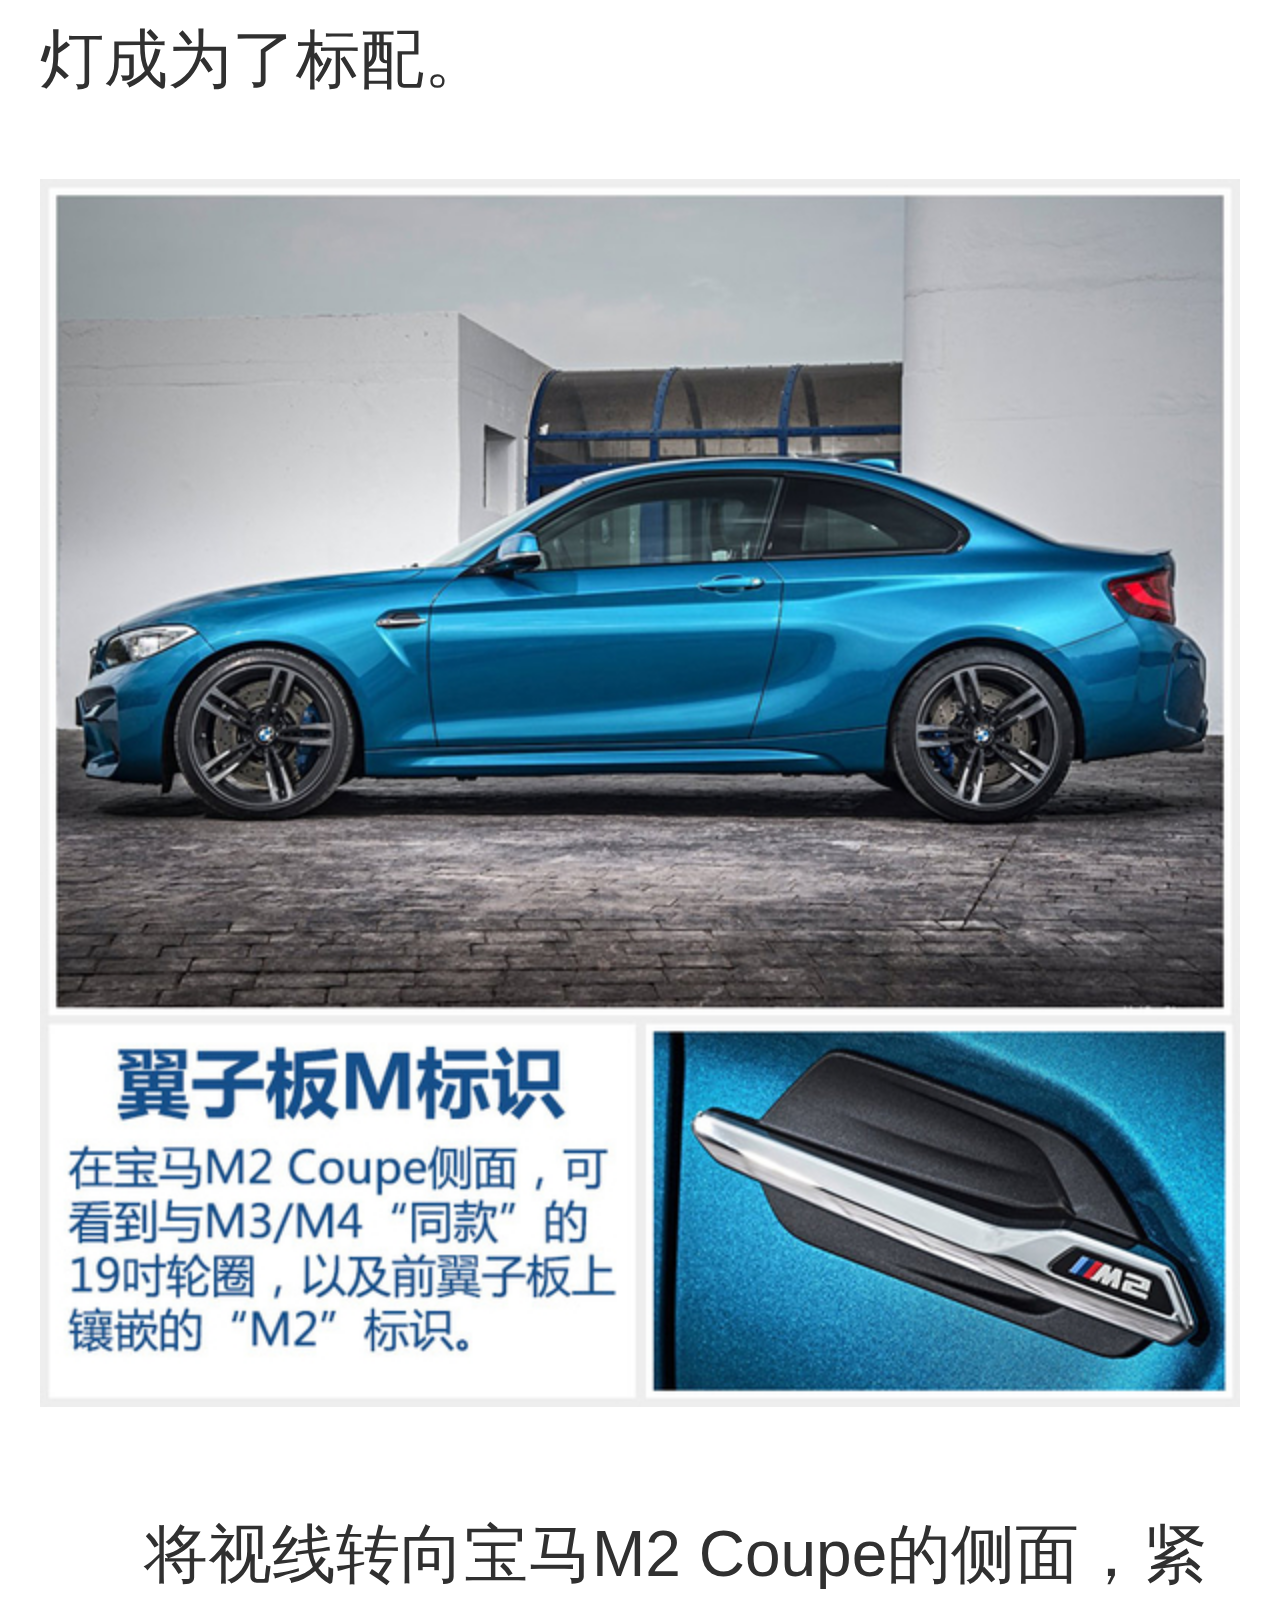
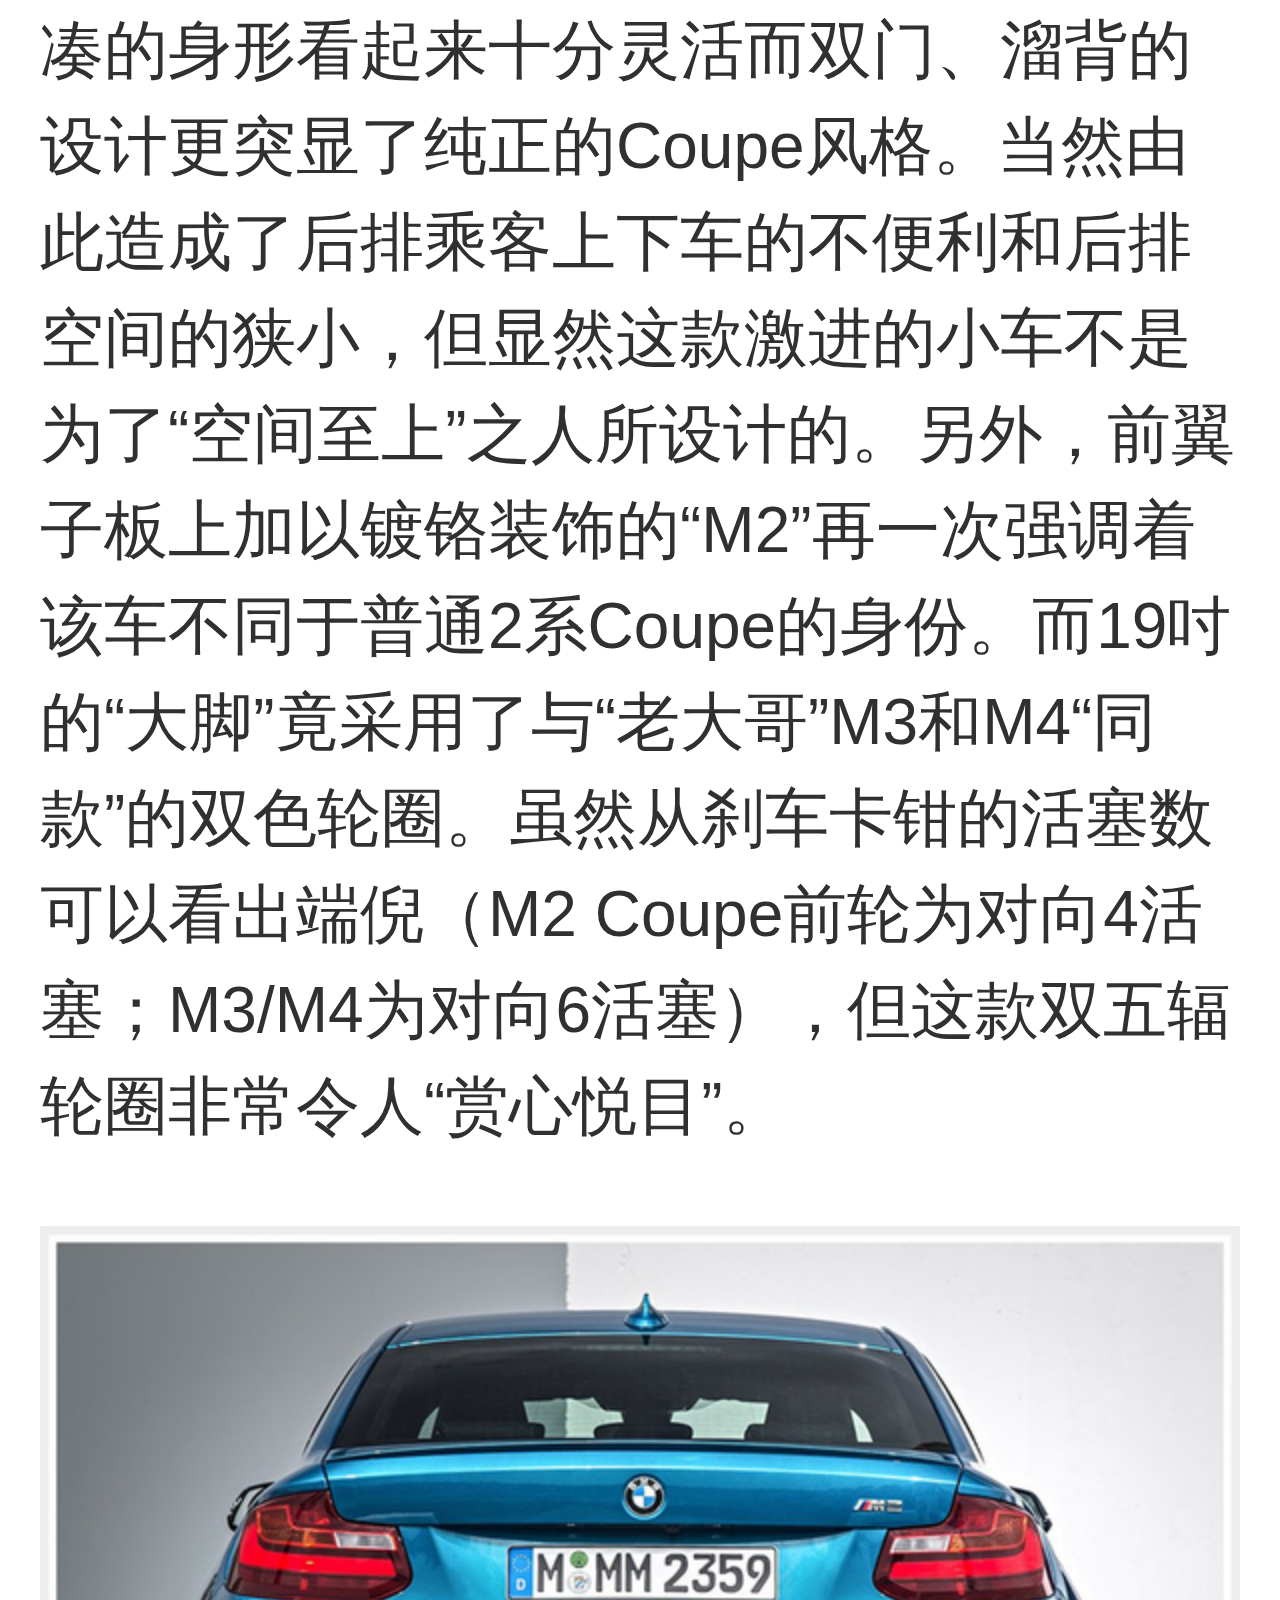
<file: newsDetail3.html>
<!DOCTYPE html>
<html lang="en">
<head>
    <meta charset="UTF-8">
    <meta name="format-detection" content="telephone=no">
    <meta name="viewport" content="width=device-width, initial-scale=1, maximum-scale=1, user-scalable=no">
    <title>BMW中国</title>
    <link rel="stylesheet" href="css/newsDetail.css">
</head>
<body>
    <img class="logo" src="img/logo.png" />
    <div class="topFrame"><p class="themeTitle">NEWS</p></div>
    <div class="headDiv">
        <p class="mainTitle">宝马2系高性能版四月上市 预计65万起售</p>
        <p class="subTitle">2016年02月21日 10:53 来源：网通社</p>
    </div>
    <p>宝马品牌在2015年10月发布了1系M Coupe的“继任者”——宝马M2 Coupe。这款宝马品牌旗下全新的紧凑型三厢高性能车，即将投放到中国市场当中。网通社在走访北京多家宝马授权经销商后获悉：宝马M2 Coupe现已接受预订，订金10万元。另外，网通社还了解到，新车在中国市场起售价预计65万元左右，会在4月开幕的北京车展期间亮相，并有望于车展前后公布官方指导售价。</p>
    <img src="img/news/NEWS30.jpg" />
    <img src="img/news/NEWS31.jpg" />
    <p>宝马1系M Coupe在2011年的上海车展上进行了国内首次亮相，随后在同年内以限量的方式少量投入到中国市场，仅提供6速手动变速箱的车型。时隔5年，宝马即将在今年的北京车展为中国带来全新的紧凑型高性能车，这顺应了当下中国市场消费者年轻化的趋势。目前宝马M2 Coupe在北京地区，已开始以10万元订金接受预定。根据宝马授权经销商透露的消息，第一批新车预计将在今年6月交付到车主手中。宝马M2 Coupe的起售价格有望控制在70万元以内，正式投放市场之后将大幅拉低宝马M系列高性能车的价格“门槛”。</p>
    <img src="img/news/NEWS32.jpg" />
    <img src="img/news/NEWS33.jpg" />
    <p>宝马M2 Coupe采用了全新调校的3.0升直列六缸涡轮增压发动机，最大功率272千瓦、峰值扭矩465牛米，与宝马1系M Coupe相比两项数据分别提升了22千瓦和15牛米。另外，宝马M2 Coupe还具备overboost超增压功能，在短时间内扭矩可增至500牛米。在传动系统方面，新车提供匹配7速M DCT双离合或6速手动两款变速箱供消费者选择，在中国市场预计将仅提供采用7速M DCT双离合变速箱的版本。从性能上看，无论是加速还是燃油经济性都比1系M Coupe有着较为明显的提升。</p>
    <img src="img/news/NEWS34.jpg" />
    <p>对于宝马M2 Coupe而言，显而易见奔驰旗下的CLA 45 AMG 4MATIC是最大的竞争对手。M2 Coupe没有推出之前，CLA 45 AMG 4MATIC凭借高效的2.0T四缸发动机“以小胜大”，在性能方面优于采用3.0T六缸发动机的宝马1系M Coupe。而M2 Coupe的推出则为宝马挽回了六缸机的“颜面”，但也只是稍强于对手。</p>
    <img src="img/news/NEWS35.jpg" />
    <p>了解了动力系统的变化之后，再来看一看宝马M2 Coupe的外观。对于一款紧凑高性能车而言，大多车型的外观都会比普通版本运动很多。而宝马M2 Coupe的外观绝对称得上充满了野性。在前脸部分，激进的下进气口占前脸纵向的比例超过了一半，双肾格栅上悬挂的“M2”标识更是直接亮明了“身份”。更值得一提的是，宝马M2 Coupe的头灯与普通版2系Coupe一样并没有采用宝马招牌的“开眼角”设计，但LED头灯成为了标配。</p>
    <img src="img/news/NEWS36.jpg" />
    <p>将视线转向宝马M2 Coupe的侧面，紧凑的身形看起来十分灵活而双门、溜背的设计更突显了纯正的Coupe风格。当然由此造成了后排乘客上下车的不便利和后排空间的狭小，但显然这款激进的小车不是为了“空间至上”之人所设计的。另外，前翼子板上加以镀铬装饰的“M2”再一次强调着该车不同于普通2系Coupe的身份。而19吋的“大脚”竟采用了与“老大哥”M3和M4“同款”的双色轮圈。虽然从刹车卡钳的活塞数可以看出端倪（M2 Coupe前轮为对向4活塞；M3/M4为对向6活塞），但这款双五辐轮圈非常令人“赏心悦目”。</p>
    <img src="img/news/NEWS37.jpg" />
    <p>与前脸的夸张和激进相比，宝马M2 Coupe的尾部造型更加简单和圆润。双边共四出的排气布局在下扰流器两端，提醒着后车这是个不好惹的“小家伙”。同时，宽厚而敦实的后保险杠占了尾部很大的比例和前脸进行呼应，看起来十分大气。</p>
    <img src="img/news/NEWS38.jpg" />
    <img src="img/news/NEWS39.jpg" />
    <p>在新车的内部，宝马M2 Coupe带来了不小的惊喜。M系列的三辐多功能方向盘，绝对可以称为是宝马最美的方向盘之一。7速双离合变速箱的挡杆，也采用了与M3/M4“同款”的设计。另外，在车内多处采用碳纤维纹路装饰并配备有铝制的M家族专属迎宾踏板，再加以亮色的皮革缝线，宝马M2 Coupe的内饰充满了激发驾驶欲望的元素。</p>
    <script type="text/javascript" src="js/jquery-1.8.0.min.js"></script>
    <script type="text/javascript" src="js/rem.js"></script>
</body>
</html>
</file>
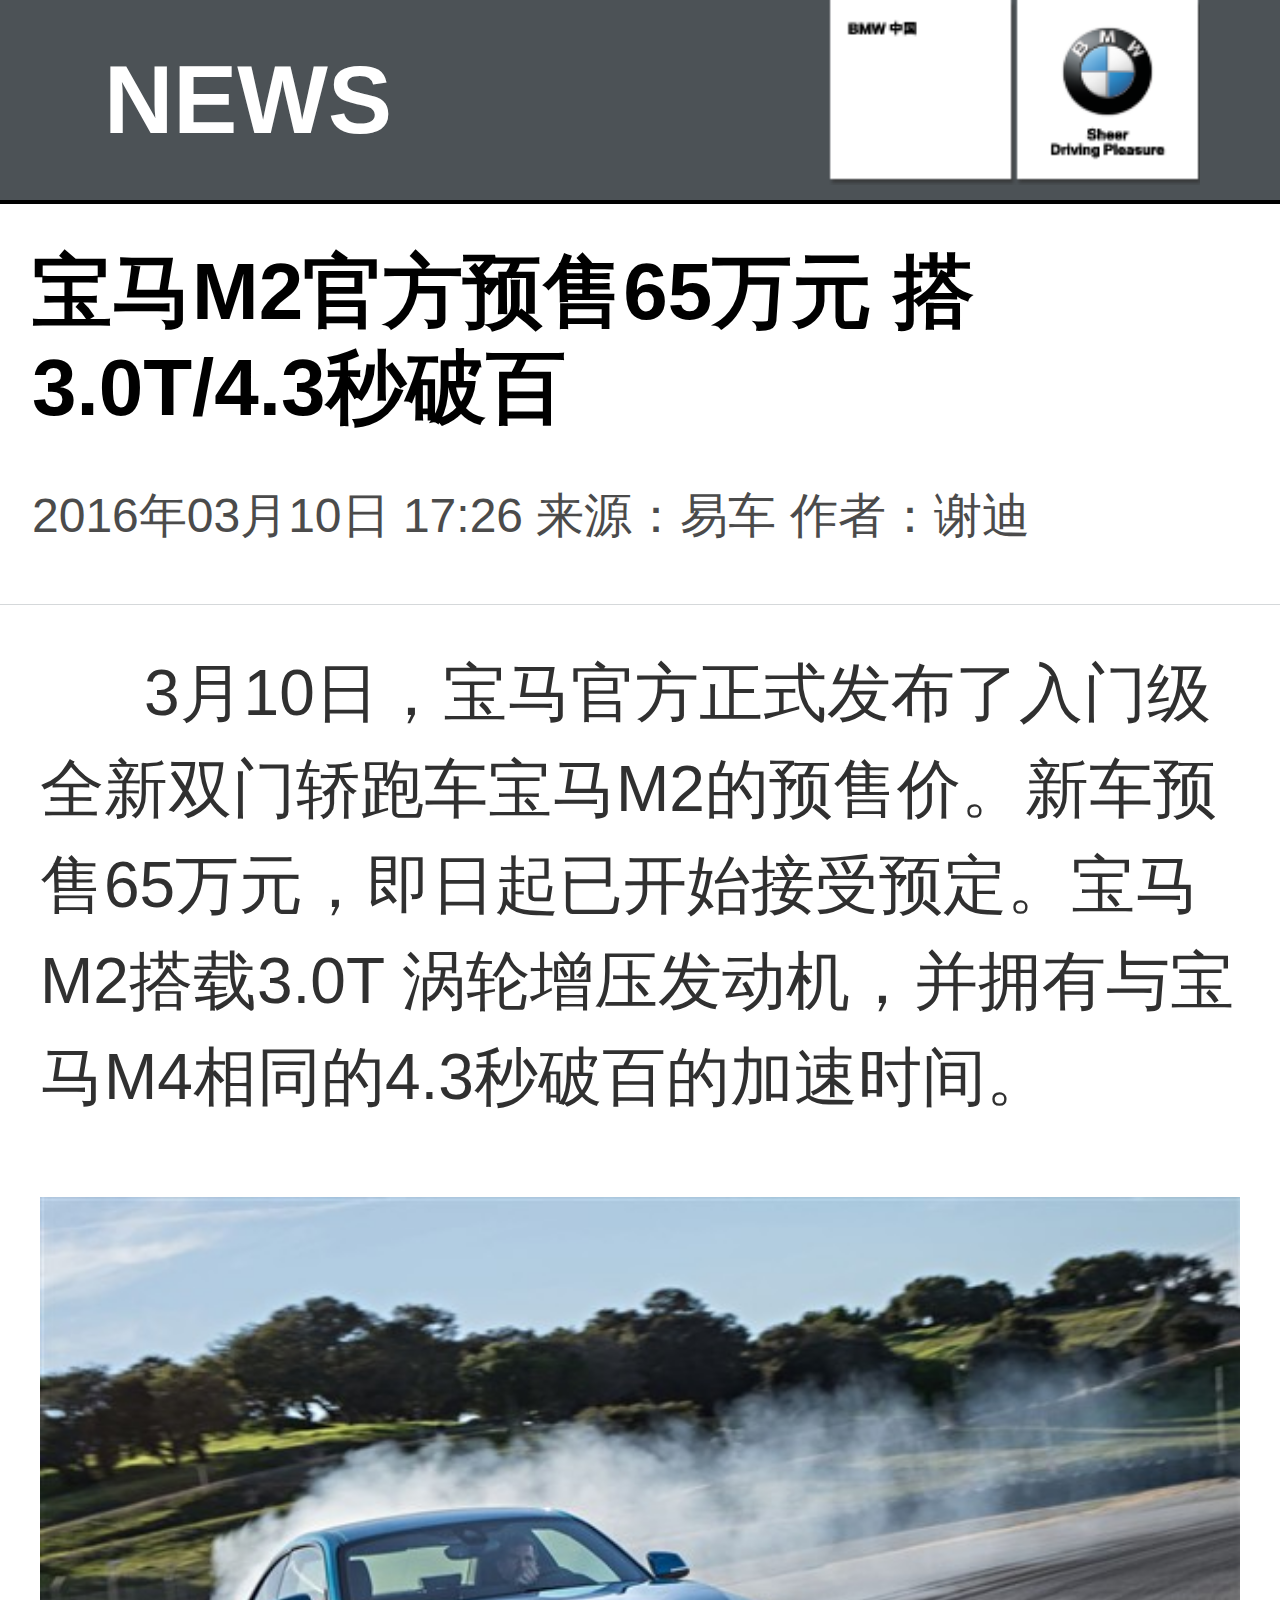
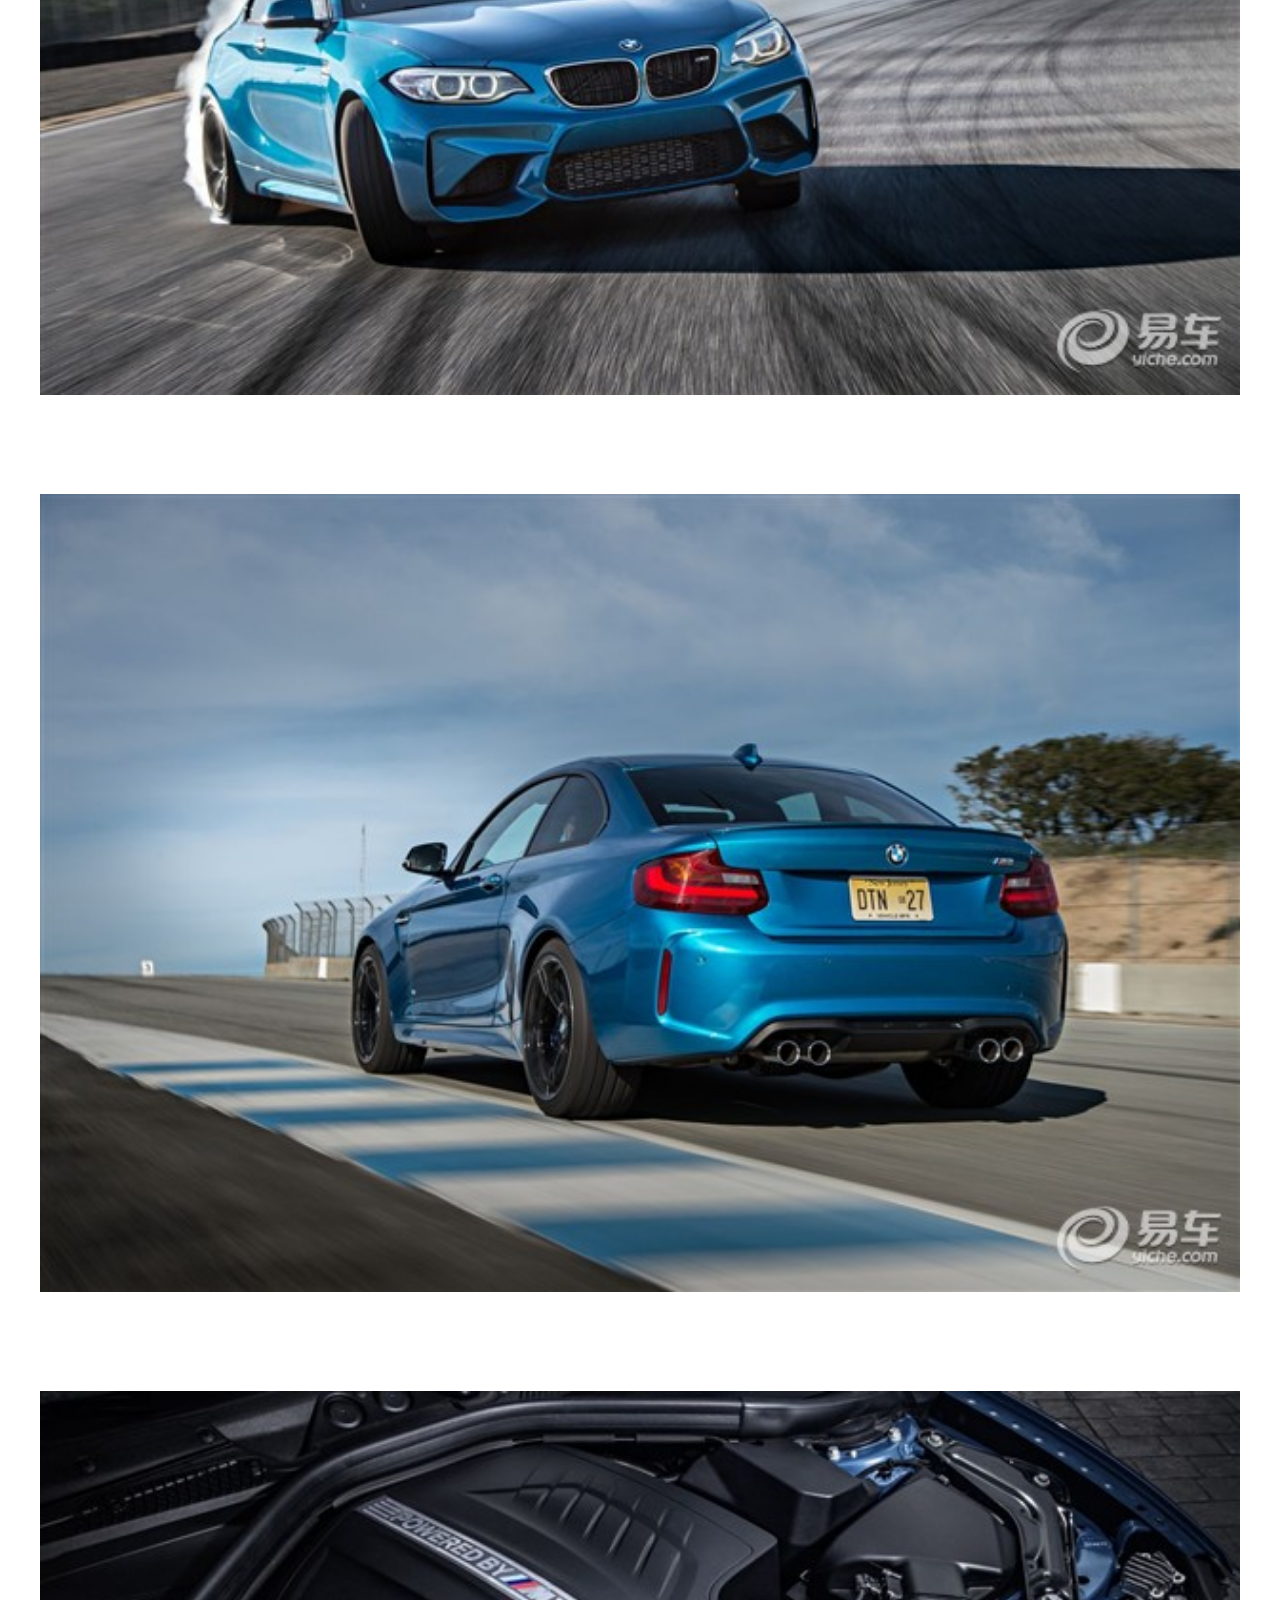
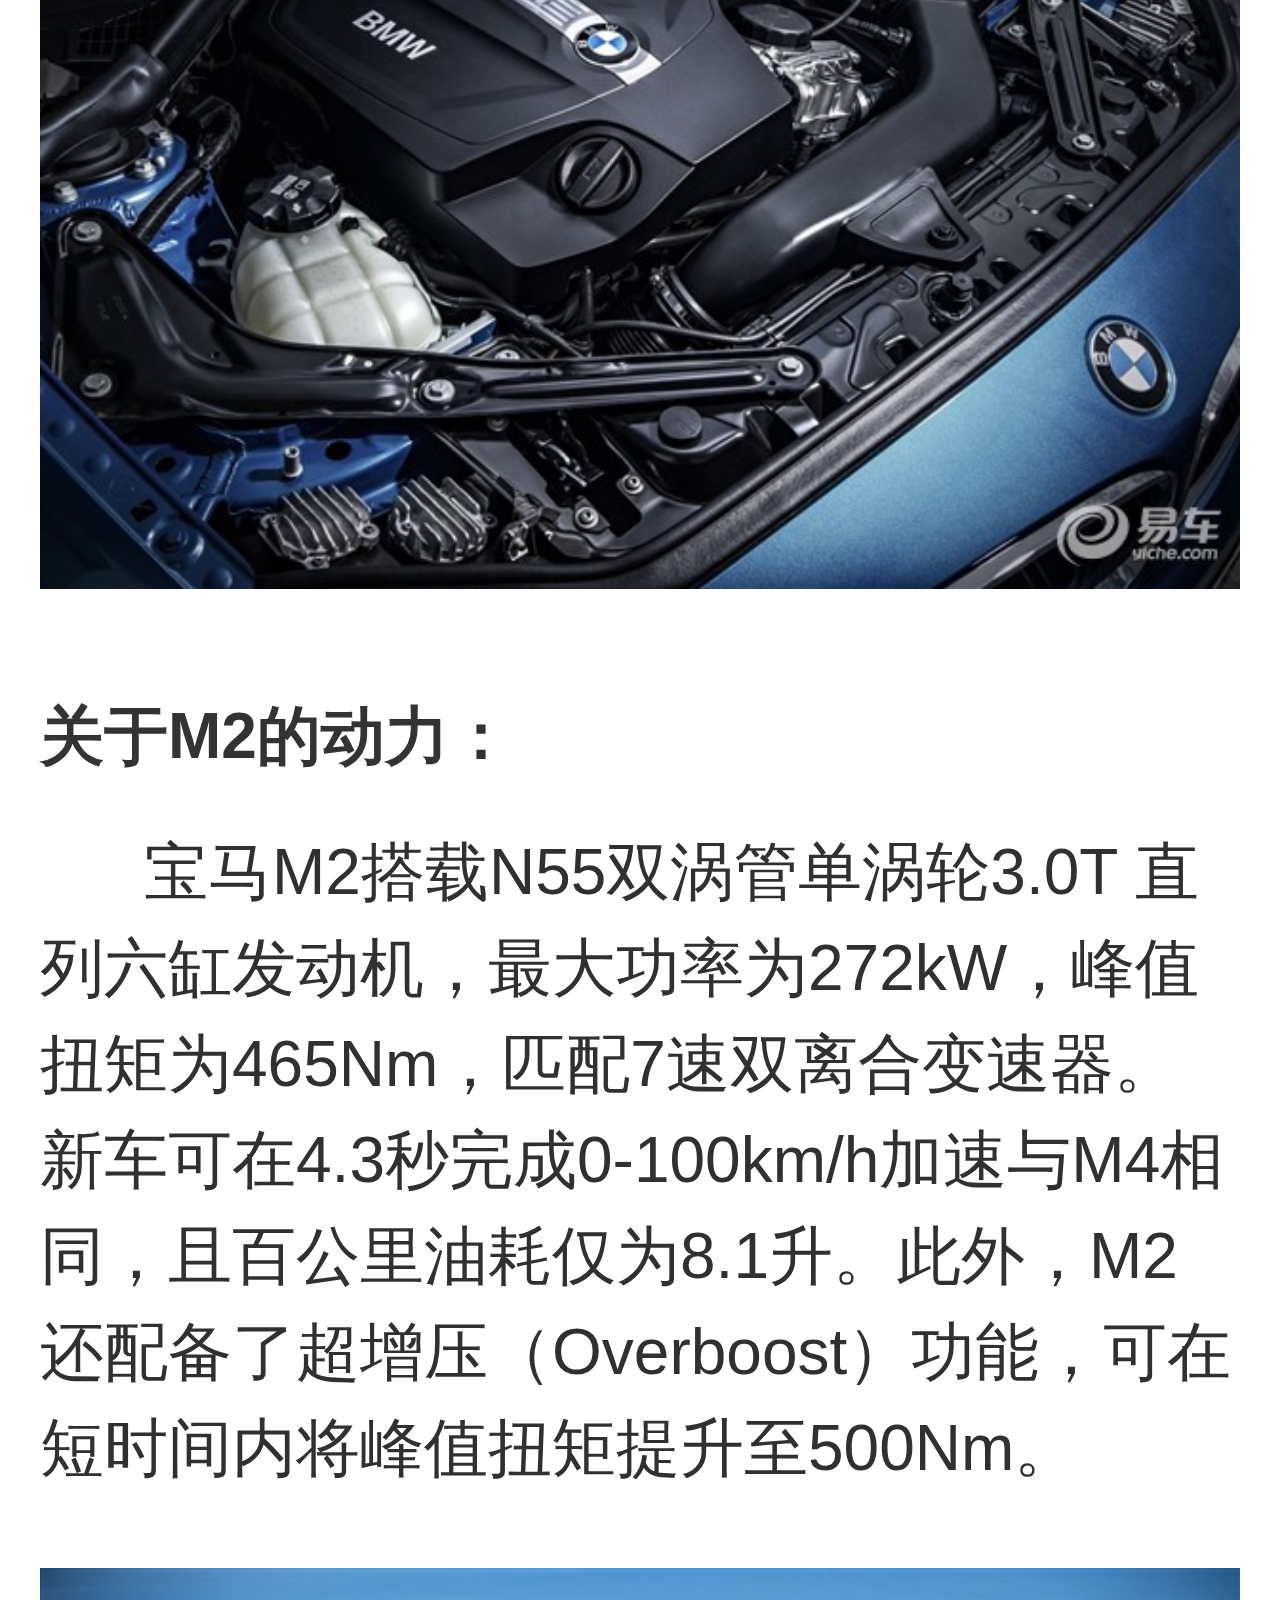
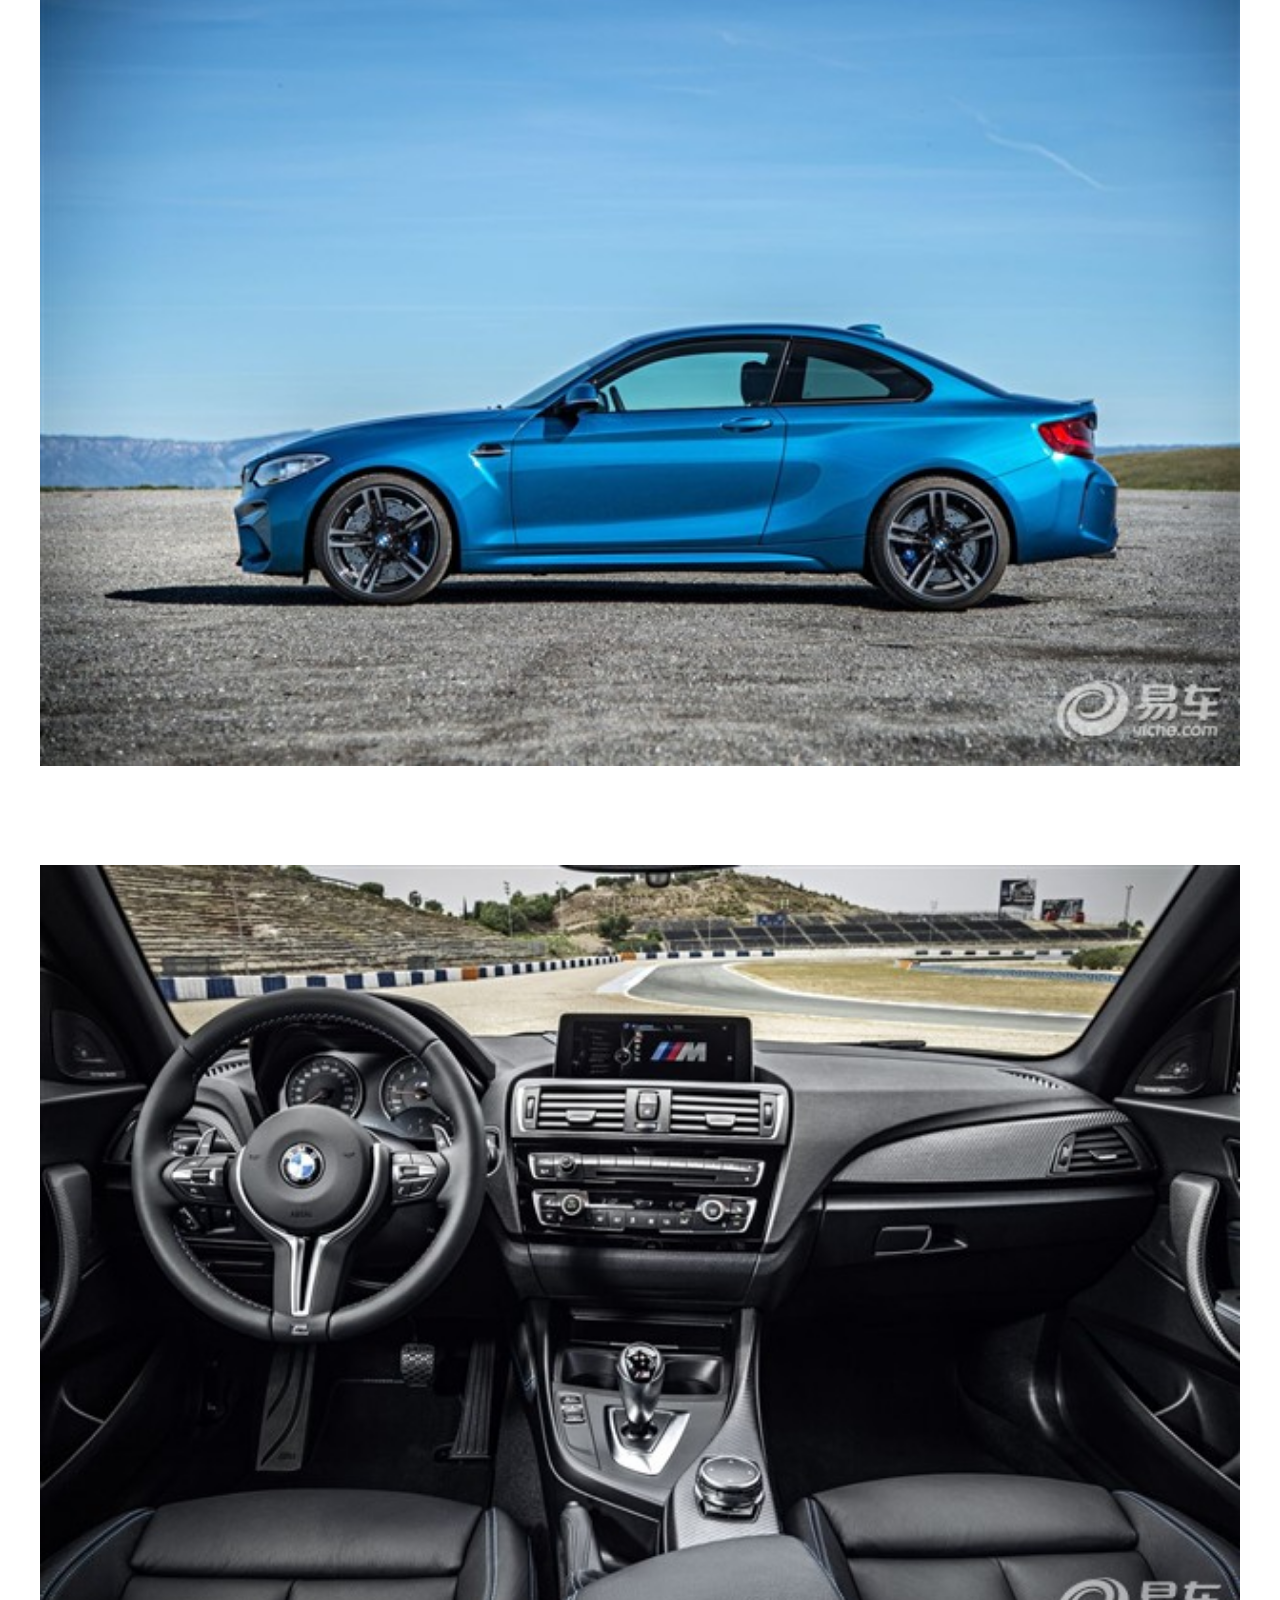
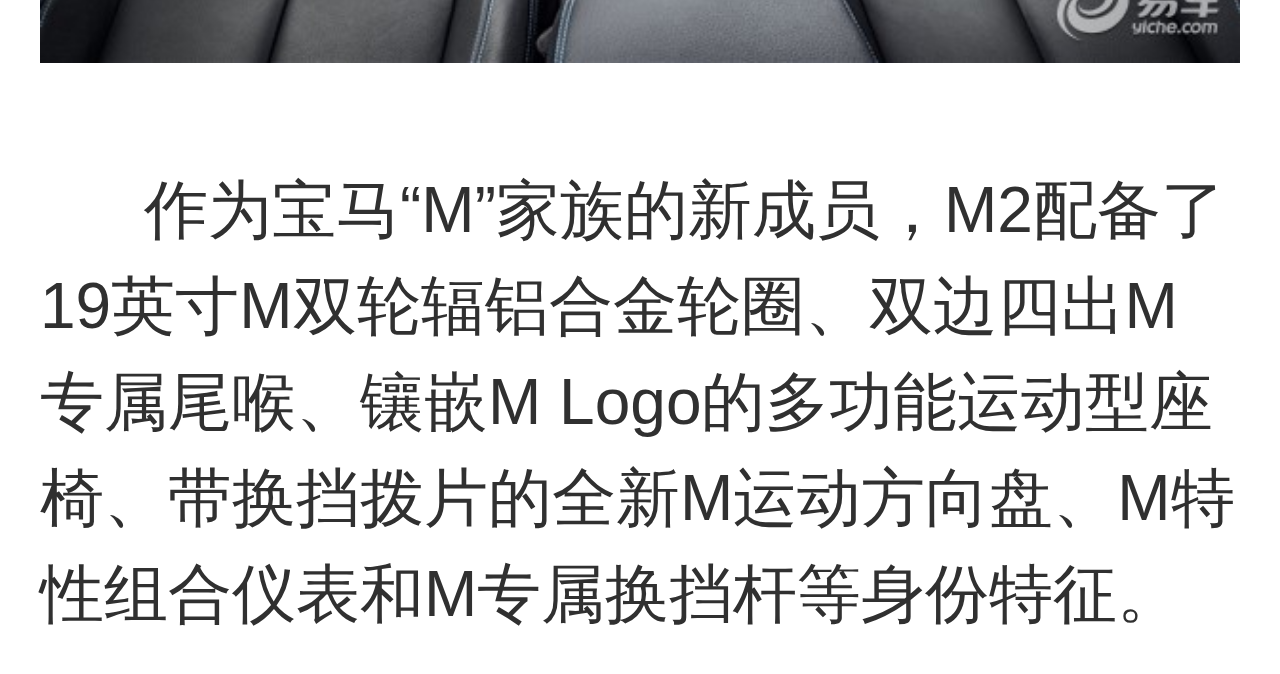
<file: newsDetail4.html>
<!DOCTYPE html>
<html lang="en">
<head>
    <meta charset="UTF-8">
    <meta name="format-detection" content="telephone=no">
    <meta name="viewport" content="width=device-width, initial-scale=1, maximum-scale=1, user-scalable=no">
    <title>BMW中国</title>
    <link rel="stylesheet" href="css/newsDetail.css">
</head>
<body>
    <img class="logo" src="img/logo.png" />
    <div class="topFrame"><p class="themeTitle">NEWS</p></div>
    <div class="headDiv">
        <p class="mainTitle">宝马M2官方预售65万元 搭3.0T/4.3秒破百</p>
        <p class="subTitle">2016年03月10日 17:26 来源：易车 作者：谢迪</p>
    </div>
    <p>3月10日，宝马官方正式发布了入门级全新双门轿跑车宝马M2的预售价。新车预售65万元，即日起已开始接受预定。宝马M2搭载3.0T 涡轮增压发动机，并拥有与宝马M4相同的4.3秒破百的加速时间。</p>
    <img src="img/news/NEWS40.jpg" />
    <img src="img/news/NEWS41.jpg" />
    <img src="img/news/NEWS42.jpg" />
    <p class="pTitle">关于M2的动力：</p>
    <p>宝马M2搭载N55双涡管单涡轮3.0T 直列六缸发动机，最大功率为272kW，峰值扭矩为465Nm，匹配7速双离合变速器。新车可在4.3秒完成0-100km/h加速与M4相同，且百公里油耗仅为8.1升。此外，M2还配备了超增压（Overboost）功能，可在短时间内将峰值扭矩提升至500Nm。</p>
    <img src="img/news/NEWS43.jpg" />
    <img src="img/news/NEWS44.jpg" />
    <p>作为宝马“M”家族的新成员，M2配备了19英寸M双轮辐铝合金轮圈、双边四出M专属尾喉、镶嵌M Logo的多功能运动型座椅、带换挡拨片的全新M运动方向盘、M特性组合仪表和M专属换挡杆等身份特征。</p>

    <script type="text/javascript" src="js/jquery-1.8.0.min.js"></script>
    <script type="text/javascript" src="js/rem.js"></script>
</body>
</html>
</file>
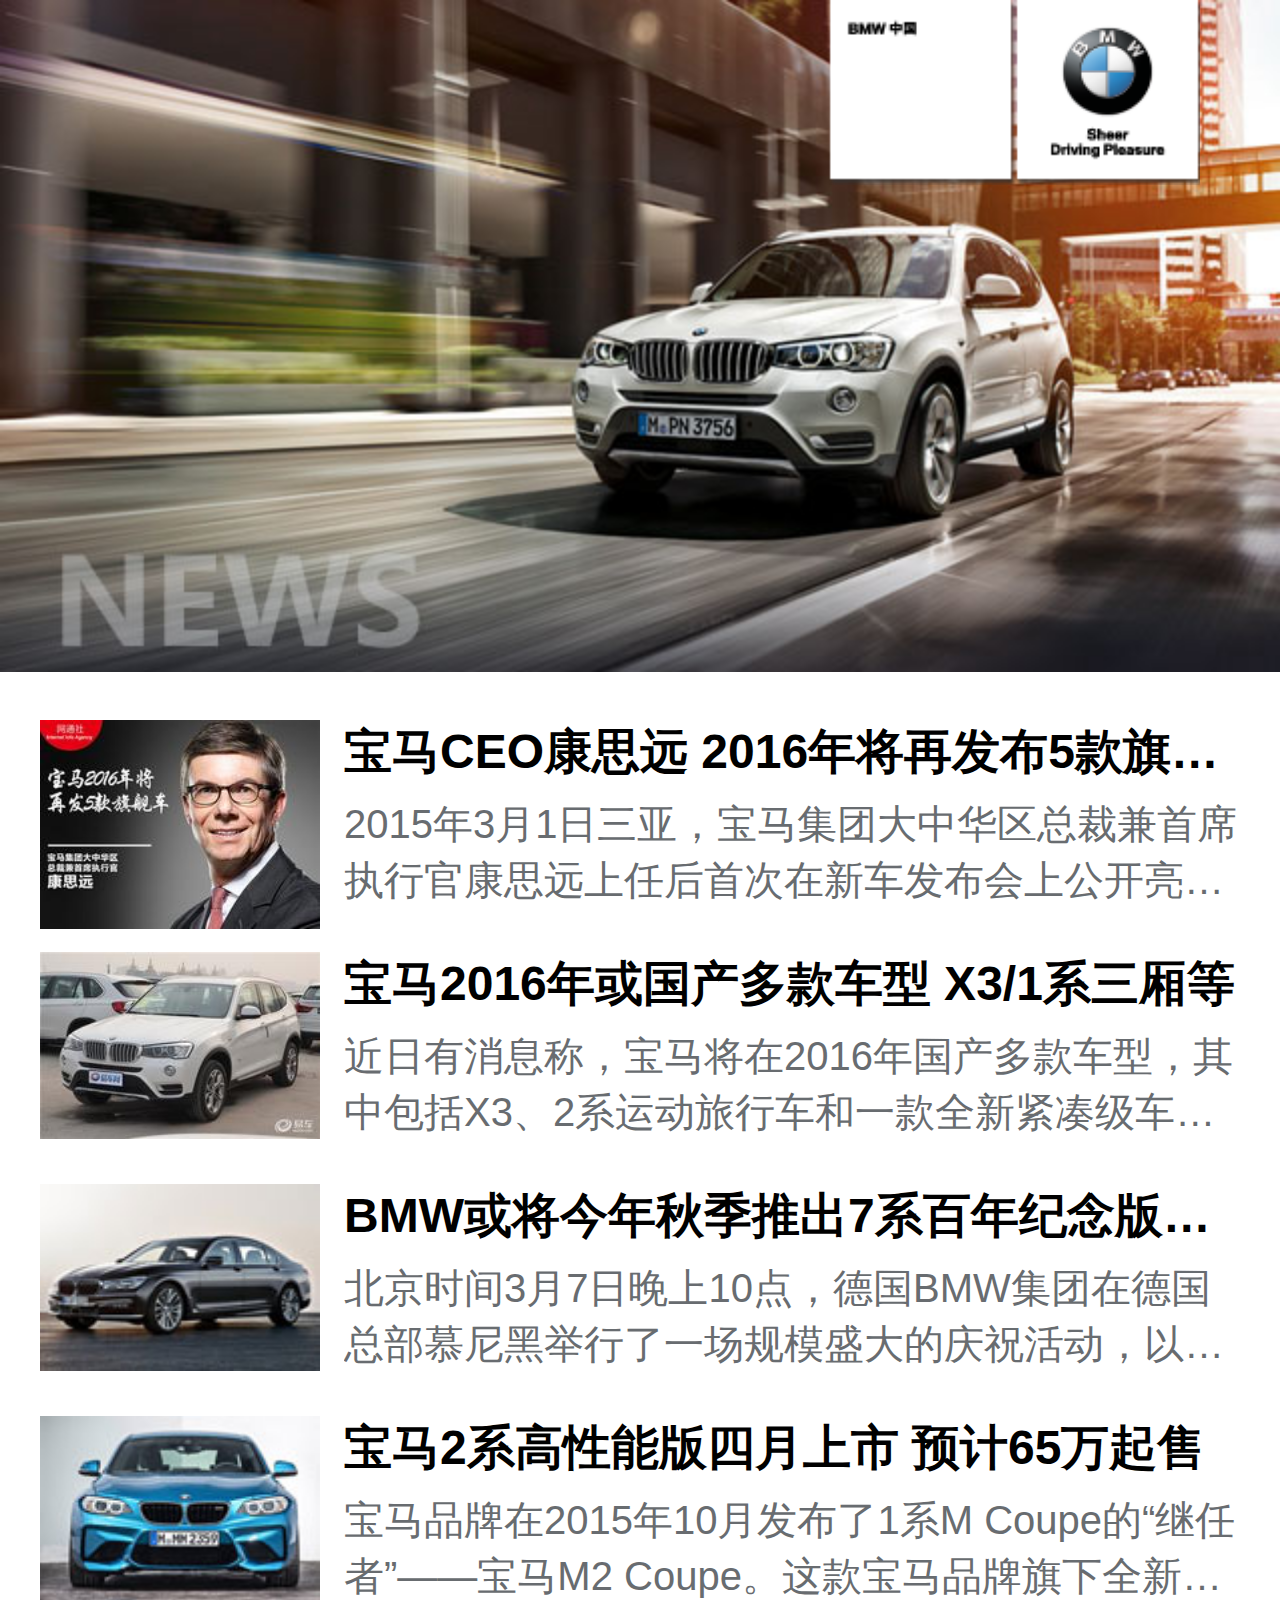
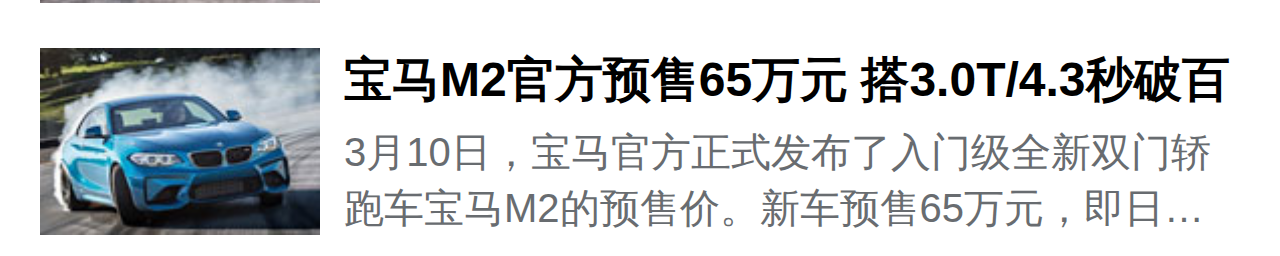
<file: newsList.html>
<!DOCTYPE html>
<html lang="en">
<head>
    <meta charset="UTF-8">
    <meta name="format-detection" content="telephone=no">
    <meta name="viewport" content="width=device-width, initial-scale=1, maximum-scale=1, user-scalable=no">
    <title>BMW中国</title>
    <link rel="stylesheet" href="css/common.css">
    <link rel="stylesheet" href="css/newsList.css">
</head>
<body>
    <img class="logo" src="img/logo.png" />
    <div class="themeDiv"></div>
    <div id="newsList">
        <div class="item">
            <img class="itemImg" src="img/news/news.jpg" />
            <p class="itemTitle">宝马CEO康思远 2016年将再发布5款旗舰车</p>
            <p class="itemInfo">2015年3月1日三亚，宝马集团大中华区总裁兼首席执行官康思远上任后首次在新车发布会上公开亮相，这一天是全新宝马旗舰轿车7系第五款车型730Li的上市。康思远向网通社表示：“全新BMW 730Li是同</p>
        </div>
        <div class="item">
            <img class="itemImg" src="img/news/news1.jpg" />
            <p class="itemTitle">宝马2016年或国产多款车型 X3/1系三厢等</p>
            <p class="itemInfo">近日有消息称，宝马将在2016年国产多款车型，其中包括X3、2系运动旅行车和一款全新紧凑级车型，按照目前已知消息看，该车型或为1系三厢版。 X3（进口） 面对来自奥迪Q5和奔驰GLC的压力，宝</p>
        </div>
        <div class="item">
            <img class="itemImg" src="img/news/news2.jpg" />
            <p class="itemTitle">BMW或将今年秋季推出7系百年纪念版车型</p>
            <p class="itemInfo">北京时间3月7日晚上10点，德国BMW集团在德国总部慕尼黑举行了一场规模盛大的庆祝活动，以此来庆祝BMW百年华诞。</p>
        </div>
        <div class="item">
            <img class="itemImg" src="img/news/news3.jpg" />
            <p class="itemTitle">宝马2系高性能版四月上市 预计65万起售</p>
            <p class="itemInfo">宝马品牌在2015年10月发布了1系M Coupe的“继任者”——宝马M2 Coupe。这款宝马品牌旗下全新的紧凑型三厢高性能车，即将投放到中国市场当中。</p>
        </div>
        <div class="item">
            <img class="itemImg" src="img/news/news4.jpg" />
            <p class="itemTitle">宝马M2官方预售65万元 搭3.0T/4.3秒破百</p>
            <p class="itemInfo">3月10日，宝马官方正式发布了入门级全新双门轿跑车宝马M2的预售价。新车预售65万元，即日起已开始接受预定。</p>
        </div>
    </div>
    <script type="text/javascript" src="js/jquery-1.8.0.min.js"></script>
    <script type="text/javascript" src="js/rem.js"></script>
    <script type="text/javascript">
        $(document).ready(function(){
            $('.item').click(function(){
                var index=$(this).index();
                if (index==0) {
                    window.location.href="newsDetail.html";
                } else  {
                    window.location.href="newsDetail"+index +".html";
                }
            });
        });

    </script>
</body>
</html>
</file>
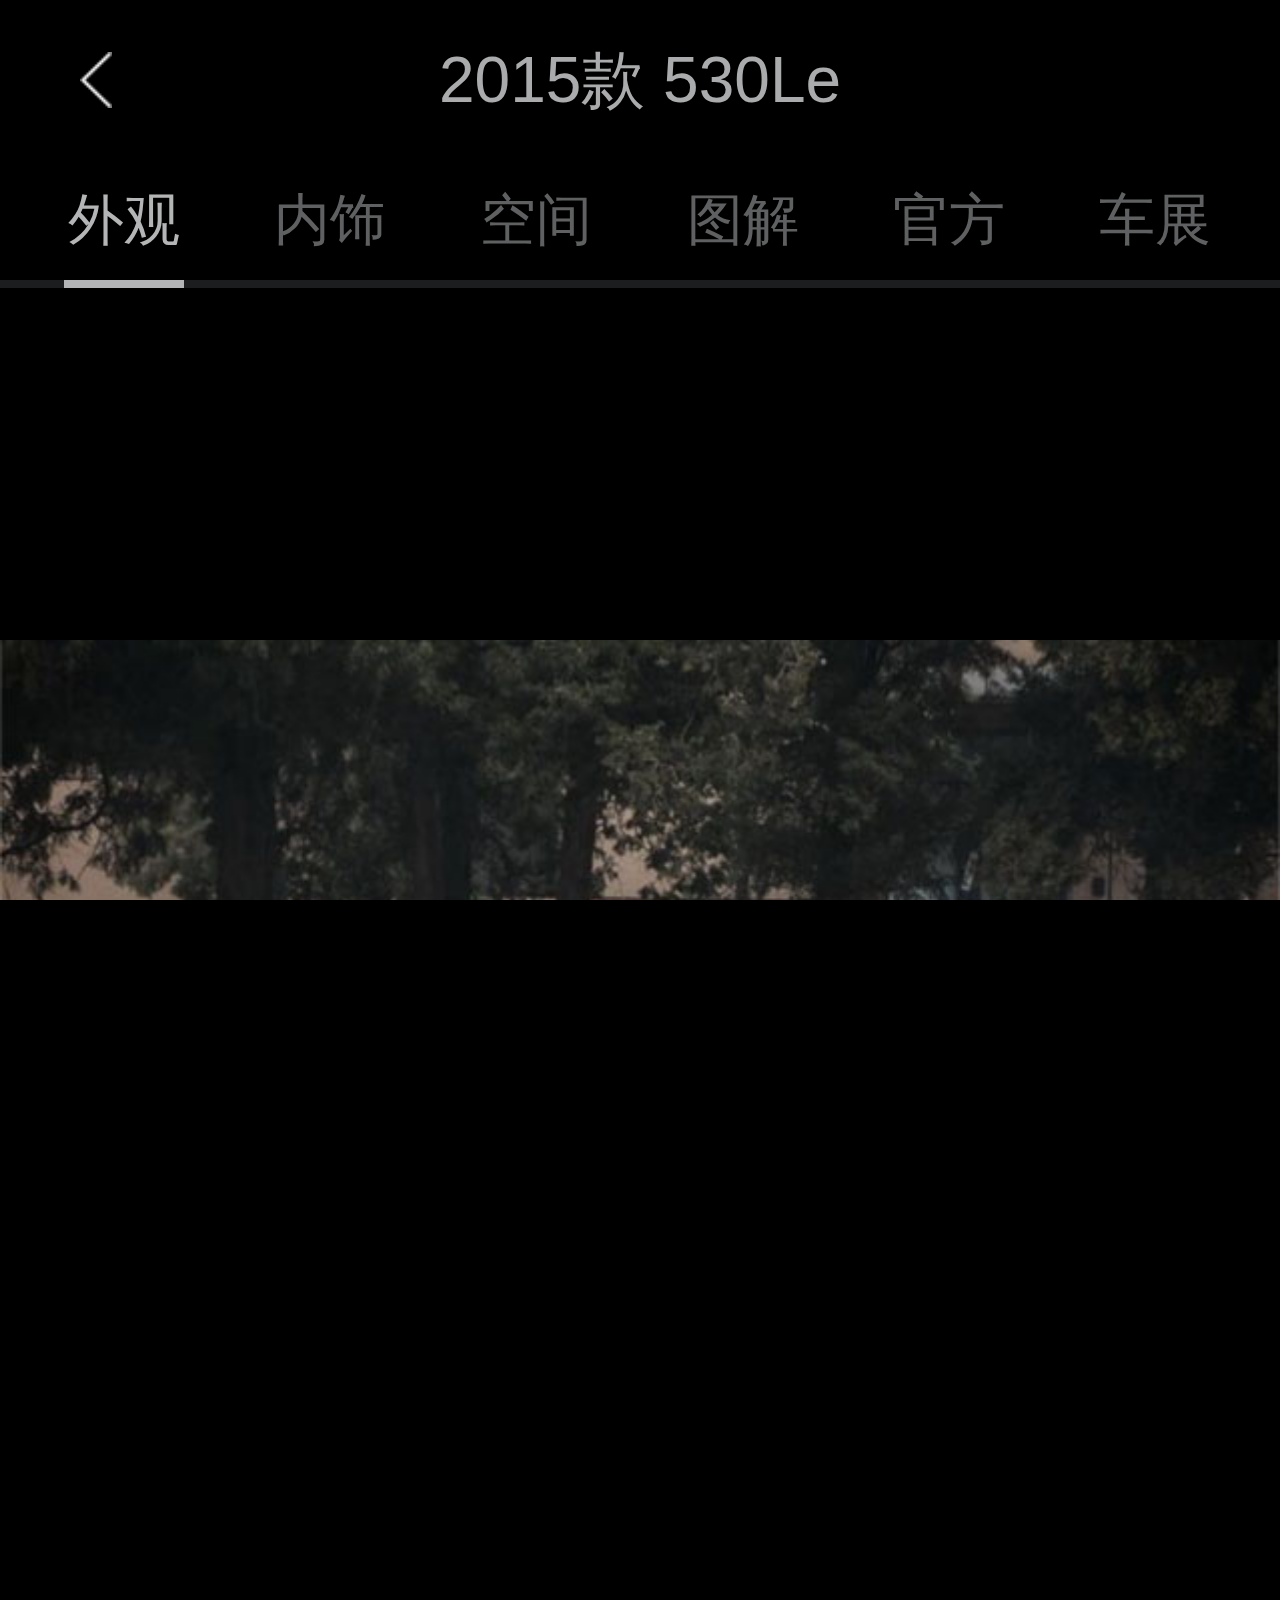
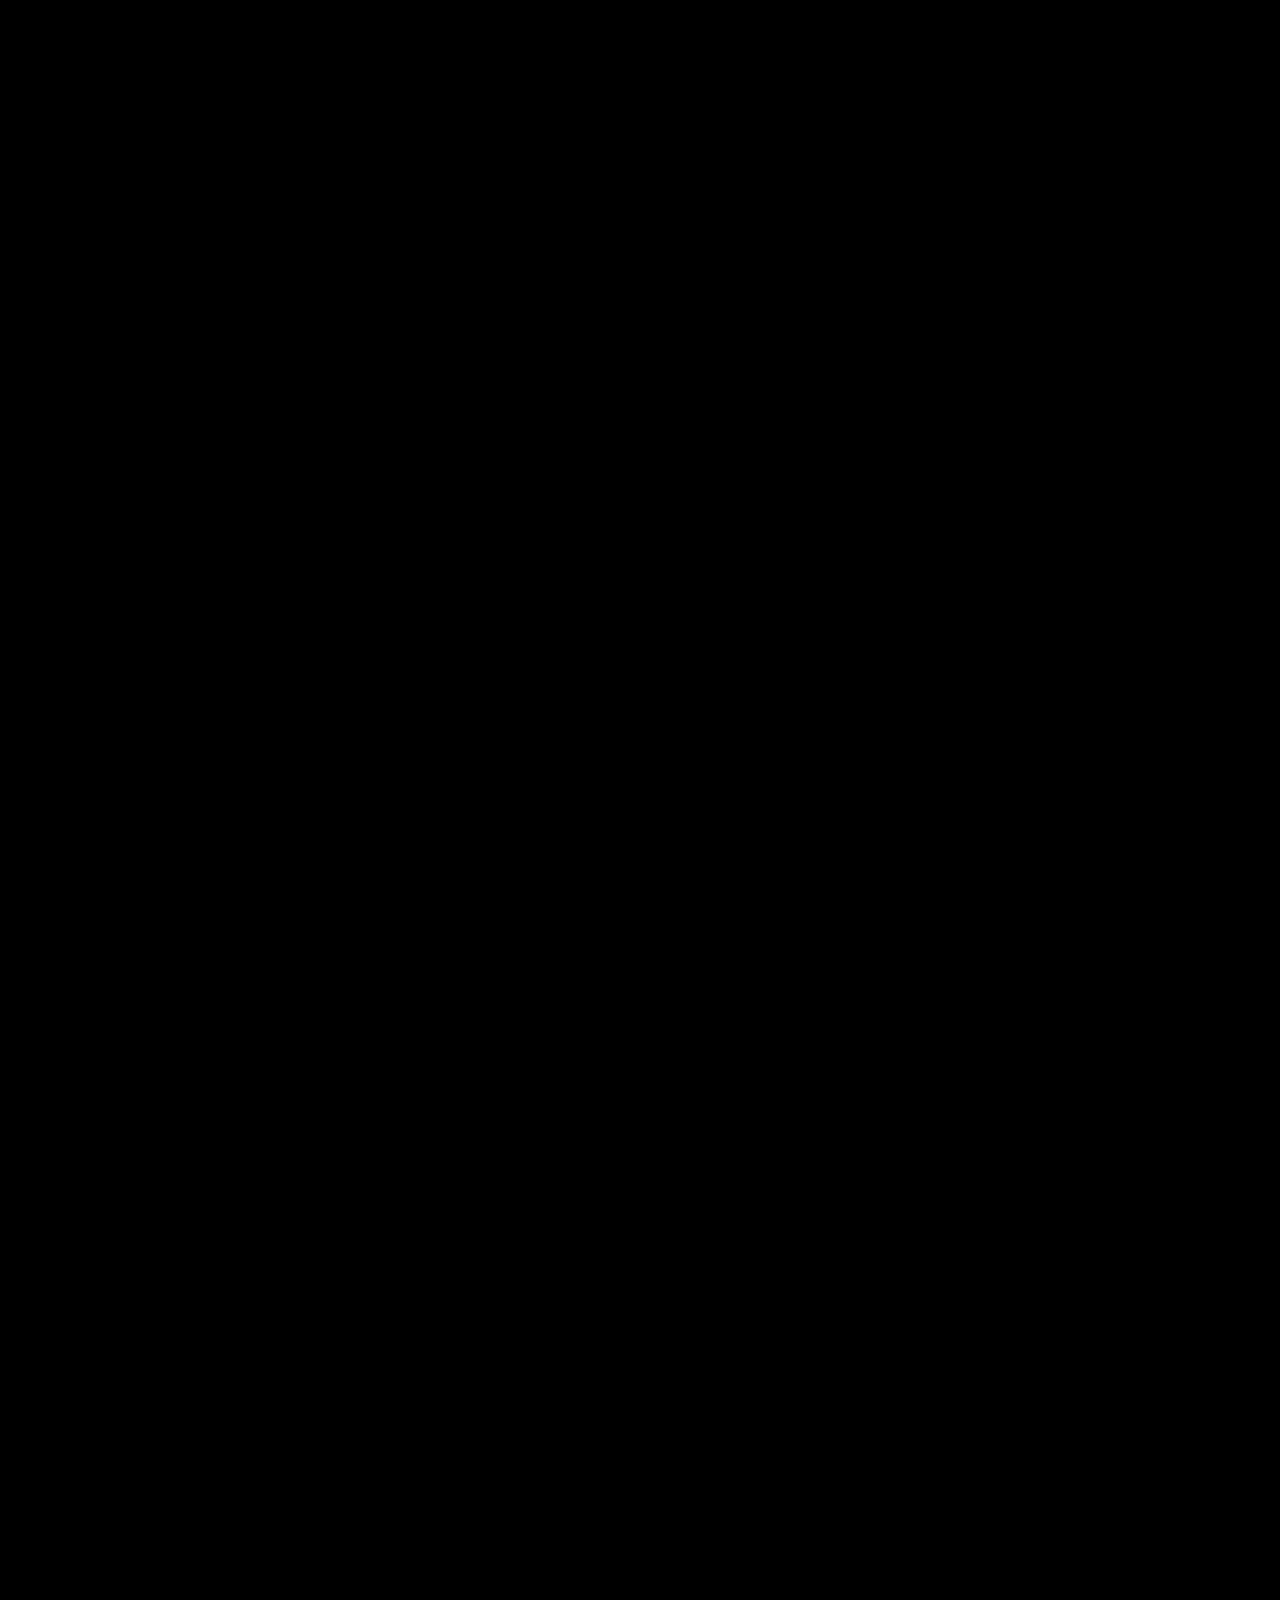
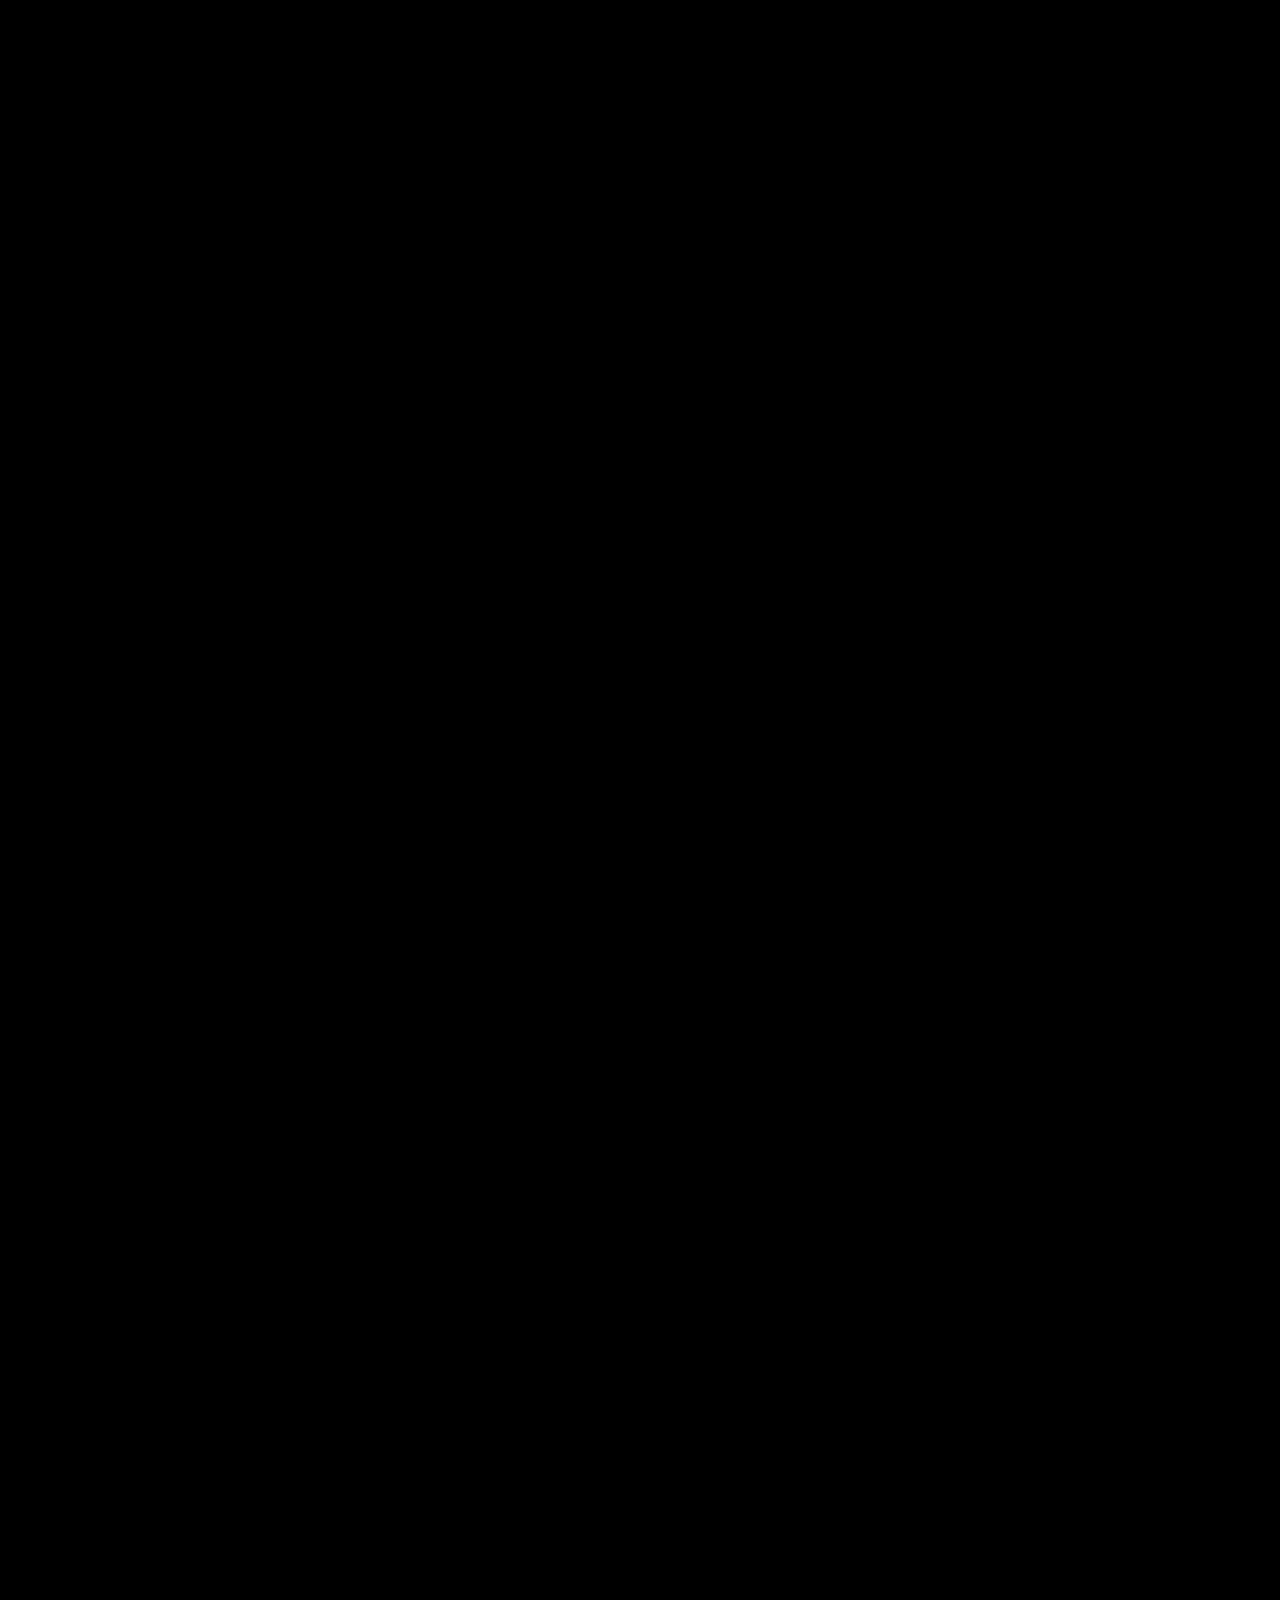
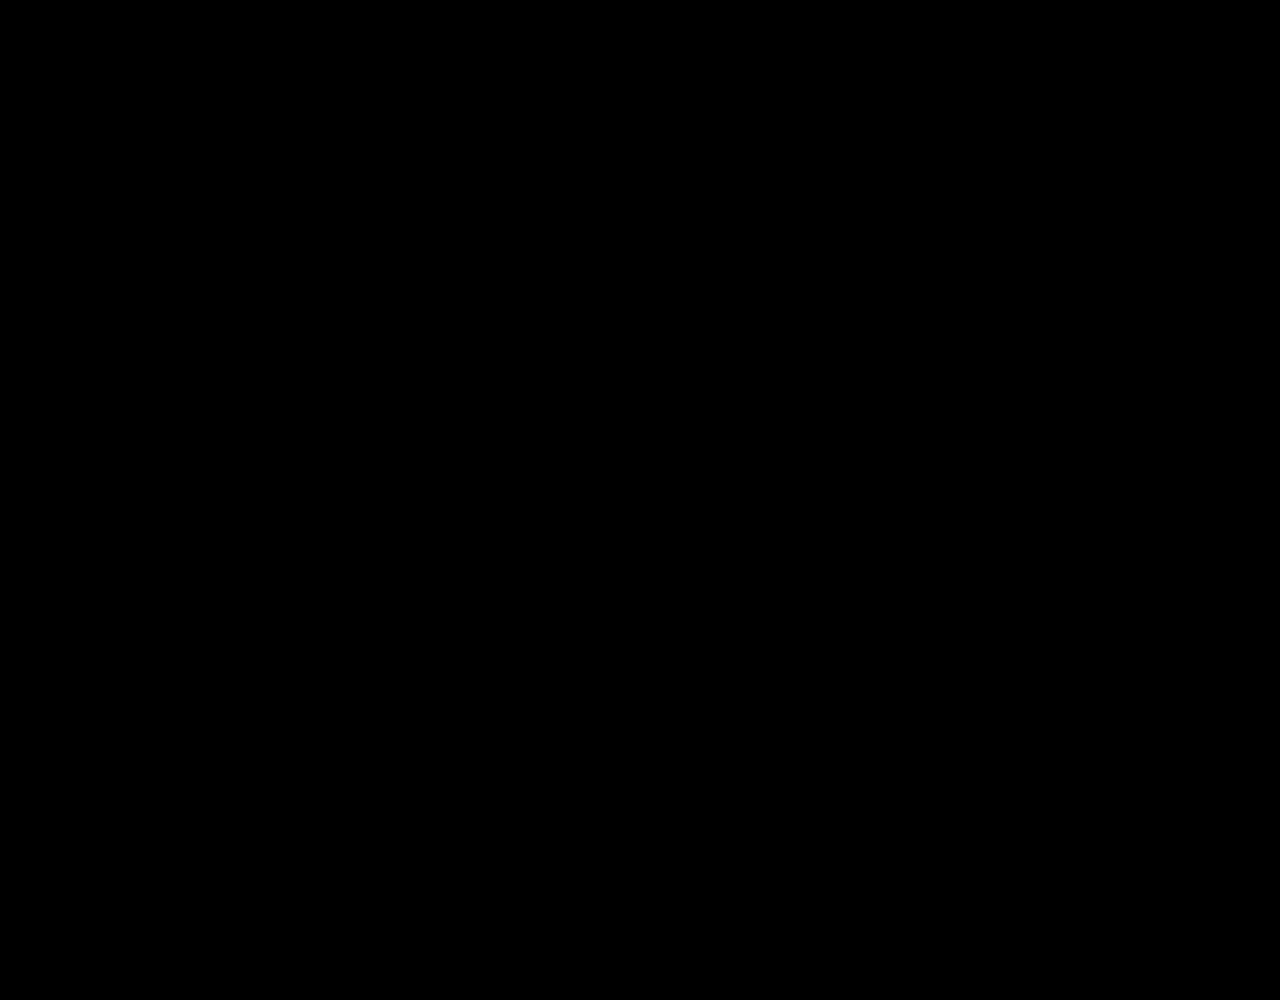
<file: pictureList.html>
<!DOCTYPE html>
<html lang="en">
<head>
    <meta charset="UTF-8">
    <meta name="format-detection" content="telephone=no">
    <meta name="viewport" content="width=device-width, initial-scale=1, maximum-scale=1, user-scalable=no">
    <title>BMW中国</title>
    <link rel="stylesheet" href="css/pictureList.css">
</head>
<body>
    <div class="headDiv">
        <div class="topFrame">
            <img id="back" src="img/back.png" />
            <p id="mainTitle">2015款 530Le</p>
        </div>
        <div class="menu">
            <a href="#page1"><div class="item">外观</div></a>
            <a href="#page2"><div class="item">内饰</div></a>
            <a href="#page3"><div class="item">空间</div></a>
            <a href="#page4"><div class="item">图解</div></a>
            <a href="#page5"><div class="item">官方</div></a>
            <a href="#page6"><div class="item">车展</div></a>
        </div>
        <div class="line"></div>
    </div>

    <div id="fullPage">
        <div class="section">
            <img src="img/4-theme.jpg" />
        </div>
        <div class="section">
            <img src="img/4-inner.jpg" />
        </div>
        <div class="section">
            <img src="img/4-floor.jpg" />
        </div>
        <div class="section ">
        </div>
        <div class="section">
        </div>
        <div class="section">
        </div>
    </div>

    <script type="text/javascript" src="js/jquery-1.8.0.min.js"></script>
    <script type="text/javascript" src="js/jquery.fullPage.min.js"></script>
    <script type="text/javascript" src="js/rem.js"></script>
    <script type="text/javascript">
        $(document).ready(function(){
            var content="";
            var selectIndex;
            var selectItem;
            var list = ["外观","内饰","空间","图解","官方","车展"];
            $('#fullPage').fullpage({
                verticalCentered: true,
                controlArrows: false,
                slidesNavigation: true,
                recordHistory: false,
                anchors: ['page1','page2','page3','page4','page5','page6'],
                afterLoad:function(anchorLink, index){
                    var item = $('.menu').find('.item')[index -1];
                    updateItemInfo(index, item);
                },
                onLeave:function(index, nextIndex, direction) {

                }
            });

            function updateItemInfo(index, item){
                if (selectItem != null) {
                    $(selectItem).removeClass("active");
                }
                selectIndex =index;
                selectItem = item;
                $(item).addClass("active");
            }

            $('#back').click(function(){
                window.history.go(-1);
            })
        });

    </script>
</body>
</html>
</file>
<file: css/index.css>
* {padding: 0;margin: 0;}
body {color: black;font-family:Arial,SimSun;}
.logo {
    position: absolute;
    top: 0;
    right: 1rem;
    width: 4.65rem;
    z-index: 200;
}

.headDiv {
    width: 100%;
    text-align: center;
    background:#e5e5e5 url("../img/shadow.png") no-repeat 0 7.7rem;
    background-size: 15rem;
}

.headDiv .head {
    width: 15rem;
    height: 7.2rem;
    margin: 0.8rem auto;
    box-shadow: 0 0 0.1rem 0.1rem #979d91;
}

.swiper-wrapper {
    display: block;
    margin: 0 auto;
    width: 15rem;
    height: 8rem;
}

.swiper-slide {
    width: 100%;
    height: 100%;
}

.swiper-slide img {
    width: 15rem;
    height: 100%;
}

.pagination {
    display: block;
    margin: 0 auto;
    width: 2rem;
}

#dateDrive {
    position: absolute;
    right: 0;
    top: 8.4rem;
    width: 3.6rem;
    height: 1.2rem;
    line-height: 1.2rem;
    text-align: right;
    color: white;
    font-size: 0.6rem;
    padding-right: 0.4rem;
    background: #176bb9 url("../img/steer.png") no-repeat 0.2rem 0.2rem;
    background-size: auto 0.8rem;
    border-radius: 1.2rem 0 0 1.2rem;
    box-shadow: 0 0 0.1rem 0.1rem #bcc7df;
    z-index: 3;
}

#newsList {
    margin-top: 1rem;
}

#newsList .item {
    display: block;
    margin: 0.5rem auto 0.2rem;
    width: 15rem;
    min-height: 2.4rem;
}

#newsList .itemImg {
    float: left;
    width: 3.5rem;
    margin-right: 0.3rem;
}

#newsList .itemTitle {
    font-size: 0.6rem;
    line-height: 0.8rem;
    font-weight: bold;
    overflow: hidden;
    text-overflow: ellipsis;
    display: -webkit-box;
    -webkit-line-clamp: 1;
    -webkit-box-orient: vertical;
}
#newsList .itemInfo {
    font-size: 0.5rem;
    line-height: 0.7rem;
    margin-top: 0.15rem;
    color: #686c70;
    overflow: hidden;
    text-overflow: ellipsis;
    display: -webkit-box;
    -webkit-line-clamp: 2;
    -webkit-box-orient: vertical;
}

.moreDiv {
    display: block;
    margin: 0 auto;
    width: 15rem;
    height: 1rem;
}
.moreDiv .line {
    float: left;
    width: 12rem;
    margin-top: 0.5rem;
    height: 0.05rem;
    background-color: #d7d9da;
    border-bottom: 0.05rem solid #f8f8f9;
}
.moreDiv #moreNews {
    float: right;
    font-size: 0.5rem;
    width: 3rem;
    height: 1rem;
    line-height: 1rem;
    text-align: right;
    color: #686c70;
    background: url("../img/moreDown.png") no-repeat 0.45rem 0.35rem;
    background-size: 0.25rem 0.3rem;
}

#bmw {
    display: block;
    margin: 1rem auto 0;
    width: 15rem;
    height: 10rem;
}

#bmw .themeLeft {
    float: left;
    width: 7rem;
    height: 10rem;
    background: url("../img/1-bmwBg.png") no-repeat 0 0;
    background-size: 7rem auto;
}

#bmw .themeLeft .oldCar {
    display: block;
    margin-top: 2.8rem;
    width: 7rem;
    margin-left: -1.5rem;
    -webkit-animation: carAnimation ease 4s;
    animation: carAnimation ease 4s;
}

#bmw .themeLeft .light {
    position: absolute;
    width: 8.8rem;
    left: 50%;
    margin-left: -9.5rem;
    margin-top: 1.5rem;
    z-index: 10;
    -webkit-animation: lightAnimation ease 2s 2s both infinite;
    animation: lightAnimation ease 2s 2s both infinite;
}

@-webkit-keyframes carAnimation {
    0% {-webkit-transform: translateX(-100%) scale(0.6);transform: translateX(-100%) scale(0.6);opacity:0;}
    50% {-webkit-transform: translateX(0) scale(1);transform: translateX(0) scale(1);opacity:1;}
}
@keyframes carAnimation {
    0% {transform: translateX(-100%) scale(0.6);opacity:0;}
    50% {transform: translateX(0) scale(1);opacity:1;}
}

@-webkit-keyframes lightAnimation {
    0% {opacity:0;}
    40% {opacity:1;}
    60% {opacity:1;}
    100% {opacity:0;}
}
@keyframes lightAnimation {
    0% {opacity:0;}
    40% {opacity:1;}
    60% {opacity:1;}
    100% {opacity:0;}
}

#bmw .themeLeft .history {
    margin-top: 0.7rem;
    font-size: 0.6rem;
    line-height: 1rem;
    text-align: center;
    color: #686c70;
}

#bmw .arrowRight {
    width: 0.3rem;
    height: 0.25rem;
    margin-left: 0.2rem;
    margin-top: -0.375rem;
}

#bmw .themeRight {
    float: right;
    width: 7.5rem;
    height: 8.4rem;
    color: #b9baba;
    margin-top: 0.5rem;
    border-left: 1px dotted ;
}

#bmw .themeRight .marketTitle {
    display: block;
    margin: 0.2rem auto 0;
    width: 5rem;
}

#bmw .themeRight .marketCar {
    width: 100%;
    margin-top: 1.2rem;
    margin-bottom: 0.3rem;
}

#bmw .themeRight #moreAct {
    text-align: center;
    font-size: 0.6rem;
    line-height: 1rem;
    color: #686c70;
}

.cdFrame {
    display: block;
    margin: 0 auto;
    width: 15rem;
    height: 1.2rem;
}

.cdFrame .cdTitle {
    float: left;
    font-size: 0.8rem;
    font-weight: bold;
}
.cdFrame .line {
    float: right;
    width: 11.5rem;
    margin-top: 0.5rem;
    height: 0.05rem;
    background-color: #d7d9da;
    border-bottom: 0.05rem solid #f8f8f9;
}

.carList {
    display: block;
    margin: 0 auto;
    width: 15rem;
    height: 21rem;
    overflow: hidden;
}

.carList #lIndex {
    float: left;
    width: 1.6rem;
    height: 21rem;

}
.carList #lIndex .item {
    font-size: 0.65rem;
    text-align: center;
    width: 1.6rem;
    height: 1.6rem;
    line-height: 1.6rem;
    border-radius: 1.6rem;
    color: #76787f;
    margin: 0.3rem 0;
}

.carList #activeBg {
    position: absolute;
    margin-top: 2.2rem;
    width: 1.6rem;
    height: 1.6rem;
    line-height: 1.6rem;
    border-radius: 1.6rem;
    background-color: #2d6799;
    z-index: -1;
}

.carList #rInfo {
    float: right;
    width: 13rem;
    height: 20rem;
    overflow-y: scroll;
}

.carList .carItem {
    float: left;
    width: 6.5rem;
    height: 5rem;
    margin-top: 0.3rem;
    margin-bottom: 0.5rem;
}

.carList .carItem .car {
    display: block;
    width: 5.25rem;
    margin: 0 auto;
}
.carList .carItem .carTitle {
    color: black;
    font-size: 0.6rem;
    font-weight: bold;
    line-height: 0.8rem;
    margin-top: 0.3rem;
    margin-left: 0.8rem;
}
.carList .carItem .carPrice {
    font-size: 0.5rem;
    line-height: 1rem;
    color: #999c9f;
    margin-left: 0.8rem;
}

.carList #num {
    position: absolute;
    margin-top: 17rem;
    right: 1rem;
    width: 5rem;
    font-size: 5rem;
    color: #e5e7e8;
    font-weight: bold;
    text-align: center;
    z-index: -1;
}
</file>
<file: css/bmw.css>
* {padding: 0;margin: 0;}
body {
    color: white;
}

.logo {
    position: absolute;
    top: 0;
    right: 1rem;
    width: 4.65rem;
    z-index: 200;
}

.topFrame {
    background-color: #f8f8f8;
    padding-bottom: 0.5rem;
}

.topFrame  .car {
    float: left;
    width: 5rem;
    margin-top: 1.8rem;
}

.topFrame .bmw100 {
    float: right;
    width: 10.575rem;
    margin-top: 1.2rem;
    margin-right: 0.425rem;
}

.topFrame .chairman {
    width: 15rem;
    display: block;
    margin: 0 auto;
}

.contentFrame {
    display: block;
    width: 15rem;
    margin: 0 auto;
}

.intro {
    font-size: 0.5rem;
    line-height: 0.7rem;
    color: black;
}

.arrowLine {
    width: 15rem;
    margin: 0.5rem 0;
}

.bmwHistory {
    width: 15rem;
}
</file>
<file: css/common.css>
* {padding: 0;margin: 0;}
body {color: white;font-family:Arial,SimSun;}

.logo {
    position: absolute;
    top: 0;
    right: 1rem;
    width: 4.65rem;
    z-index: 200;
}

.topFrame {
    width: 100%;
    height: 2.5rem;
    background-color: #4c5256;
    border-bottom: 0.05rem solid black;
}

.topFrame .themeTitle {
    font-size: 1.2rem;
    line-height: 2.5rem;
    font-weight: bold;
    margin-left: 1rem;
}

#orientLayer {
    display: none;
}

@media screen and (min-aspect-ratio: 12/7) {
    #orientLayer {
        display: block;
    }
}

#orientLayer {
    position: fixed;
    left: 0;
    top: 0;
    width: 100%;
    height: 100%;
    background-color: #333333;
    z-index: 300;
}

#orientLayer .contentFrame {
    position: absolute;
    width: 240px;
    height: 160px;
    left: 50%;
    top: 50%;
    margin-left: -120px;
    margin-top: -80px;
}

#orientLayer .tipTitle {
    font-size: 16px;
    color: white;
    margin-top: 10px;
}

#orientLayer .phone {
    display: block;
    margin: 0 auto;
    width: 50px;
    height: 96px;
    -webkit-transform: rotate(90deg);
}

.rotatePhoneAnimation {
    animation:rotatePhone 1s linear 0s alternate none infinite;
    -webkit-animation:rotatePhone 1s linear 0s alternate none infinite;
}

@keyframes rotatePhone {
    0% {transform: rotate(90deg);}
    10% {transform: rotate(90deg);}
    90% {transform: rotate(0deg);}
    100% {transform: rotate(0deg);}
}

@-webkit-keyframes rotatePhone{
    0% {-webkit-transform: rotate(90deg);transform: rotate(90deg);}
    10% {-webkit-transform: rotate(90deg);transform: rotate(90deg);}
    90% {-webkit-transform: rotate(0deg);transform: rotate(0deg);}
    100% {-webkit-transform: rotate(0deg);transform: rotate(0deg);}
}
</file>
<file: css/dateDrive.css>
body {
    background: url("../img/dateBg.jpg") no-repeat 0 2.5rem;
    background-size: 100% auto;
}

.contentFrame {
    display: block;
    margin: 1.5rem auto 0;
    width: 14rem;
    height: 16rem;
}

.contentFrame .leftDiv {
    float: left;
    width: 4.6rem;
    font-size: 1rem;
}

.contentFrame .leftDiv p{
    font-size: 0.8rem;
    color: #9a9b9b;
    margin-top: 0.6rem;
    height: 1.6rem;
    line-height: 1.6rem;
}

.contentFrame .rightDiv {
    float: right;
    width: 9.4rem;
}

form {
    width: 15rem;
    font-size: 1rem;
}

label {
    float: left;
    display: inline-block;
    font-size: 0.8rem;
    width: 4rem;
    height: 1.6rem;
    line-height: 1.6rem;
    margin-top: 0.6rem;
    color: #9a9b9b;
}

input,select {
    -webkit-appearance: none;
    box-sizing: border-box;
    -moz-box-sizing: border-box;  /*Firefox3.5+*/
    -webkit-box-sizing: border-box; /*Safari3.2+*/
    border: none;
    background-color: #cacfd2;
    width: 8rem;
    height: 1.5rem;
    color: white;
    font-size: 0.7rem;
    margin-left: 0.5rem;
    border-radius: 0.15rem;
}

input {
    padding-left: 0.2rem;
    margin-top: 0.7rem;
}

select {
    margin-top: 0.7rem;
    font-size: 0.7rem;
    padding-left: 0.2rem;
    background: #cacfd2 url(../img/arrowDown.png) no-repeat 7.1rem center;
    background-size: 0.4rem auto;
}

.s2 {
    width: 3.75rem;
    background-position-x: 2.8rem;
}

.s3 {
    width: 3rem;
    background-position-x: 2.4rem;
}

.s4 {
    width: 2rem;
    background-position-x: 1.2rem;
}

#submitInfo {
    width: 8rem;
    height: 1.5rem;
    line-height: 1.4rem;
    text-align: center;
    font-size: 0.7rem;
    font-weight: bold;
    color: white;
    margin-left: 0.5rem;
    margin-top: 0.7rem;
    background: #2b72a6 url("../img/arrowRWhite.png") no-repeat 6rem center;
    border-radius: 0.15rem;
}
</file>
<file: css/newsDetail.css>
* {padding: 0;margin: 0;}
body {color: white;font-family:Arial,SimSun;}

.logo {
    position: absolute;
    top: 0;
    right: 1rem;
    width: 4.65rem;
    margin: 0;
    z-index: 200;
}

.topFrame {
    width: 100%;
    height: 2.5rem;
    background-color: #4c5256;
    border-bottom: 0.05rem solid black;
}

.topFrame .themeTitle {
    color: white;
    font-size: 1.2rem;
    line-height: 2.5rem;
    font-weight: bold;
    margin: 0;
}

.headDiv {
    color: #adb1b5;
    font-size: 0.6rem;
    border-bottom: 1px solid #d5d8da;
}

.headDiv .mainTitle {
    color: black;
    font-weight: bold;
    font-size: 1rem;
    line-height: 1.2rem;
    margin-left: 0.4rem;
    margin-top: 0.5rem;
    text-indent: 0;
}

.headDiv .subTitle {
    font-size: 0.6rem;
    color: #4b4b4b;
    margin: 0.2rem 0 0.5rem 0.4rem;
    text-indent: 0;
}

.newsDetail {
    width: 100%;
}

p {
    color: #303030;
    font-size: 0.8rem;
    line-height: 1.2rem;
    margin: 0.5rem 0.5rem 0.4rem;
    text-indent: 1.3rem;
}

.pTitle{
    color: #333333;
    font-weight: bold;
    font-size: 0.8rem;
    text-indent: 0;
}

.carTitle {
    color: #333333;
    font-weight: bold;
    font-size: 0.7rem;
    text-align: center;
    margin: 0.2rem 0.5rem 0.4rem;
}

img {
    width: 15rem;
    margin: 0.5rem;
}
</file>
<file: css/newsList.css>
.themeDiv {
    width: 100%;
    height: 8.4rem;
    background: url("../img/theme1.jpg") no-repeat;
    background-size: 100% auto;
    overflow: hidden;
}

#newsList {
    margin-top: 0.6rem;
}

#newsList .item {
    display: block;
    margin: 0.5rem auto 0.2rem;
    width: 15rem;
    min-height: 2.4rem;
}

#newsList .itemImg {
    float: left;
    width: 3.5rem;
    margin-right: 0.3rem;
}

#newsList .itemTitle {
    font-size: 0.6rem;
    line-height: 0.8rem;
    font-weight: bold;
    color: black;
    overflow: hidden;
    text-overflow: ellipsis;
    display: -webkit-box;
    -webkit-line-clamp: 1;
    -webkit-box-orient: vertical;
}
#newsList .itemInfo {
    font-size: 0.5rem;
    line-height: 0.7rem;
    margin-top: 0.15rem;
    color: #686c70;
    overflow: hidden;
    text-overflow: ellipsis;
    display: -webkit-box;
    -webkit-line-clamp: 2;
    -webkit-box-orient: vertical;
}
</file>
<file: css/pictureList.css>
* {padding: 0;margin: 0;}
body {color: white;background-color:black;font-family:Arial,SimSun;}

.headDiv {
    position: fixed;
    top: 0;
    left: 0;
    width: 100%;
    background-color: black;
    z-index: 3;
}

.topFrame {
    width: 100%;
    height: 2rem;
}

.topFrame #back {
    float: left;
    width: 0.4rem;
    height: 0.7rem;
    margin-top: 0.65rem;
    margin-left: 1rem;
}

.topFrame #mainTitle {
    position: absolute;
    width: 100%;
    font-size: 0.8rem;
    color: #aaabac;
    line-height: 2rem;
    text-align: center;
    z-index: -1;
}

.menu {
    width: 100%;
    height: 1.6rem;
    overflow-x: scroll;
}

.menu .item {
    display: inline-block;
    width: 1.5rem;
    font-size: 0.7rem;
    line-height: 1.5rem;
    text-align: center;
    margin-left: 0.8rem;
    color: #5f6061;
    border-bottom: none;
}

.menu .active {
    color: #b4b5b6;
    border-bottom: 0.1rem solid #b4b5b6;
}

.line {
    position: absolute;
    top: 3.5rem;
    width: 100%;
    height: 0.1rem;
    background-color: #1c1d1e;
    z-index: -1;
}

#fullPage {
    margin-top: 5rem;
}

#fullPage img {
    vertical-align: middle;
    margin-top: 3rem;
    width: 100%;
}
</file>
